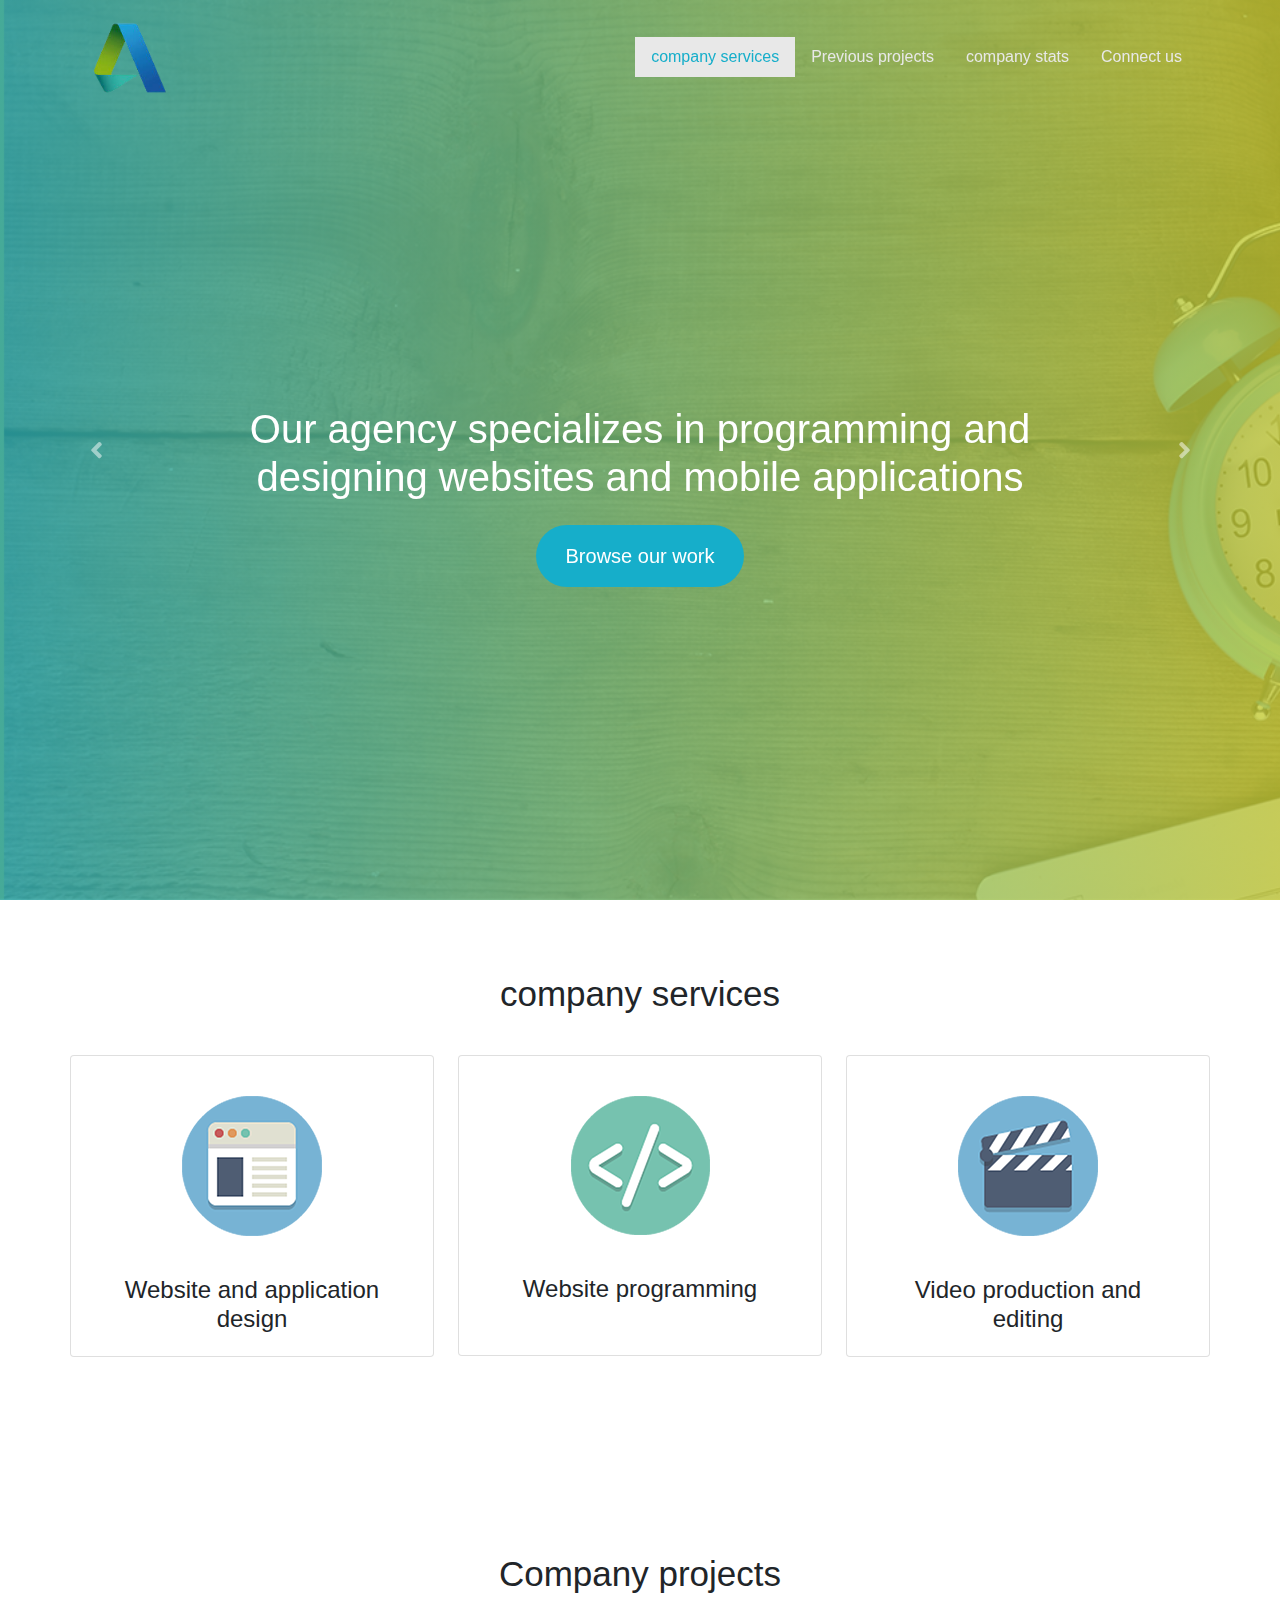
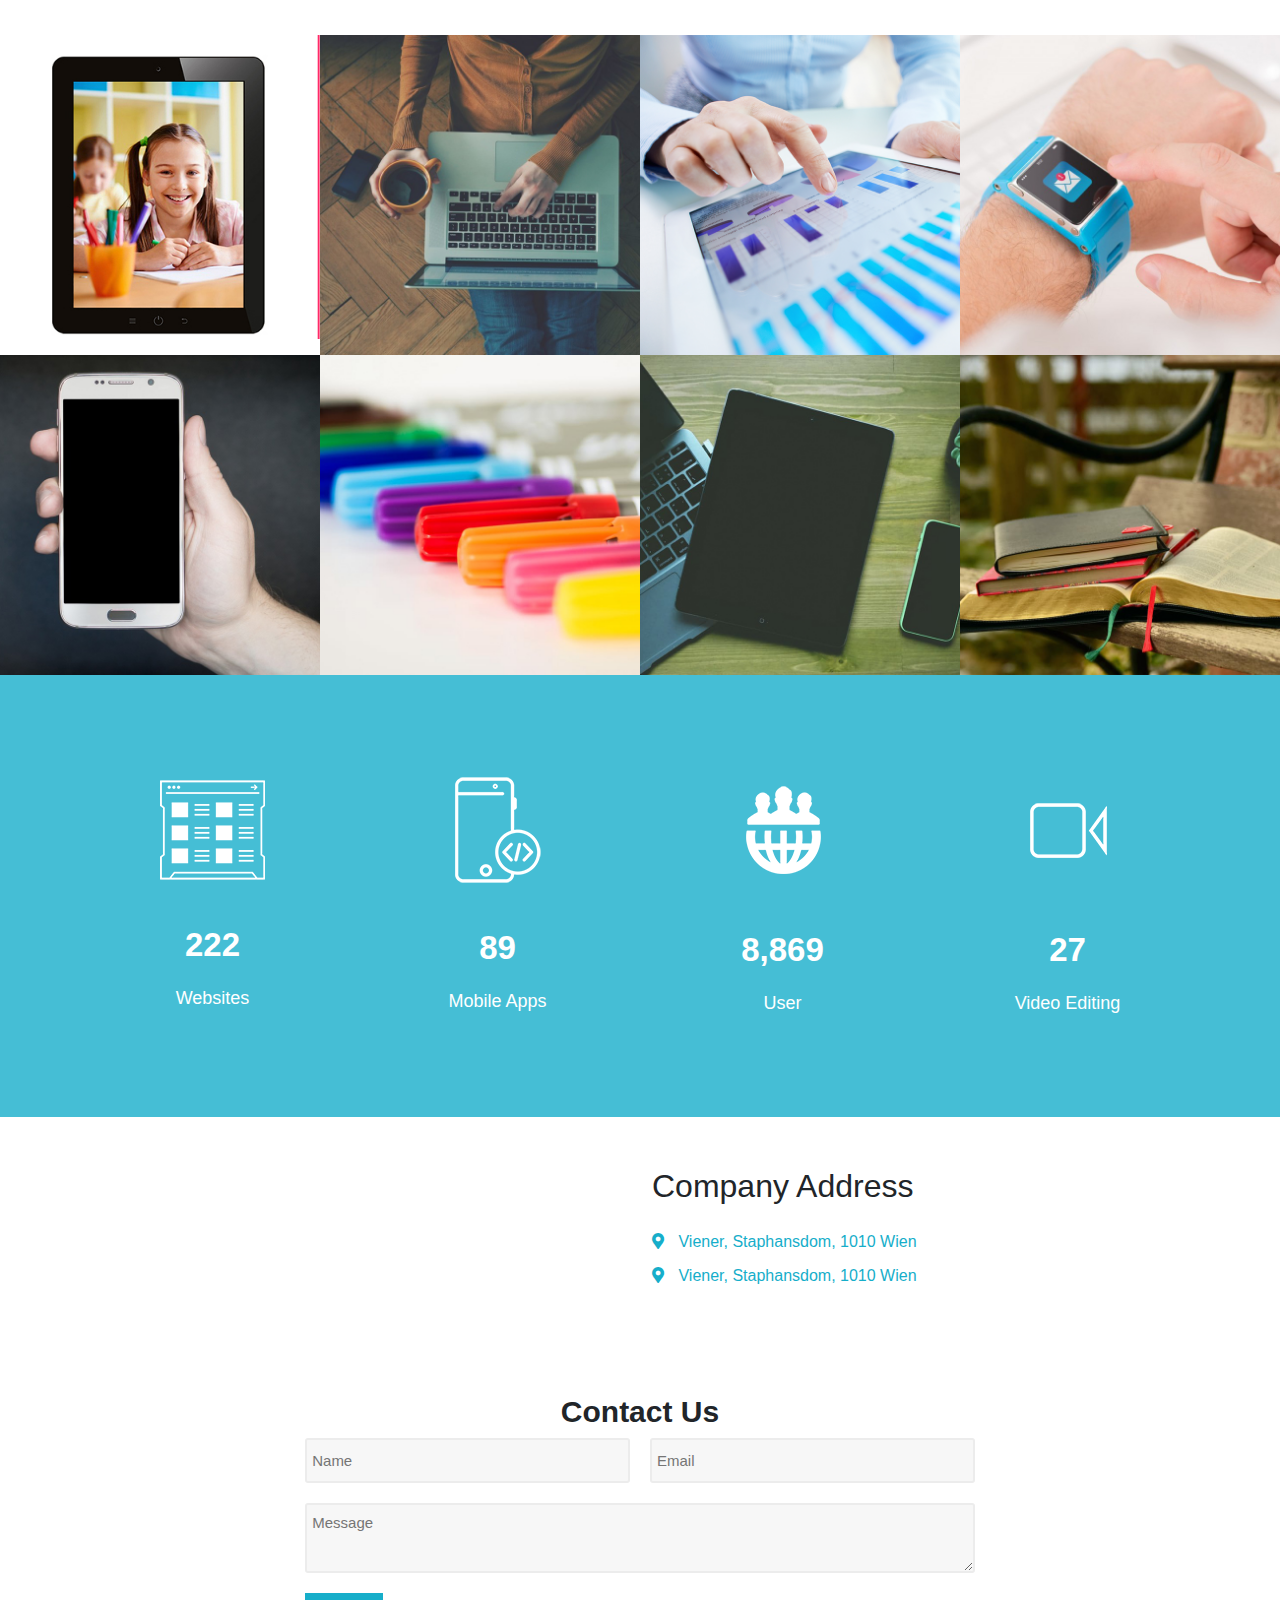
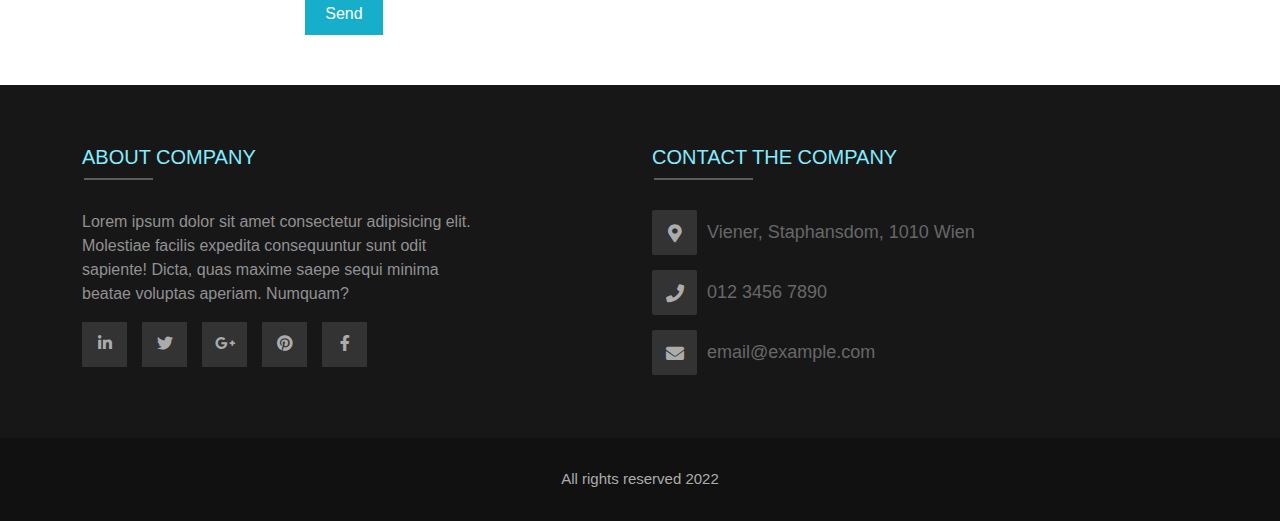
<file: firma/index.html>
<!DOCTYPE html>
<html lang="en">
<head>
    <meta charset="UTF-8">
    <meta http-equiv="X-UA-Compatible" content="IE=edge">
    <meta name="viewport" content="width=device-width, initial-scale=1.0">
    <link rel="stylesheet" href="css/all.min.css">
    <link rel="stylesheet" href="css/bootstrap.css">
    <link rel="stylesheet" href="css/normalize.css">
    <link rel="stylesheet" href="css/style.css">
    <link rel="stylesheet" href="https://cdnjs.cloudflare.com/ajax/libs/font-awesome/5.15.4/css/all.min.css" integrity="sha512-1ycn6IcaQQ40/MKBW2W4Rhis/DbILU74C1vSrLJxCq57o941Ym01SwNsOMqvEBFlcgUa6xLiPY/NS5R+E6ztJQ==" crossorigin="anonymous" referrerpolicy="no-referrer" />

    <title>agency</title>
</head>
<body data-bs-spy="scroll" data-bs-target="#navbar">
    <nav class="navbar navbar-expand-lg fixed-top" id="navbar">
        <div class="container">
          <a class="navbar-brand" href="#">
              <img src="imgs/logo.png" alt="logo">
          </a>
          <button class="navbar-toggler" type="button" data-bs-toggle="collapse" data-bs-target="#navbarSupportedContent" aria-controls="navbarSupportedContent" aria-expanded="false" aria-label="Toggle navigation">
            <i class="fas fa-bars"></i>
          </button>
          <div class="collapse navbar-collapse" id="navbarSupportedContent">
            <ul class="navbar-nav ms-auto mb-2 mb-lg-0">
              <li class="nav-item">
                <a class="nav-link active" aria-current="page" href="#services">company services</a>
              </li>
              <li class="nav-item">
                <a class="nav-link" href="#gallery">Previous projects</a>
              </li>
              <li class="nav-item">
                <a class="nav-link" href="#statistics">company stats</a>
              </li>
              <li class="nav-item">
                <a class="nav-link" href="#contacts">Connect us</a>
              </li>
            </ul>
          </div>
        </div>
      </nav>
    <header>        
        <!-- <div class="contener">
            <a href="#" class="logo">
                <img src="imgs/logo.png" alt="Logo">
            </a>

            <ul id="navbar">
                <a href="#services" class="active"> <li>company services</li></a>
                <a href="#projects"> <li>Previous projects</li></a>
                <a href="#stats"> <li>company stats</li></a>
                <a href="#connect"> <li>Connect us</li></a>
            </ul>
        </div> -->
        <div class="landing">
            <div id="carouselExampleControls" class="carousel slide" data-bs-ride="carousel">
                <div class="carousel-inner">
                  <div class="carousel-item active">
                      <div class="carousel-content">
                          <h2>Our agency specializes in programming and designing websites and mobile applications</h2>
                          <a href="#gallery">Browse our work</a>
                      </div>
                  </div>
                  <div class="carousel-item">
                    <div class="carousel-content">
                        <h2>Our agency specializes in programming and designing websites and mobile applications</h2>
                        <a href="#contacts">Contact Us</a>
                    </div>
                  </div>
                </div>
                <button class="carousel-control-prev" type="button" data-bs-target="#carouselExampleControls" data-bs-slide="prev">
                    <i class="fas fa-angle-left"></i>
                </button>
                <button class="carousel-control-next" type="button" data-bs-target="#carouselExampleControls" data-bs-slide="next">
                    <i class="fas fa-angle-right"></i>
                </button>
              </div>
        </div>
    </header>

    <main>
        <section class="services" id="services">
            <div class="contener">
                <h1 class="main-h1">company services</h1>
                <div class="row">
                    <div class="col-md-4">
                        <div class="card text-center">
                            <div class="card-img">
                                <img src="imgs/feature-1.png" alt="feature">
                            </div>
                            <div class="card-text">
                                <h4>Website and application design</h4>
                                <p>Lorem ipsum dolor sit amet consectetur adipisicing elit. Facere recusandae placeat repellendus est </p>
                            </div>
                        </div>
                    </div>
                    <div class="col-md-4">
                        <div class="card text-center">
                            <div class="card-img">
                                <img src="imgs/feature-2.png" alt="feature">
                            </div>
                            <div class="card-text">
                                <h4>Website programming</h4>
                                <p>Lorem ipsum dolor sit amet consectetur adipisicing elit. Facere recusandae placeat repellendus est </p>
                            </div>
                        </div>
                    </div>
                    <div class="col-md-4">
                        <div class="card text-center">
                            <div class="card-img">
                                <img src="imgs/feature-3.png" alt="feature">
                            </div>
                            <div class="card-text">
                                <h4>Video production and editing</h4>
                                <p>Lorem ipsum dolor sit amet consectetur adipisicing elit. Facere recusandae placeat repellendus est</p>
                            </div>
                        </div>
                    </div>
                </div>
            </div>
        </section>

        <section class="gallery" id="gallery">
            <h1 class="main-h1">Company projects</h1>
            <div class="gallery-work">
                <div class="box">
                    <a href="#img1">
                        <img src="imgs/gallery/1.jpg" alt="">
                        <div class="icon">
                            <i class="fas fa-search-plus"></i>
                        </div>
                    </a>
                    <div class="gallery-overlay" id="img1">
                        <div class="row">
                            <div class="col-md-6">
                                <div class="gallery-img">
                                    <img src="imgs/gallery/1.jpg" alt="">
                                </div>
                            </div>
                            <div class="col-md-6">
                                <div class="gallery-text">
                                    <h4>Video design for creativity foundation for web development and design</h4>
                                    <ul>
                                        <li><i class="fas fa-tags"></i></li>
                                        <li><a href=""> After Effect,</a></li>
                                        <li><a href="">Video Editing,</a></li>
                                        <li><a href="">Photoshop</a></li>
                                    </ul>
                                    <p>Lorem ipsum dolor sit amet consectetur adipisicing elit. Accusamus ipsam maiores illum totam, sed ipsum, molestias cumque aut tempore dignissimos dolor, labore animi ullam quod.</p>
                                    <a href="#" class="btn">Project visit</a>
                                    <a href="#page" class="close">x</a>
                                </div>
                            </div>
                        </div>
                    </div>
                </div>
                <div class="box">
                    <a href="#img2">
                        <img src="imgs/gallery/2.jpg" alt="">
                        <div class="icon">
                            <i class="fas fa-search-plus"></i>
                        </div>
                    </a>
                    <div class="gallery-overlay" id="img2">
                        <div class="row">
                            <div class="col-md-6">
                                <div class="gallery-img">
                                    <img src="imgs/gallery/2.jpg" alt="">
                                </div>
                            </div>
                            <div class="col-md-6">
                                <div class="gallery-text">
                                    <h4>Video design for creativity foundation for web development and design</h4>
                                    <ul>
                                        <li><i class="fas fa-tags"></i></li>
                                        <li><a href=""> After Effect,</a></li>
                                        <li><a href="">Video Editing,</a></li>
                                        <li><a href="">Photoshop</a></li>
                                    </ul>
                                    <p>Lorem ipsum dolor sit amet consectetur adipisicing elit. Accusamus ipsam maiores illum totam, sed ipsum, molestias cumque aut tempore dignissimos dolor, labore animi ullam quod.</p>
                                    <a href="#" class="btn">Project visit</a>
                                    <a href="#page" class="close">x</a>
                                </div>
                            </div>
                        </div>
                    </div>
                </div>
                <div class="box">
                    <a href="#img3">
                        <img src="imgs/gallery/3.jpg" alt="">
                        <div class="icon">
                            <i class="fas fa-search-plus"></i>
                        </div>
                    </a>
                    <div class="gallery-overlay" id="img3">
                        <div class="row">
                            <div class="col-md-6">
                                <div class="gallery-img">
                                    <img src="imgs/gallery/3.jpg" alt="">
                                </div>
                            </div>
                            <div class="col-md-6">
                                <div class="gallery-text">
                                    <h4>Video design for creativity foundation for web development and design</h4>
                                    <ul>
                                        <li><i class="fas fa-tags"></i></li>
                                        <li><a href=""> After Effect,</a></li>
                                        <li><a href="">Video Editing,</a></li>
                                        <li><a href="">Photoshop</a></li>
                                    </ul>
                                    <p>Lorem ipsum dolor sit amet consectetur adipisicing elit. Accusamus ipsam maiores illum totam, sed ipsum, molestias cumque aut tempore dignissimos dolor, labore animi ullam quod.</p>
                                    <a href="#" class="btn">Project visit</a>
                                    <a href="#page" class="close">x</a>
                                </div>
                            </div>
                        </div>
                    </div>
                </div>
                <div class="box">
                    <a href="#img4">
                        <img src="imgs/gallery/4.jpg" alt="">
                        <div class="icon">
                            <i class="fas fa-search-plus"></i>
                        </div>
                    </a>
                    <div class="gallery-overlay" id="img4">
                        <div class="row">
                            <div class="col-md-6">
                                <div class="gallery-img">
                                    <img src="imgs/gallery/4.jpg" alt="">
                                </div>
                            </div>
                            <div class="col-md-6">
                                <div class="gallery-text">
                                    <h4>Video design for creativity foundation for web development and design</h4>
                                    <ul>
                                        <li><i class="fas fa-tags"></i></li>
                                        <li><a href=""> After Effect,</a></li>
                                        <li><a href="">Video Editing,</a></li>
                                        <li><a href="">Photoshop</a></li>
                                    </ul>
                                    <p>Lorem ipsum dolor sit amet consectetur adipisicing elit. Accusamus ipsam maiores illum totam, sed ipsum, molestias cumque aut tempore dignissimos dolor, labore animi ullam quod.</p>
                                    <a href="#" class="btn">Project visit</a>
                                    <a href="#page" class="close">x</a>
                                </div>
                            </div>
                        </div>
                    </div>
                </div>
                <div class="box">
                    <a href="#img5">
                        <img src="imgs/gallery/5.jpg" alt="">
                        <div class="icon">
                            <i class="fas fa-search-plus"></i>
                        </div>
                    </a>
                    <div class="gallery-overlay" id="img5">
                        <div class="row">
                            <div class="col-md-6">
                                <div class="gallery-img">
                                    <img src="imgs/gallery/5.jpg" alt="">
                                </div>
                            </div>
                            <div class="col-md-6">
                                <div class="gallery-text">
                                    <h4>Video design for creativity foundation for web development and design</h4>
                                    <ul>
                                        <li><i class="fas fa-tags"></i></li>
                                        <li><a href=""> After Effect,</a></li>
                                        <li><a href="">Video Editing,</a></li>
                                        <li><a href="">Photoshop</a></li>
                                    </ul>
                                    <p>Lorem ipsum dolor sit amet consectetur adipisicing elit. Accusamus ipsam maiores illum totam, sed ipsum, molestias cumque aut tempore dignissimos dolor, labore animi ullam quod.</p>
                                    <a href="#" class="btn">Project visit</a>
                                    <a href="#page" class="close">x</a>
                                </div>
                            </div>
                        </div>
                    </div>
                </div>
                <div class="box">
                    <a href="#img6">
                        <img src="imgs/gallery/6.jpg" alt="">
                        <div class="icon">
                            <i class="fas fa-search-plus"></i>
                        </div>
                    </a>
                    <div class="gallery-overlay" id="img6">
                        <div class="row">
                            <div class="col-md-6">
                                <div class="gallery-img">
                                    <img src="imgs/gallery/6.jpg" alt="">
                                </div>
                            </div>
                            <div class="col-md-6">
                                <div class="gallery-text">
                                    <h4>Video design for creativity foundation for web development and design</h4>
                                    <ul>
                                        <li><i class="fas fa-tags"></i></li>
                                        <li><a href=""> After Effect,</a></li>
                                        <li><a href="">Video Editing,</a></li>
                                        <li><a href="">Photoshop</a></li>
                                    </ul>
                                    <p>Lorem ipsum dolor sit amet consectetur adipisicing elit. Accusamus ipsam maiores illum totam, sed ipsum, molestias cumque aut tempore dignissimos dolor, labore animi ullam quod.</p>
                                    <a href="#" class="btn">Project visit</a>
                                    <a href="#page" class="close">x</a>
                                </div>
                            </div>
                        </div>
                    </div>
                </div>
                <div class="box">
                    <a href="#img7">
                        <img src="imgs/gallery/7.jpg" alt="">
                        <div class="icon">
                            <i class="fas fa-search-plus"></i>
                        </div>
                    </a>
                    <div class="gallery-overlay" id="img7">
                        <div class="row">
                            <div class="col-md-6">
                                <div class="gallery-img">
                                    <img src="imgs/gallery/7.jpg" alt="">
                                </div>
                            </div>
                            <div class="col-md-6">
                                <div class="gallery-text">
                                    <h4>Video design for creativity foundation for web development and design</h4>
                                    <ul>
                                        <li><i class="fas fa-tags"></i></li>
                                        <li><a href=""> After Effect,</a></li>
                                        <li><a href="">Video Editing,</a></li>
                                        <li><a href="">Photoshop</a></li>
                                    </ul>
                                    <p>Lorem ipsum dolor sit amet consectetur adipisicing elit. Accusamus ipsam maiores illum totam, sed ipsum, molestias cumque aut tempore dignissimos dolor, labore animi ullam quod.</p>
                                    <a href="#" class="btn">Project visit</a>
                                    <a href="#page" class="close">x</a>
                                </div>
                            </div>
                        </div>
                    </div>
                </div>
                <div class="box">
                    <a href="#img8">
                        <img src="imgs/gallery/8.jpg" alt="">
                        <div class="icon">
                            <i class="fas fa-search-plus"></i>
                        </div>
                    </a>
                    <div class="gallery-overlay" id="img8">
                        <div class="row">
                            <div class="col-md-6">
                                <div class="gallery-img">
                                    <img src="imgs/gallery/8.jpg" alt="">
                                </div>
                            </div>
                            <div class="col-md-6">
                                <div class="gallery-text">
                                    <h4>Video design for creativity foundation for web development and design</h4>
                                    <ul>
                                        <li><i class="fas fa-tags"></i></li>
                                        <li><a href=""> After Effect,</a></li>
                                        <li><a href="">Video Editing,</a></li>
                                        <li><a href="">Photoshop</a></li>
                                    </ul>
                                    <p>Lorem ipsum dolor sit amet consectetur adipisicing elit. Accusamus ipsam maiores illum totam, sed ipsum, molestias cumque aut tempore dignissimos dolor, labore animi ullam quod.</p>
                                    <a href="#" class="btn">Project visit</a>
                                    <a href="#page" class="close">x</a>
                                </div>
                            </div>
                        </div>
                    </div>
                </div>
            </div>
        </section>

        <section class="statistics" id="statistics">
            <div class="overlay text-center">
                <div class="container">
                    <div class="row">
                        <div class="main-col col-md-3 col-sm-6">
                            <img src="imgs/icon1.png" alt="website">
                            <div class="count" id="website-count">

                            </div>
                            <span class="counter">Websites</span>
                        </div>
                        <div class="main-col col-md-3 col-sm-6">
                            <img src="imgs/icon2.png" alt="website">
                            <div class="count" id="app-count">

                            </div>
                            <span class="counter">Mobile Apps</span>
                        </div>
                        <div class="main-col col-md-3 col-sm-6">
                            <img src="imgs/icon3.png" alt="website">
                            <div class="count" id="user-count">

                            </div>
                            <span class="counter">User</span>
                        </div>
                        <div class="main-col col-md-3 col-sm-6">
                            <img src="imgs/icon4.png" alt="website">
                            <div class="count" id="video-count">

                            </div>
                            <span class="counter">Video Editing</span>
                        </div>
                    </div>
                </div>
            </div>
        </section>

        <section class="contacts" id="contacts">
            <div class="container">
                <div class="row">
                    <div class="col-md-6">
                        <div class="map">
                            <iframe src="https://www.google.com/maps/embed?pb=!1m18!1m12!1m3!1d1329.4385909829155!2d16.371637127030397!3d48.208981548383726!2m3!1f0!2f0!3f0!3m2!1i1024!2i768!4f13.1!3m3!1m2!1s0x476d079f47e99d0b%3A0xe3a01cc732157224!2sStephansdom%2C%201010%20Wien!5e0!3m2!1sde!2sat!4v1645805085406!5m2!1sde!2sat" style="border:0;" allowfullscreen="" loading="lazy"></iframe>
                        </div>                        
                    </div>
                    <div class="col-md-6">
                        <div class="info">
                            <h2>Company Address</h2>
                            <address><i class="fas fa-map-marker-alt"></i>
                            Viener, Staphansdom, 1010 Wien</address>
                            <address><i class="fas fa-map-marker-alt"></i>
                            Viener, Staphansdom, 1010 Wien</address>
                        </div>
                    </div>
                </div>
                <div class="row">
                    <div class="col-12">
                        <div class="contact">
                            <h2>Contact Us</h2>
                            <form>
                                <div class="del">
                                    <input type="text" placeholder="Name">
                                    <input type="email" placeholder="Email">
                                </div>
                                <textarea placeholder="Message"></textarea>
                                <input type="submit" value="Send">
                            </form>
                        </div>
                    </div>
                </div>
            </div>
        </section>
    </main>

    <footer>
        <div class="container">
            <div class="footer-up">  
                    <div class="row">
                        <div class="col-md-6 main-col-1">
                            <h5>ABOUT COMPANY</h5>
                            <p>Lorem ipsum dolor sit amet consectetur adipisicing elit. Molestiae facilis expedita consequuntur sunt odit sapiente! Dicta, quas maxime saepe sequi minima beatae voluptas aperiam. Numquam?</p>
                            <ul>
                                <li><a href="#"><i class="fab fa-linkedin-in"></i></a></li>
                                <li><a href="#"><i class="fab fa-twitter"></i></a></li>
                                <li><a href="#"><i class="fab fa-google-plus-g"></i></a></li>
                                <li><a href="#"><i class="fab fa-pinterest"></i></a></li>
                                <li><a href="#"><i class="fab fa-facebook-f"></i></a></li>
                            </ul>
                        </div>
                        <div class="col-md-6 main-col-2">
                            <h5>CONTACT THE COMPANY</h5>
                            <ul class="contact-list">
                                <li>
                                    <i class="fas fa-map-marker-alt"></i>
                                    Viener, Staphansdom, 1010 Wien
                                </li>
                                <li>
                                    <i class="fas fa-phone"></i>
                                    012 3456 7890
                                </li>
                                <li>
                                    <i class="fas fa-envelope"></i>
                                    email@example.com
                                </li>
                            </ul>
                        </div>
                    </div>
                
            </div>
        </div>
        <div class="footer-down">
            <p>All rights reserved 2022</p>
        </div>

    </footer>
    <script src="js/bootstrap.js"></script>
    <script src="js/countup.js/countUp.min.js"></script>
    <script src="js/main.js"></script>
    <script src="js/popper.min.js"></script>
</body>
</html>
</file>
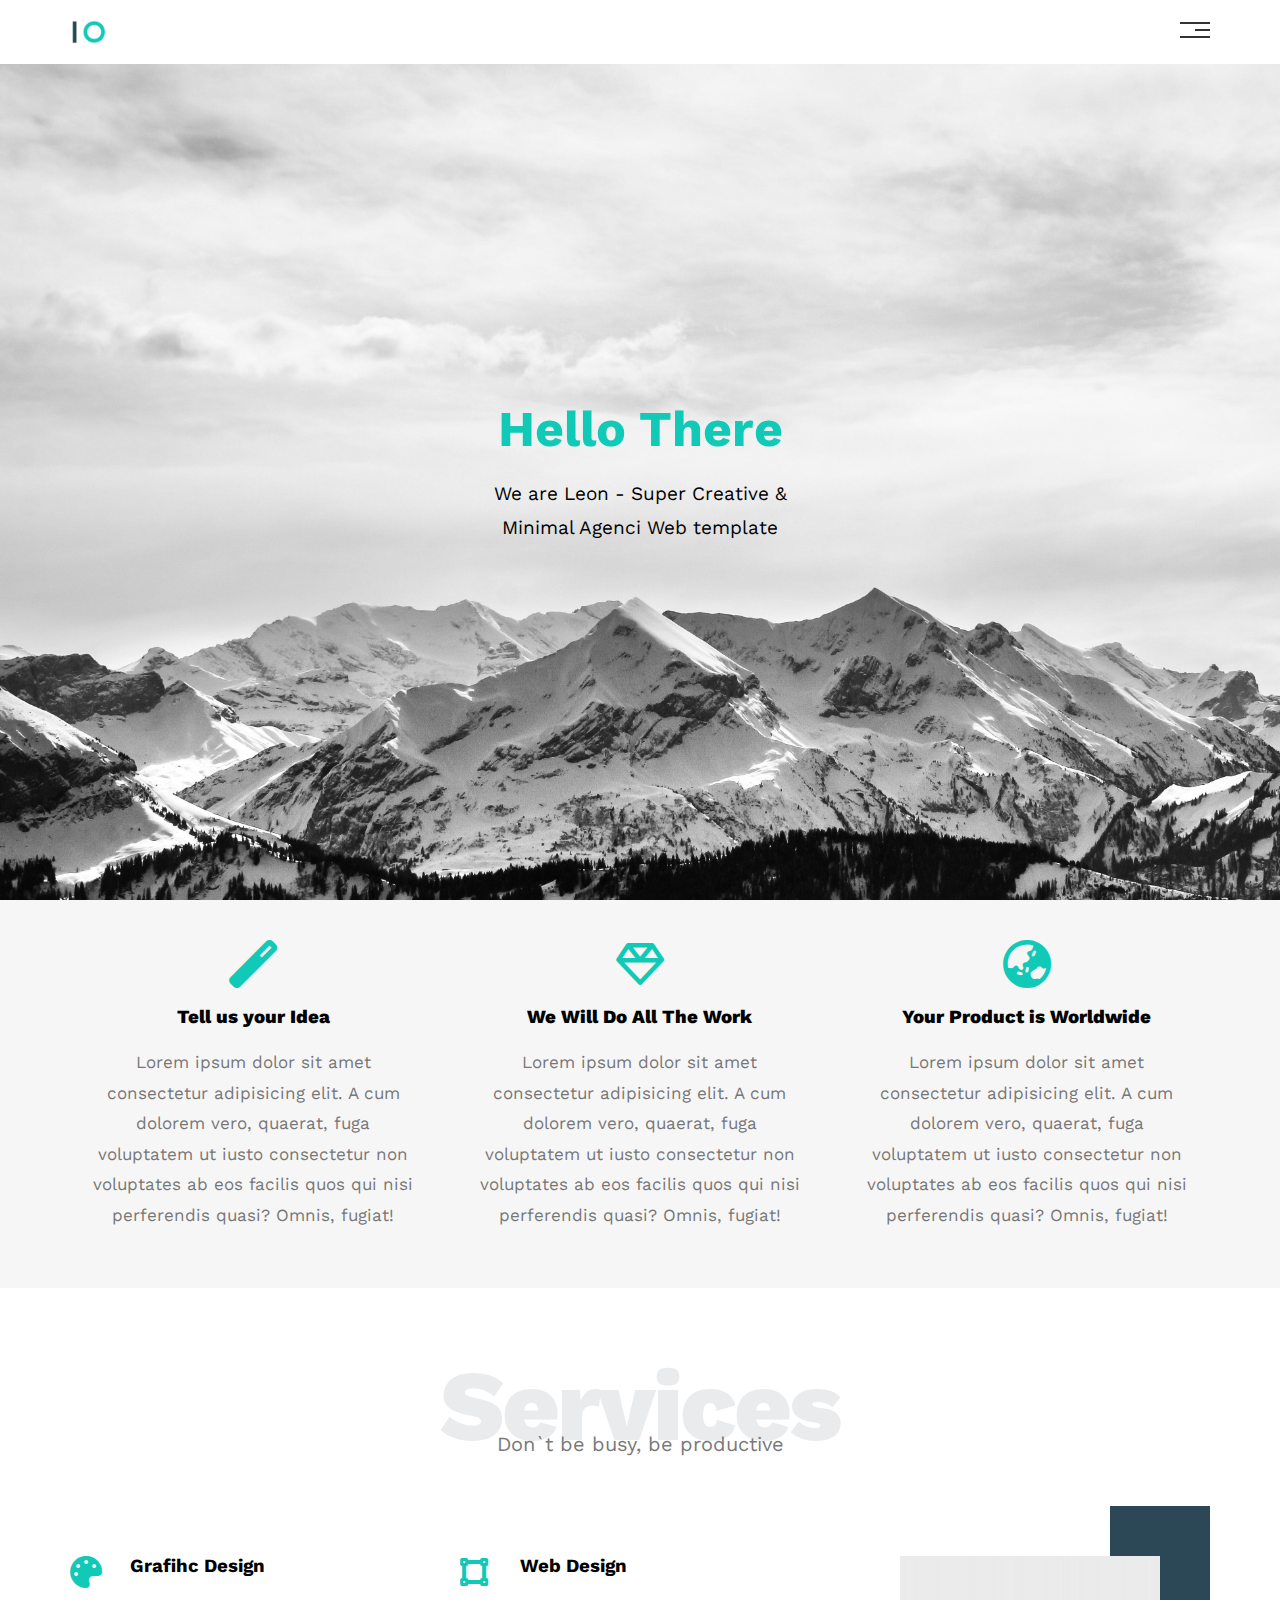
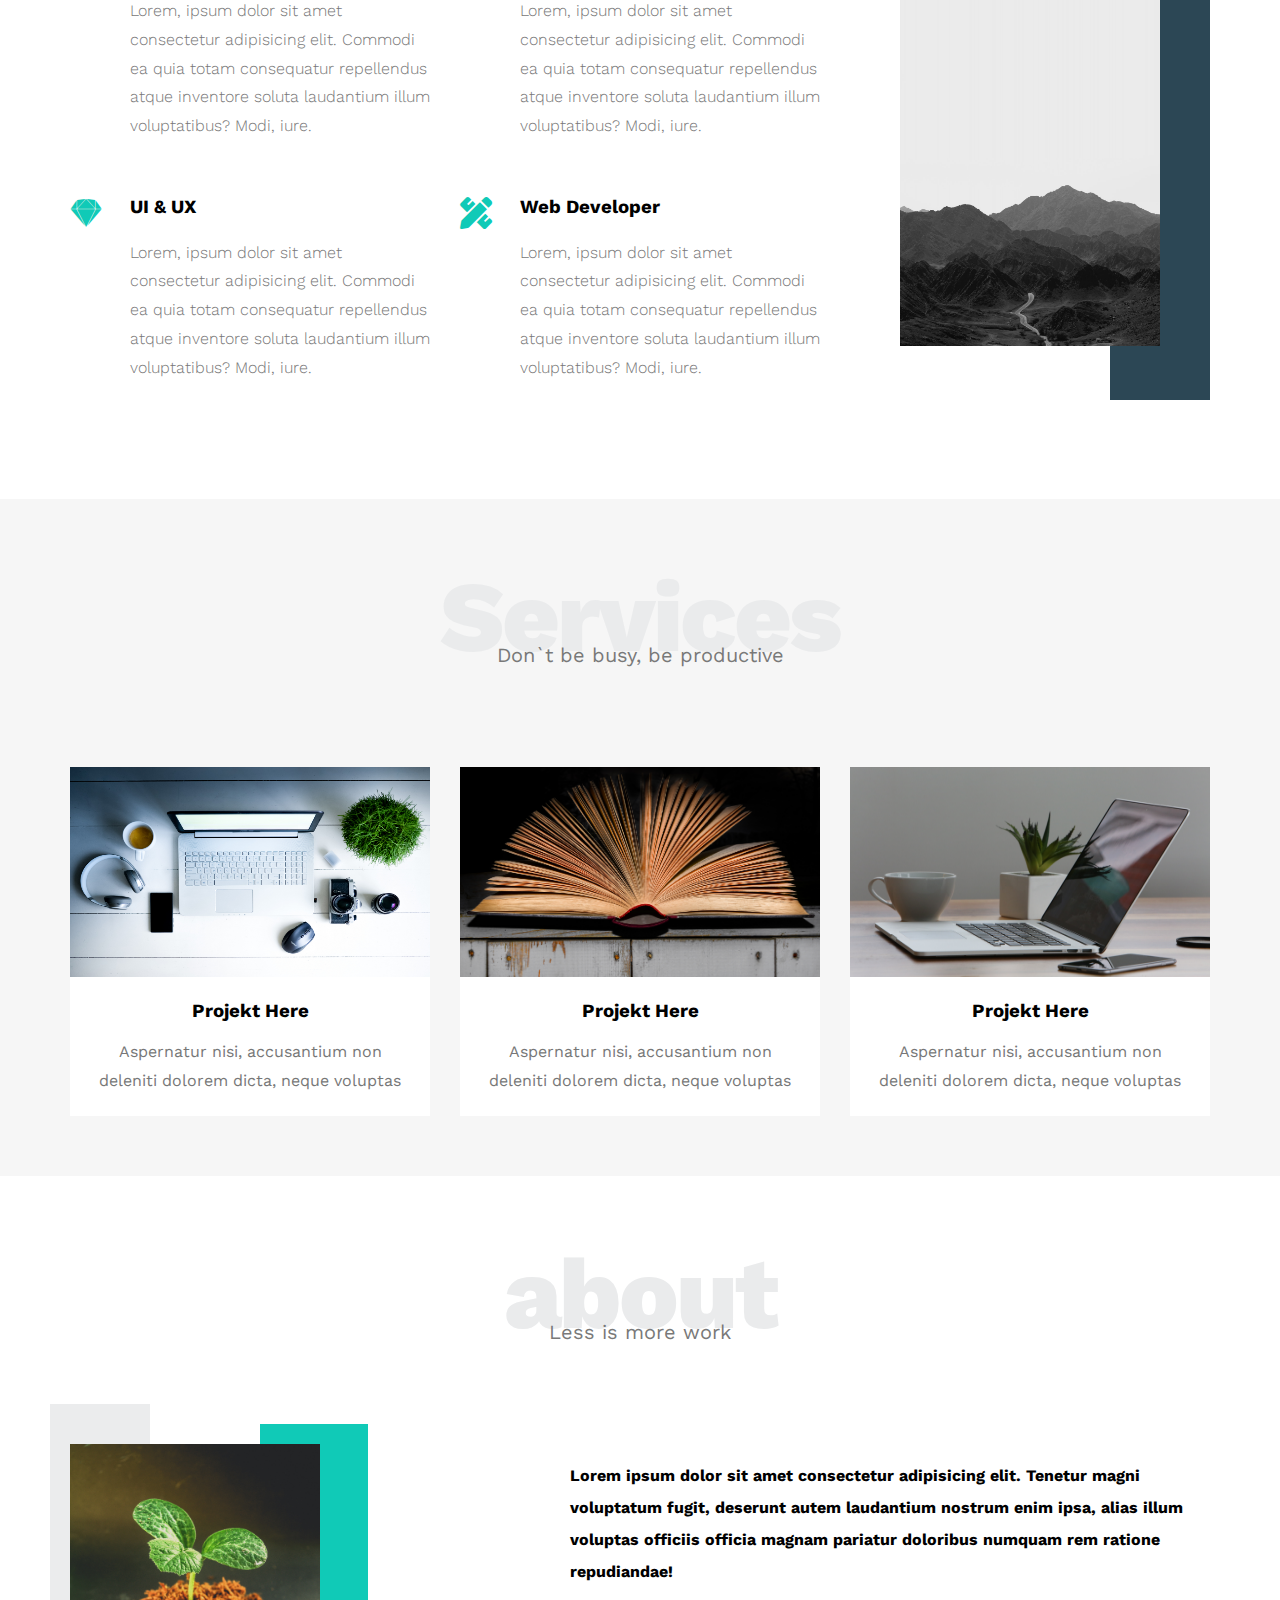
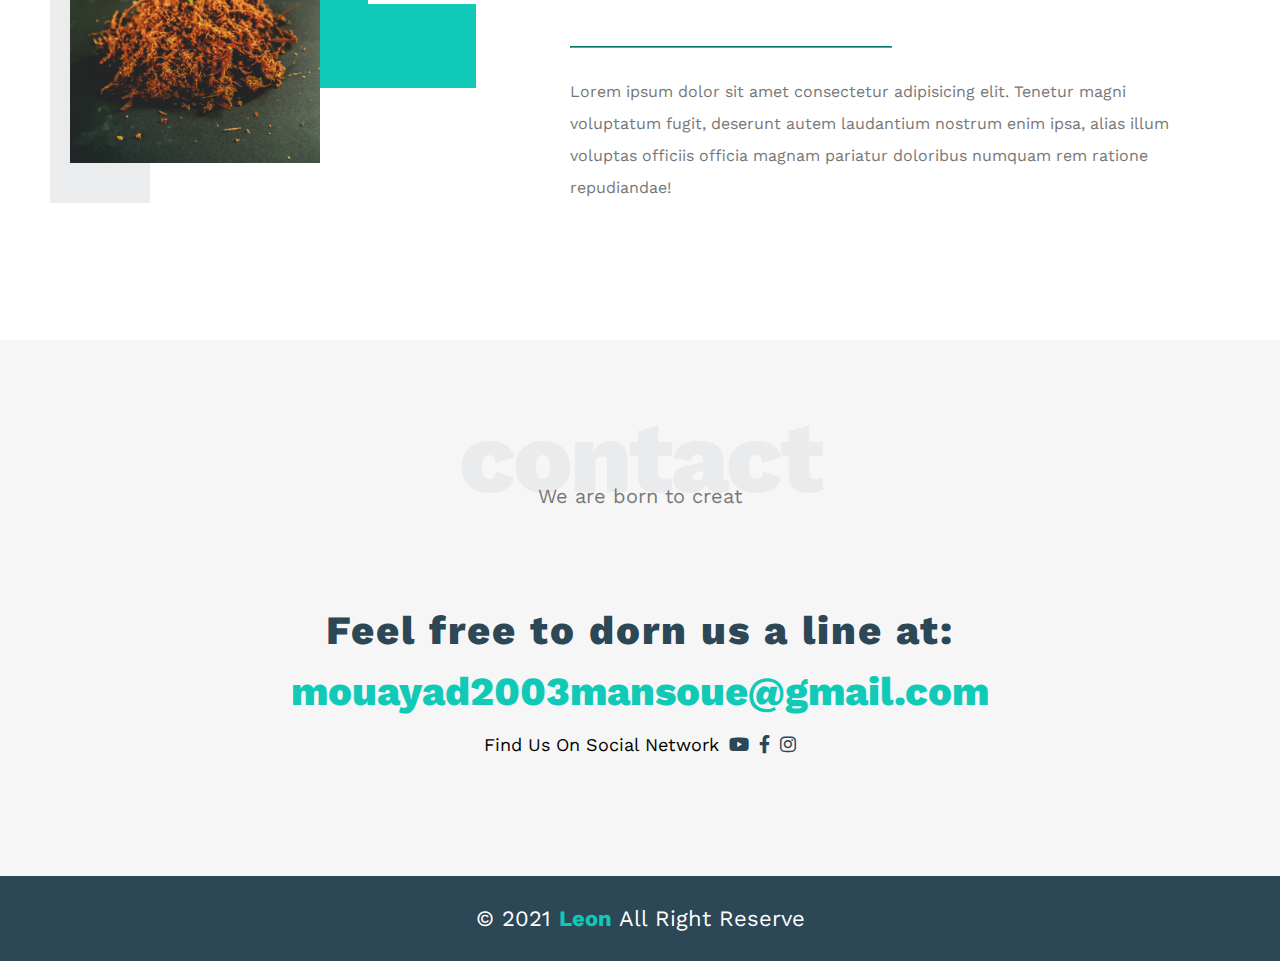
<file: Hello_there/index.html>
<!DOCTYPE html>
<html lang="en">
<head>
    <meta charset="UTF-8">
    <meta http-equiv="X-UA-Compatible" content="IE=edge">
    <meta name="viewport" content="width=device-width, initial-scale=1.0">
    <!-- css File order -->
    <link rel="stylesheet" href="css/leon.css">
    <!-- Normalize File -->
    <link rel="stylesheet" href="css/normalize.css">
    <!-- Google Fonts -->
    <link rel="preconnect" href="https://fonts.googleapis.com">
    <link rel="preconnect" href="https://fonts.gstatic.com" crossorigin>
    <link href="https://fonts.googleapis.com/css2?family=Work+Sans:wght@200;300;400;500;600;700;800&display=swap" rel="stylesheet">
    <!-- Font Awesome Library -->
    <link rel="stylesheet" href="css/all.min.css">
    <title>Design One</title>
</head>
<body>
    <!-- Start header -->
   <div class="header">
       <div class="contener">
           <img class="logo" src="imgs/logo.png" alt="">
           <div class="links">
               <span class="icon">
                   <span></span>
                   <span></span>
                   <span></span>
                </span>
                <ul>
                    <li><a href="#services">Services</a></li>
                    <li><a href="#portfolio">Prtfolio</a></li>
                    <li><a href="#about">About</a></li>
                    <li><a href="#contact">Contact</a></li>
                </ul>
           </div>
       </div>
   </div>
   <!-- End header -->
   <!-- Start landing -->
   <div class="landing">
    <div class="intro-text">
        <h1>Hello There</h1>
        <p> We are Leon - Super Creative & Minimal Agenci Web template</p>
    </div>
   </div>
   <!-- End landing -->
   <!-- Start features -->
   <div class="features">
       <div class="contener">
           <div class="feat">
            <i class="fas fa-magic fa-3x"></i>
            <h3>Tell us your Idea</h3>
            <p>Lorem ipsum dolor sit amet consectetur adipisicing elit. A cum dolorem vero, quaerat, fuga voluptatem ut iusto consectetur non voluptates ab eos facilis quos qui nisi perferendis quasi? Omnis, fugiat!</p>
           </div>
           <div class="feat">
            <i class="far fa-gem fa-3x"></i>
            <h3>We Will Do All The Work</h3>
            <p>Lorem ipsum dolor sit amet consectetur adipisicing elit. A cum dolorem vero, quaerat, fuga voluptatem ut iusto consectetur non voluptates ab eos facilis quos qui nisi perferendis quasi? Omnis, fugiat!</p>
           </div>
           <div class="feat">
            <i class="fas fa-globe-asia fa-3x"></i>
            <h3>Your Product is Worldwide</h3>
            <p>Lorem ipsum dolor sit amet consectetur adipisicing elit. A cum dolorem vero, quaerat, fuga voluptatem ut iusto consectetur non voluptates ab eos facilis quos qui nisi perferendis quasi? Omnis, fugiat!</p>
           </div>
       </div>
   </div>
   <!-- End features -->
   <!-- Start services -->
   <div class="services" id="services">
       <div class="contener">        
            <h2 class="special-heading">Services</h2>
            <p>Don`t be busy, be productive</p>   
            <div class="services-conent">
                <div class="col">
                    <!--Start Services  -->
                    <div class="srv">
                        <i class="fas fa-palette fa-2x"></i>
                        <div class="text">
                            <h3>Grafihc Design</h3>
                            <p>Lorem, ipsum dolor sit amet consectetur adipisicing elit. Commodi ea quia totam consequatur repellendus atque inventore soluta laudantium illum voluptatibus? Modi, iure.</p>
                        </div>
                    </div>
                    <div class="srv">
                        <i class="fab fa-sketch fa-2x"></i>
                        <div class="text">
                            <h3>UI & UX</h3>
                            <p>Lorem, ipsum dolor sit amet consectetur adipisicing elit. Commodi ea quia totam consequatur repellendus atque inventore soluta laudantium illum voluptatibus? Modi, iure.</p>
                        </div>
                    </div>
                    <!--End Services  -->
                </div>
                <div class="col">
                    <!--Start Services  -->
                    <div class="srv">
                        <i class="fas fa-vector-square fa-2x"></i>
                        <div class="text">
                            <h3>Web Design</h3>
                            <p>Lorem, ipsum dolor sit amet consectetur adipisicing elit. Commodi ea quia totam consequatur repellendus atque inventore soluta laudantium illum voluptatibus? Modi, iure.</p>
                        </div>
                    </div>
                    <div class="srv">
                        <i class="fas fa-pencil-ruler fa-2x"></i>
                        <div class="text">
                            <h3>Web Developer</h3>
                            <p>Lorem, ipsum dolor sit amet consectetur adipisicing elit. Commodi ea quia totam consequatur repellendus atque inventore soluta laudantium illum voluptatibus? Modi, iure.</p>
                        </div>
                    </div>
                    <!--End Services  -->
                </div>  
                <div class="col">
                    <div class="img img-column">
                        <img src="imgs/berg-klein.jpg" alt="img.berg">
                    </div>
                </div>              
            </div>    
       </div>
   </div>
   <!-- End services -->
   <!-- Start prtfolio -->  
   
   <!-- End portfolio -->
   <div class="portfolio" id="portfolio">
    <div class="contener">        
         <h2 class="special-heading">Services</h2>
         <p>Don`t be busy, be productive</p>   
         <div class="portfolio-conent">
            <div class="card">
                <img src="imgs/laptop.jpg" alt="">
                <div class="info">
                    <h3>Projekt Here</h3>
                    <p> Aspernatur nisi, accusantium non deleniti dolorem dicta, neque voluptas </p>
                </div>
            </div>
            <div class="card">
                <img src="imgs/buch.jpg" alt="">
                <div class="info">
                    <h3>Projekt Here</h3>
                    <p> Aspernatur nisi, accusantium non deleniti dolorem dicta, neque voluptas </p>
                </div>
            </div>
            <div class="card">
                <img src="imgs/laptop2.jpg" alt="">
                <div class="info">
                    <h3>Projekt Here</h3>
                    <p> Aspernatur nisi, accusantium non deleniti dolorem dicta, neque voluptas </p>
                </div>
            </div>
                 
             </div>              
         </div>    
    </div>
</div>
<!-- Start about -->
<div class="about" id="about">
    <div class="contener">        
         <h2 class="special-heading">about</h2>
         <p>Less is more work</p>   
         <div class="about-conent">
             <div class="imges">
                <img src="imgs/about.jpg" alt="">
             </div>
             <div class="text">
                <p>Lorem ipsum dolor sit amet consectetur adipisicing elit. Tenetur magni voluptatum fugit, deserunt autem laudantium nostrum enim ipsa, alias illum voluptas officiis officia magnam pariatur doloribus numquam rem ratione repudiandae!</p>
                <hr>
                <p>Lorem ipsum dolor sit amet consectetur adipisicing elit. Tenetur magni voluptatum fugit, deserunt autem laudantium nostrum enim ipsa, alias illum voluptas officiis officia magnam pariatur doloribus numquam rem ratione repudiandae!</p>
             </div>                 
             </div>              
         </div>    
    </div>
</div>

 <!-- End about -->
<!-- start contact -->
<div class="contact" id="contact">
    <div class="contener">
        <h2 class="special-heading">contact</h2>
        <p>We are born to creat</p>
        <div class="info">
            <p class="label">Feel free to dorn us a line at:</p>
            <a href="mailto:mouayad2003mansoue@gmail.com?subject=Contact" class="link">mouayad2003mansoue@gmail.com</a>
            <div class="social">
                Find Us On Social Network
                <i class="fab fa-youtube"></i>
                <i class="fab fa-facebook-f"></i>
                <i class="fab fa-instagram"></i>
            </div>
        </div>
    </div>
</div>
<!-- end contact -->
<!--start Footer  -->
<div class="footer">&copy; 2021 <span>Leon</span> All Right Reserve</div>
<!--end Footer  -->





   <script type="text/javascript" src="js/jquery-3.4.1.min.js"></script>
	<script>
	$(document).ready(function(){

                $(".links").click(function(){
                        $("ul").toggle()
                });

                
	});
	</script>

    
</body>
   
</html>
</file>
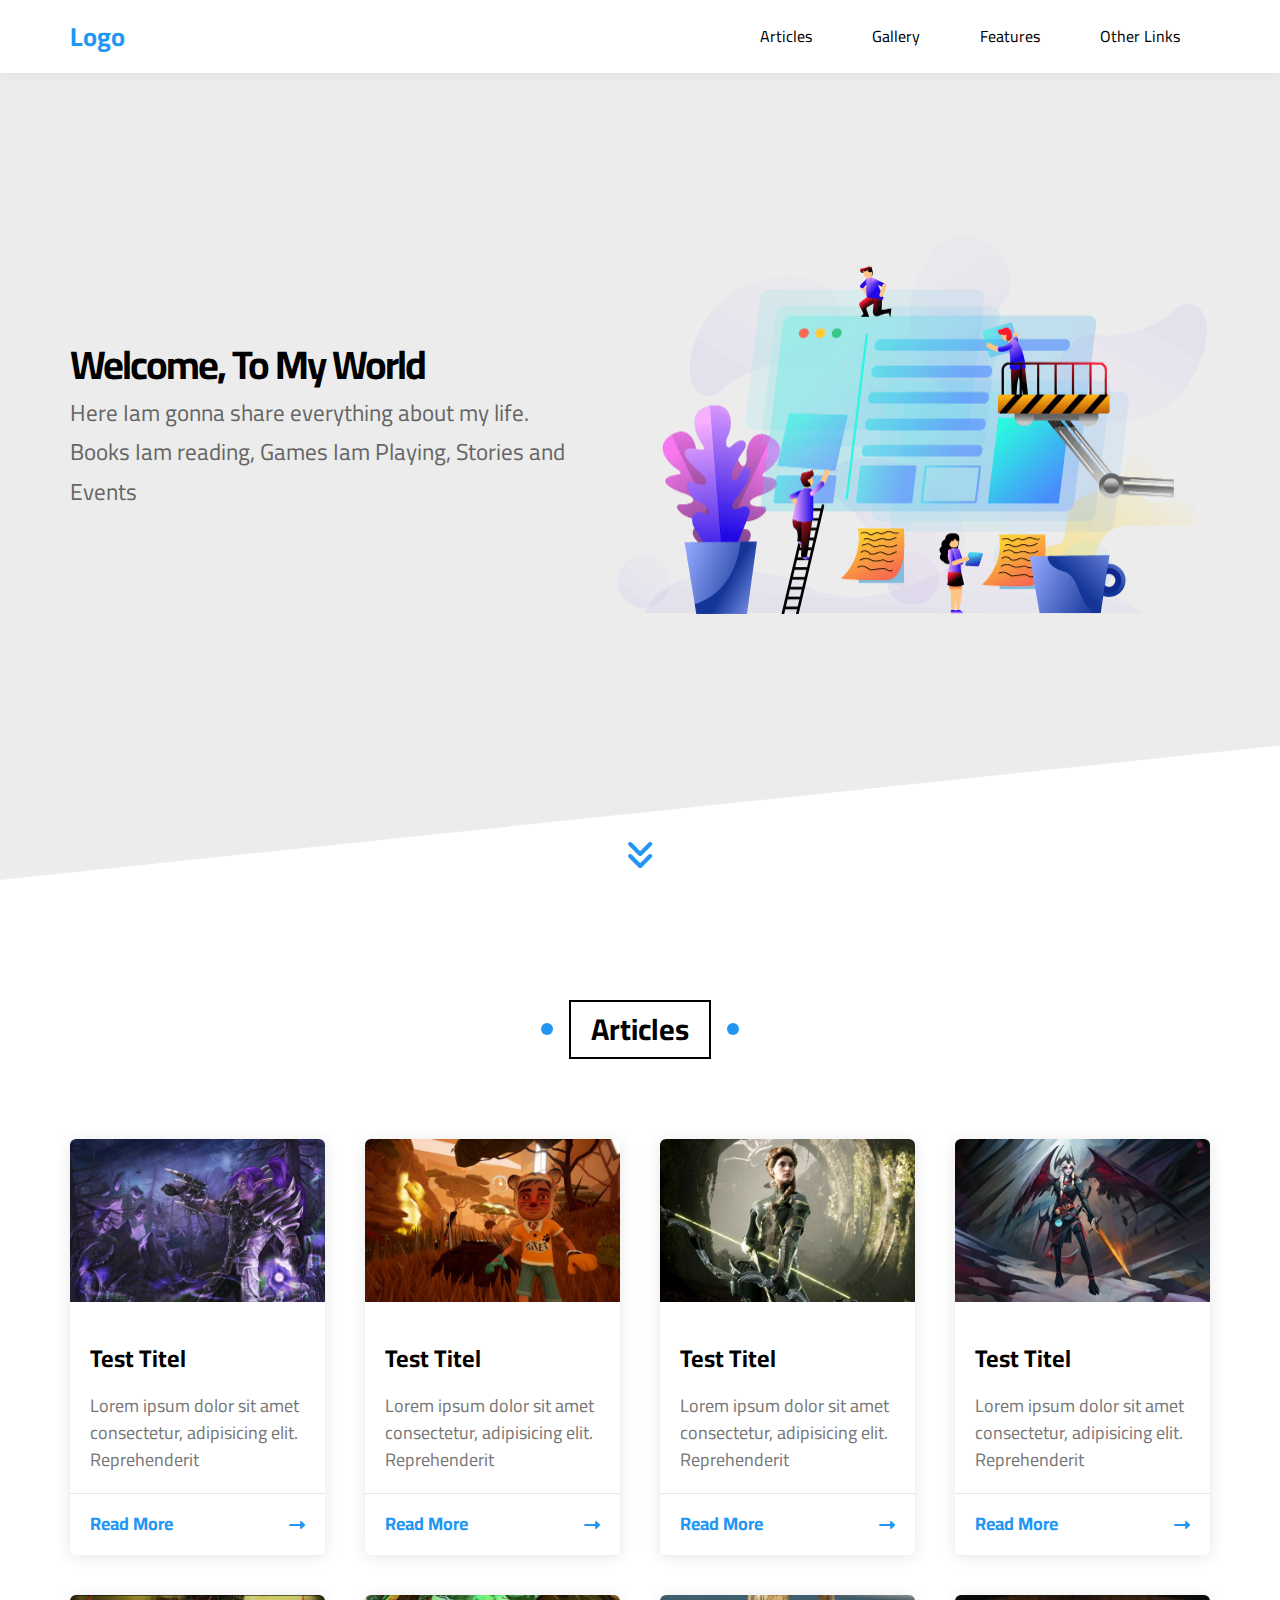
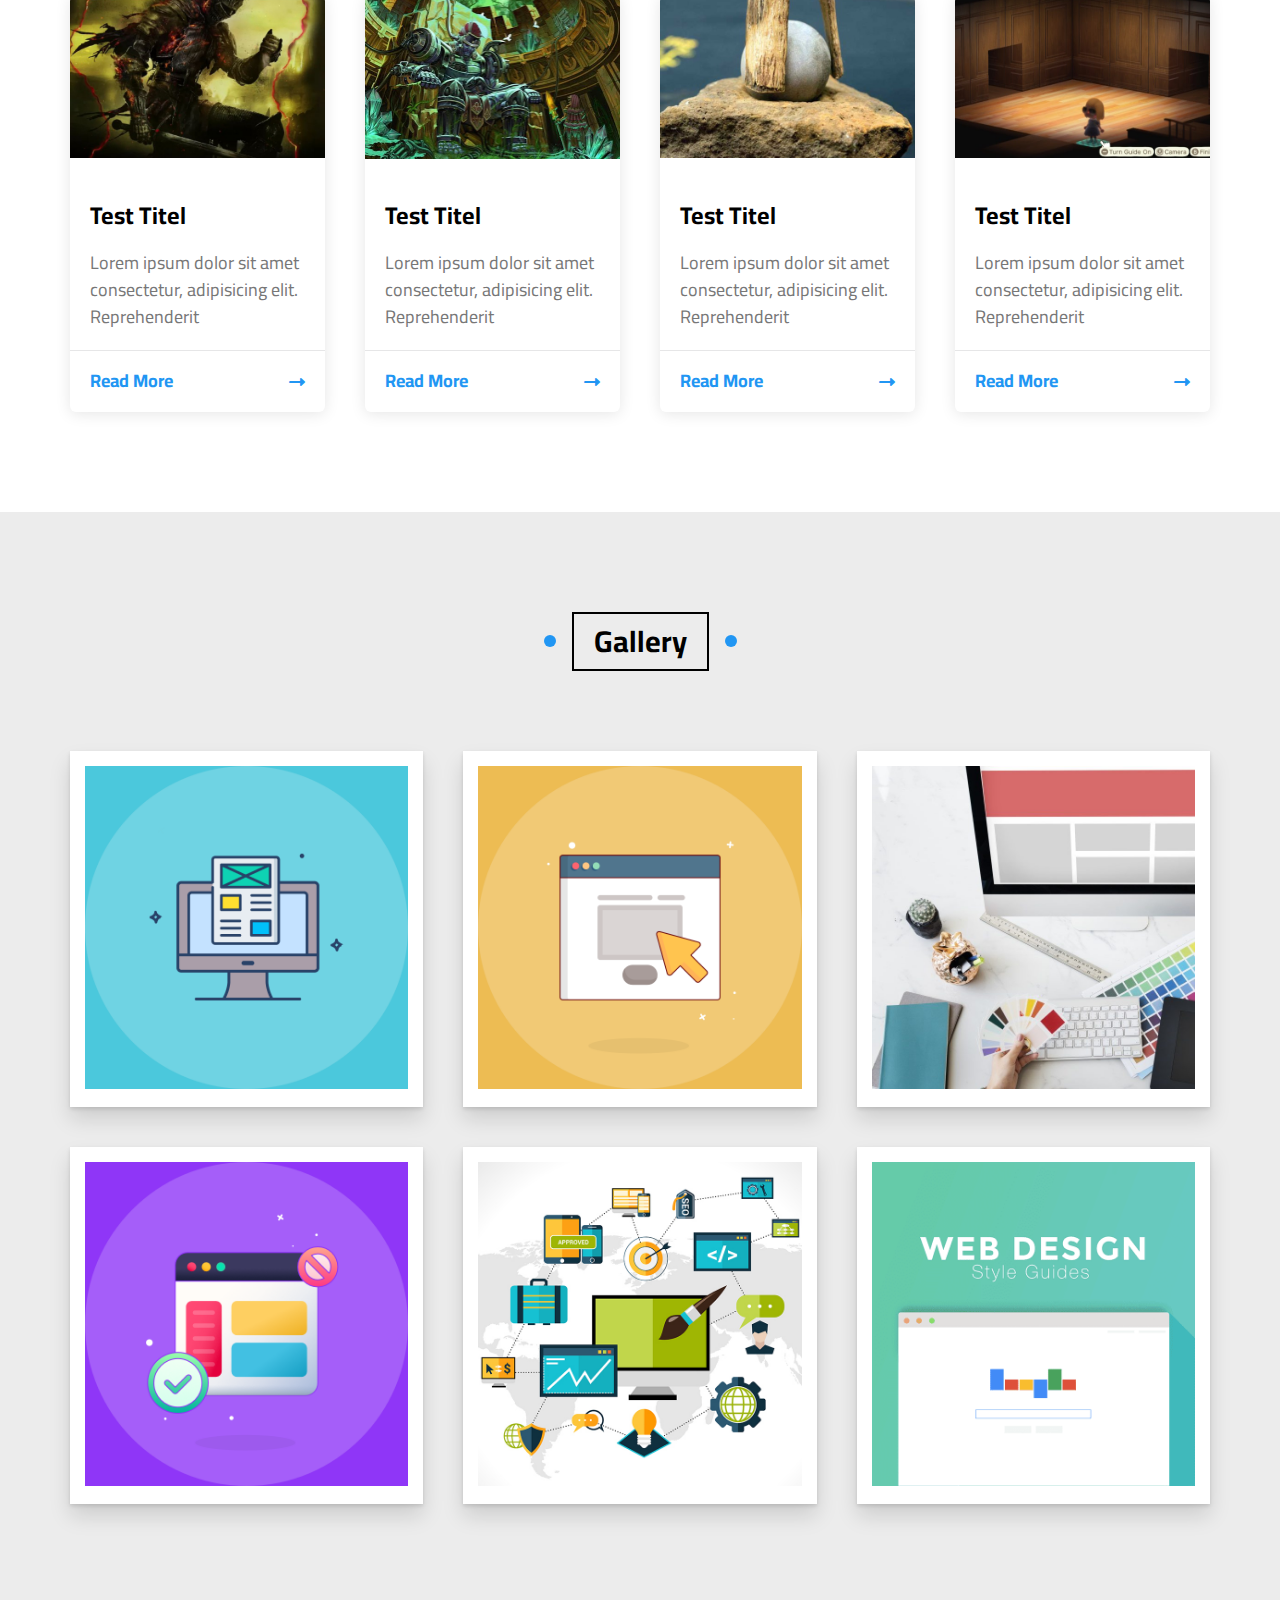
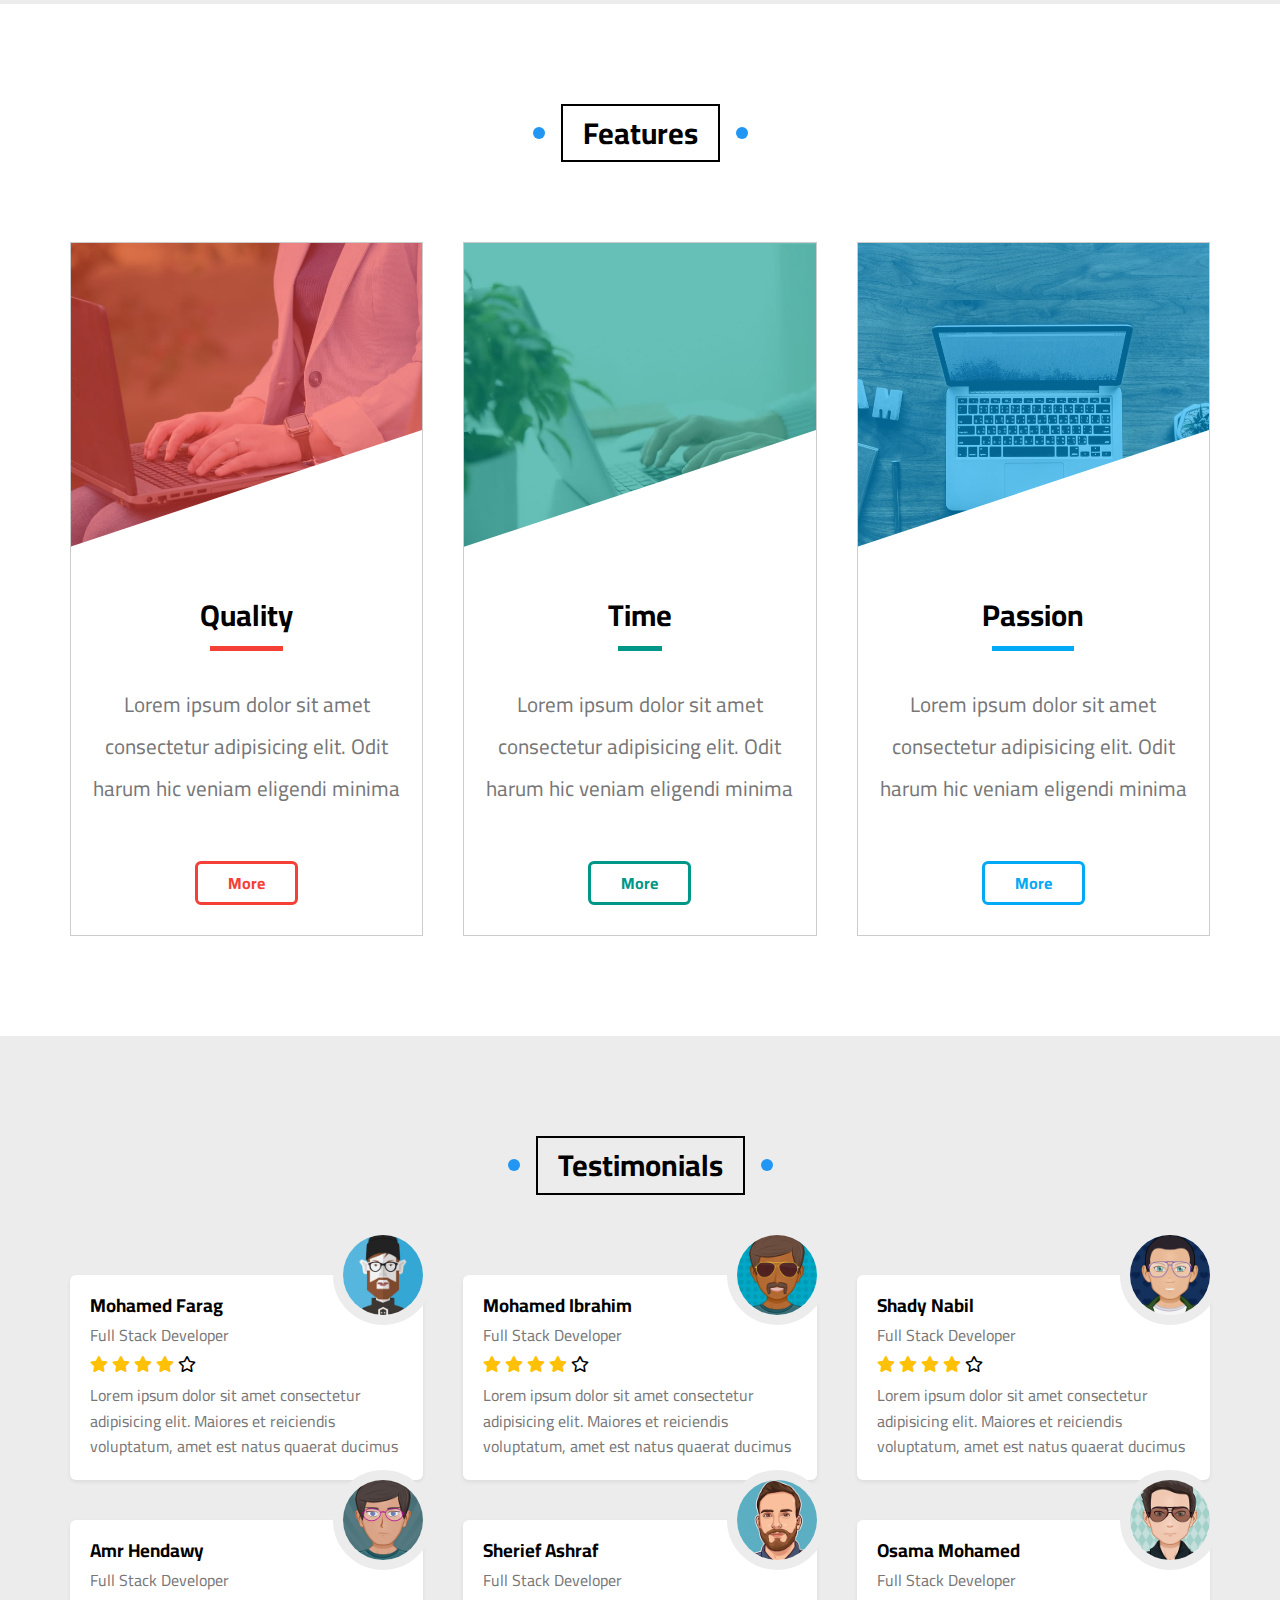
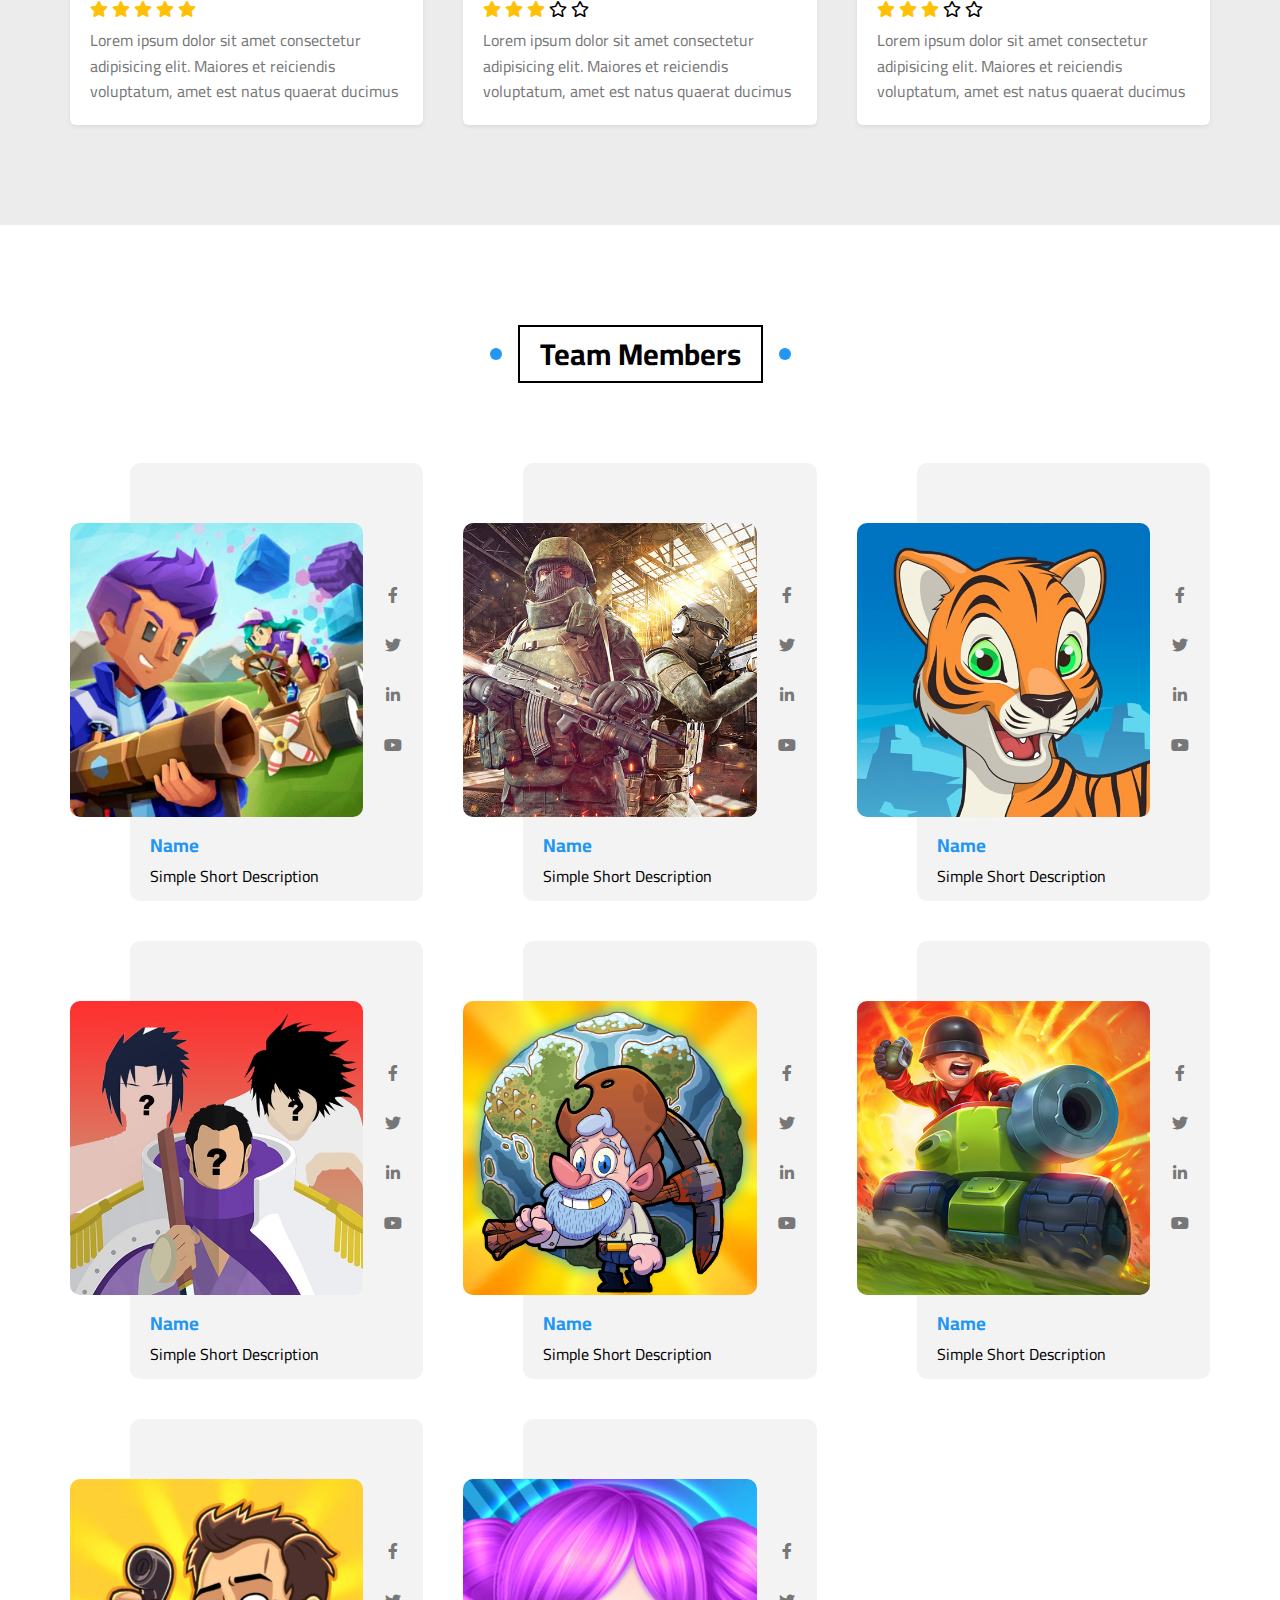
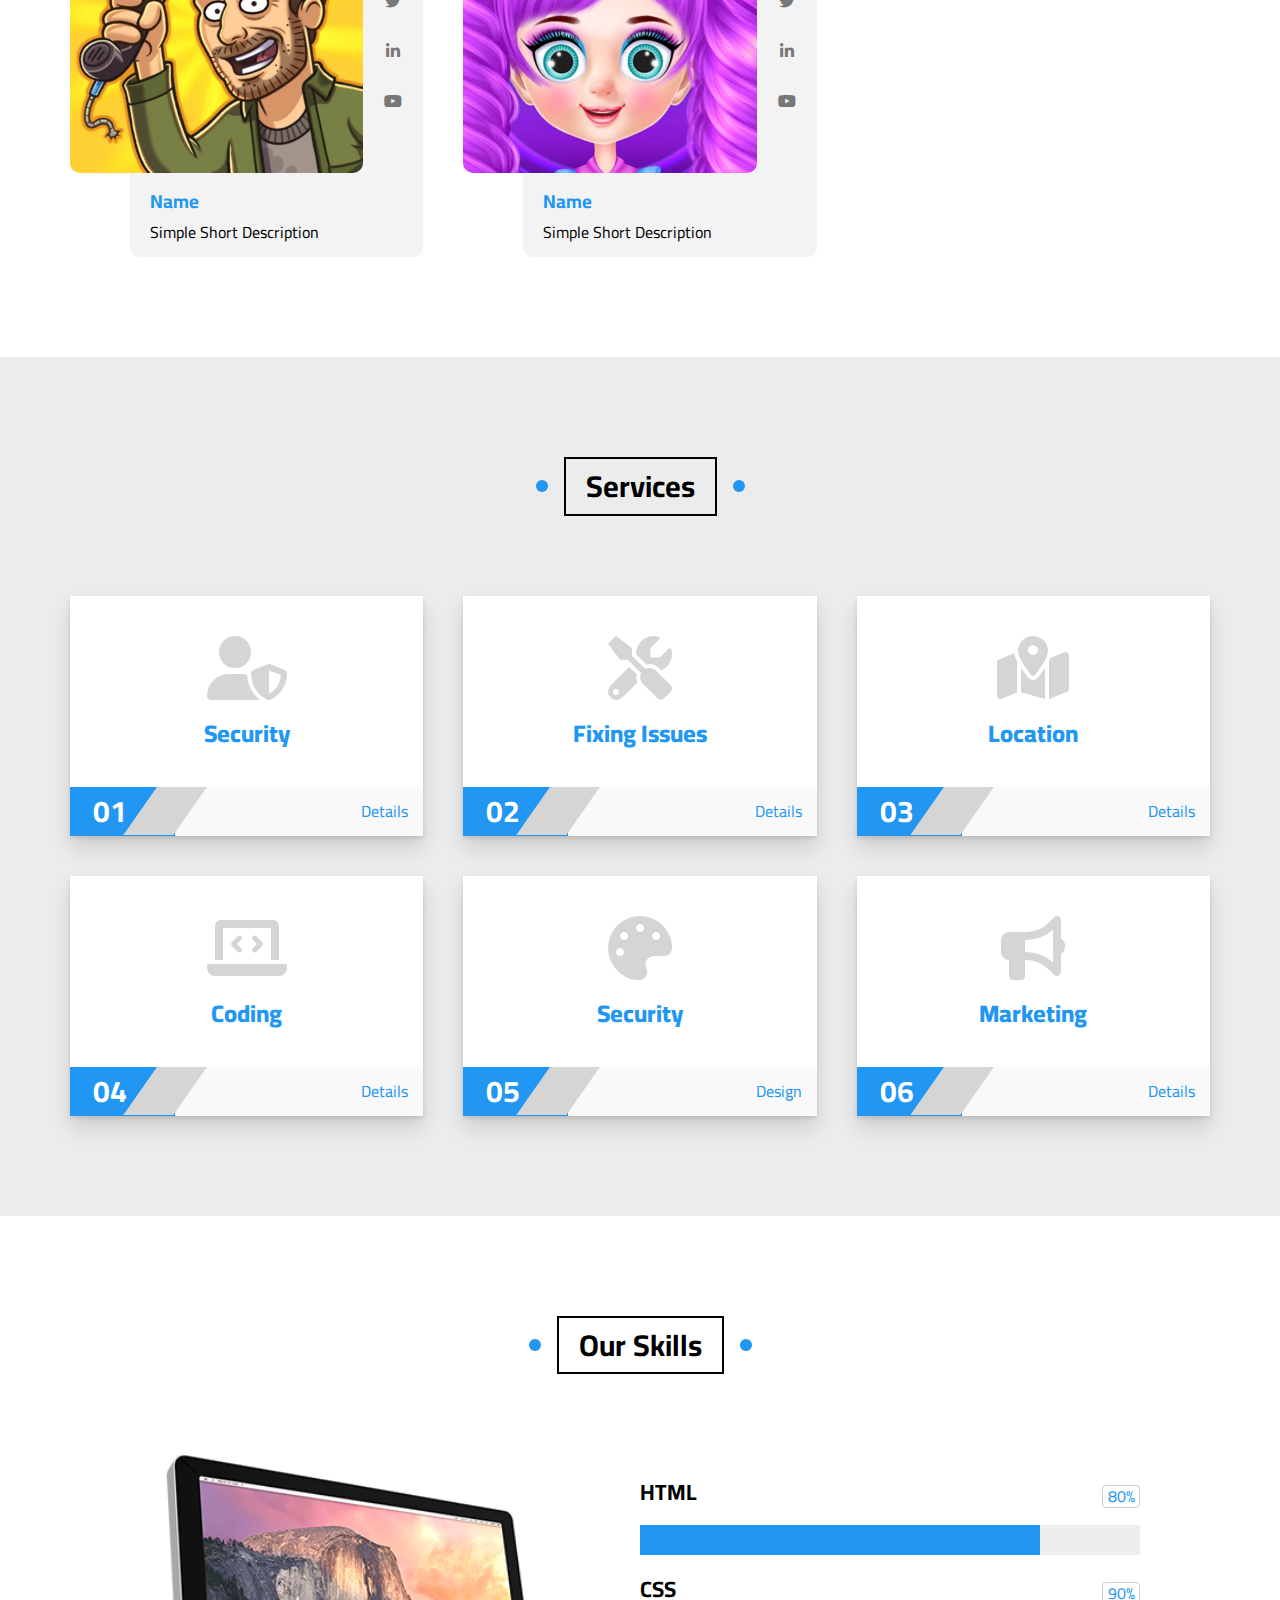
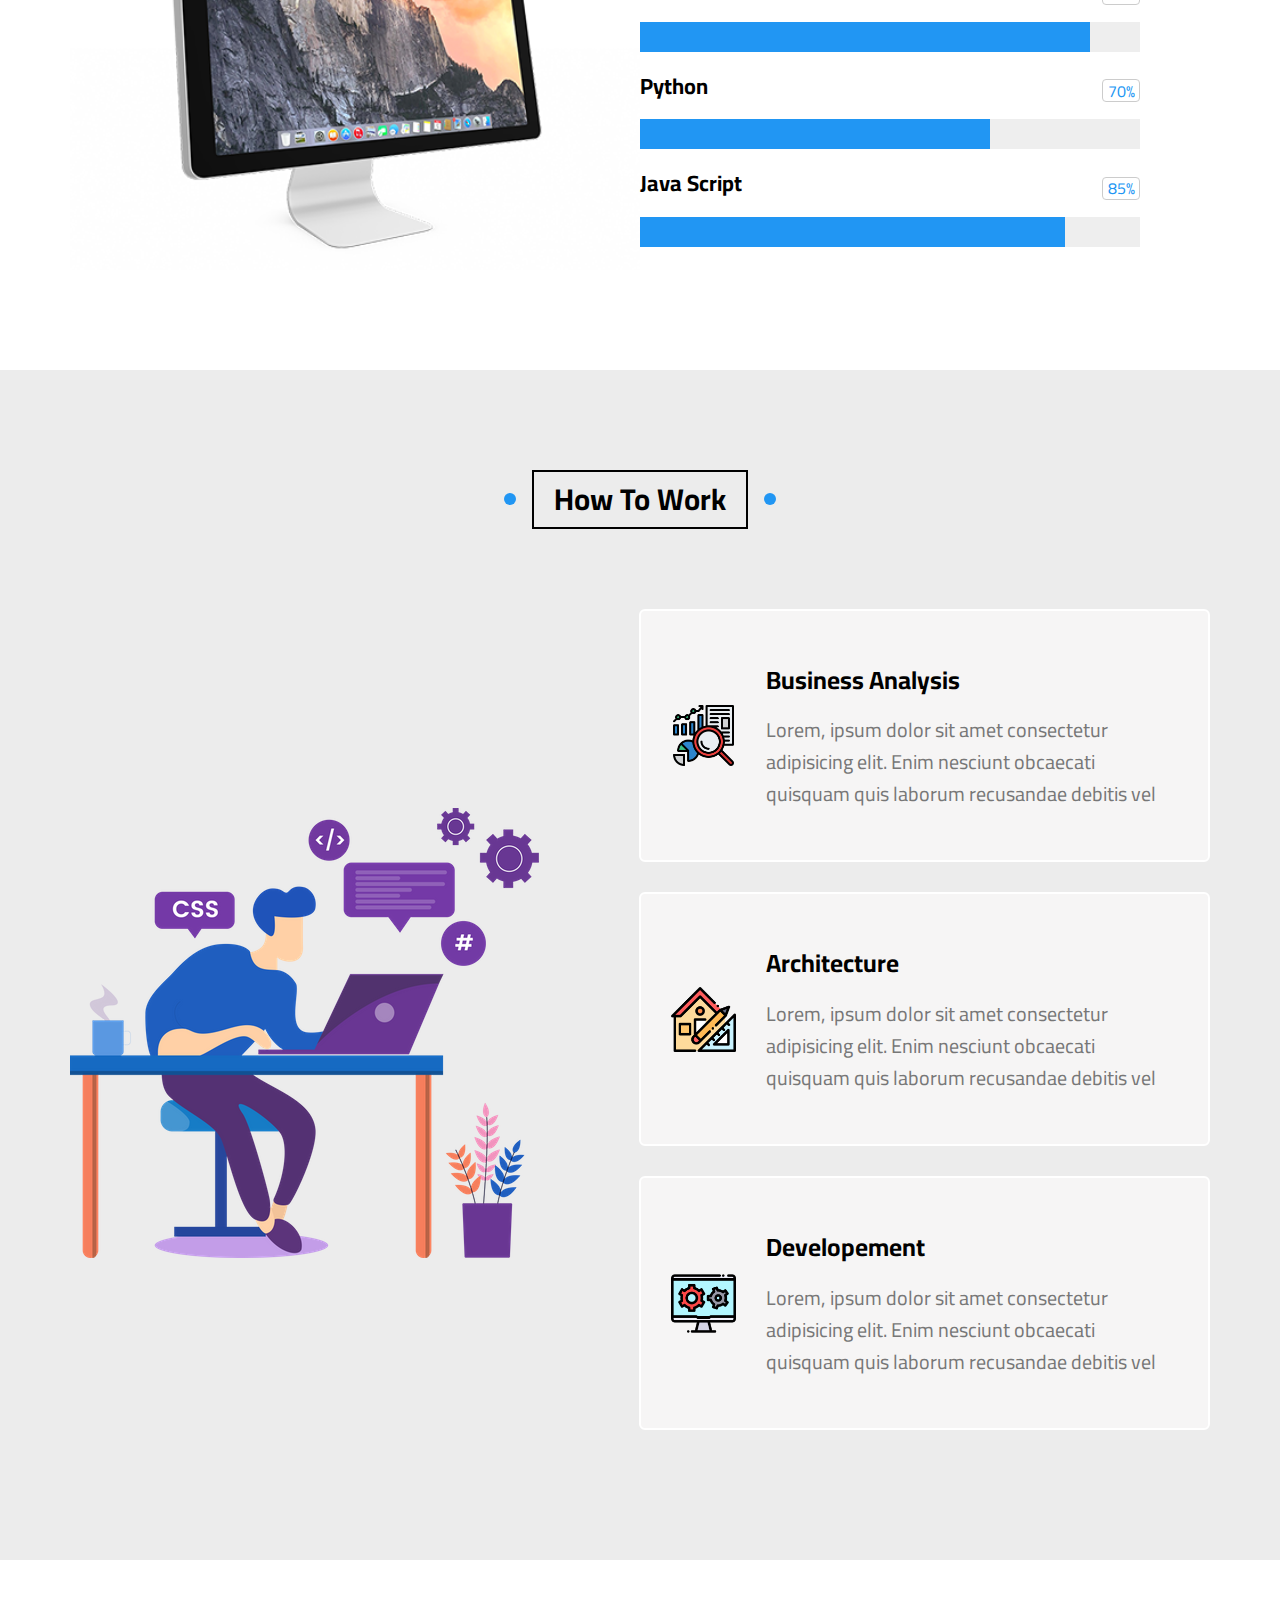
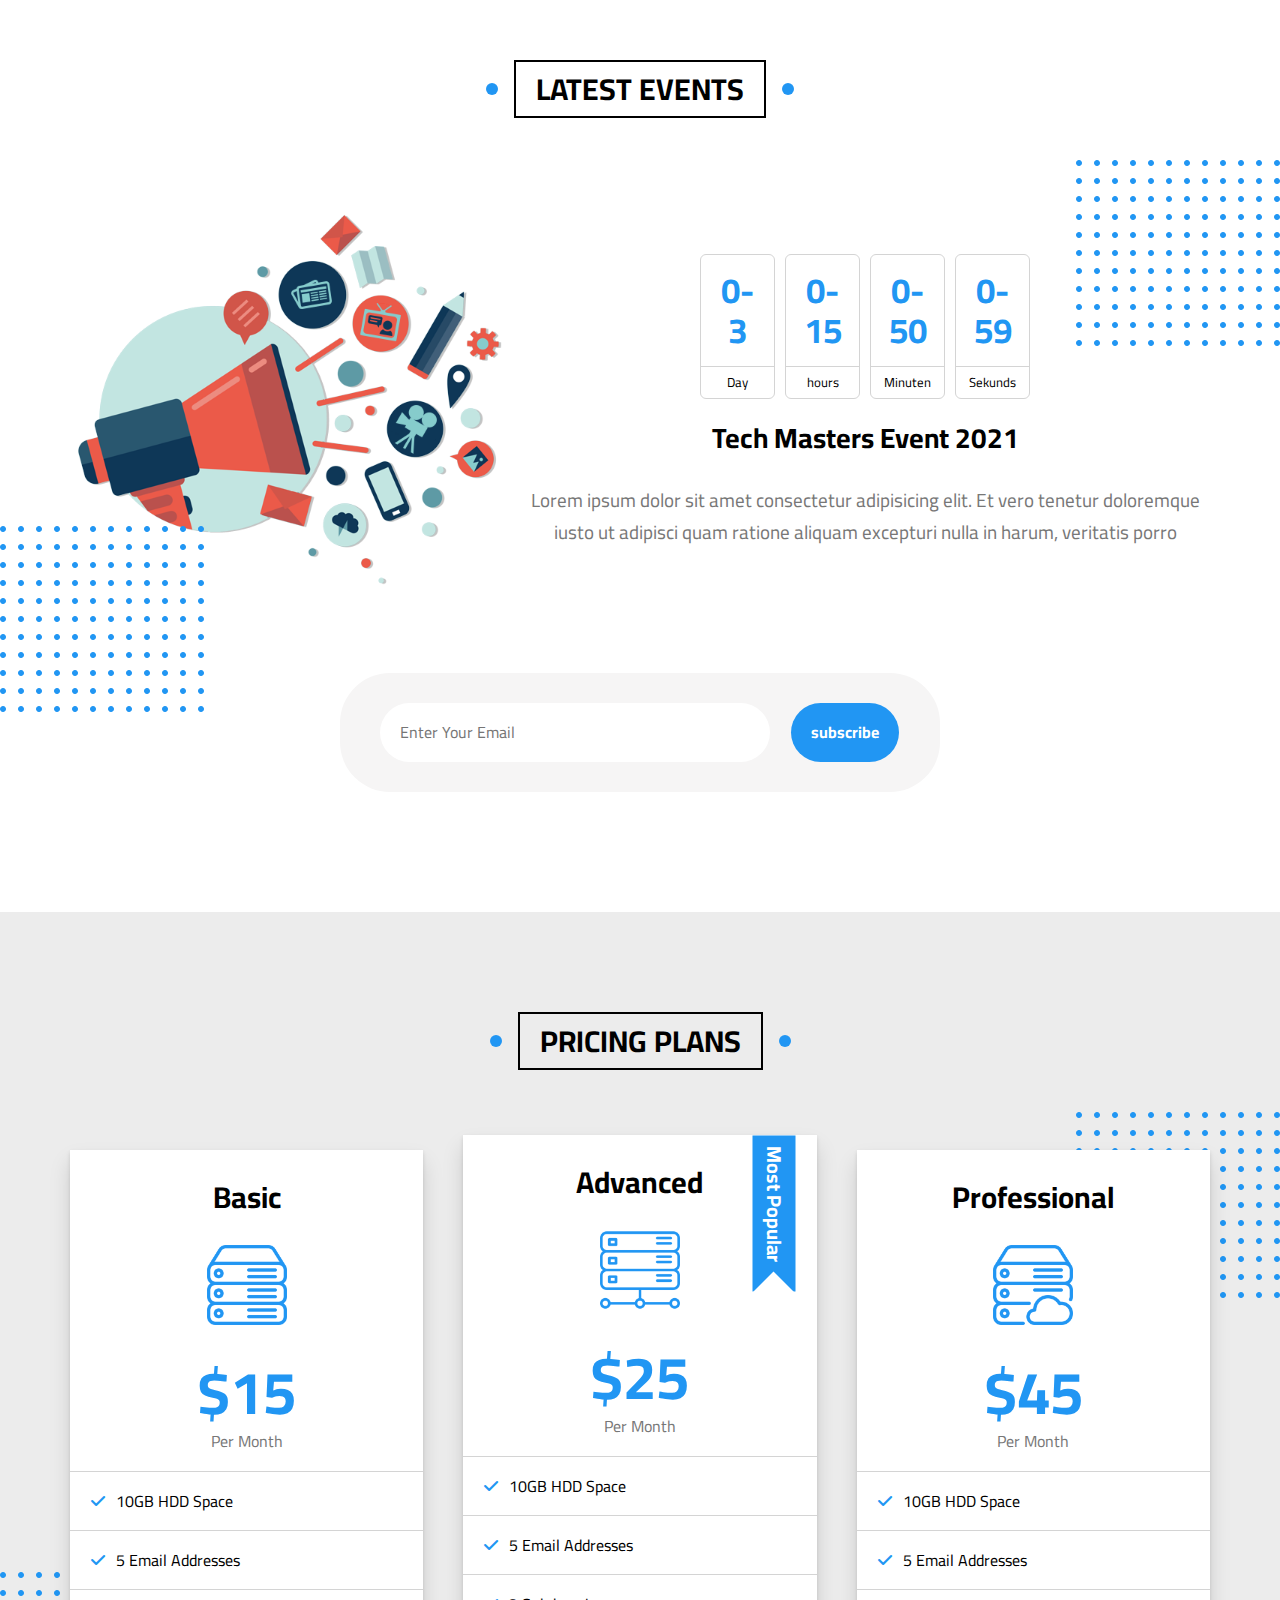
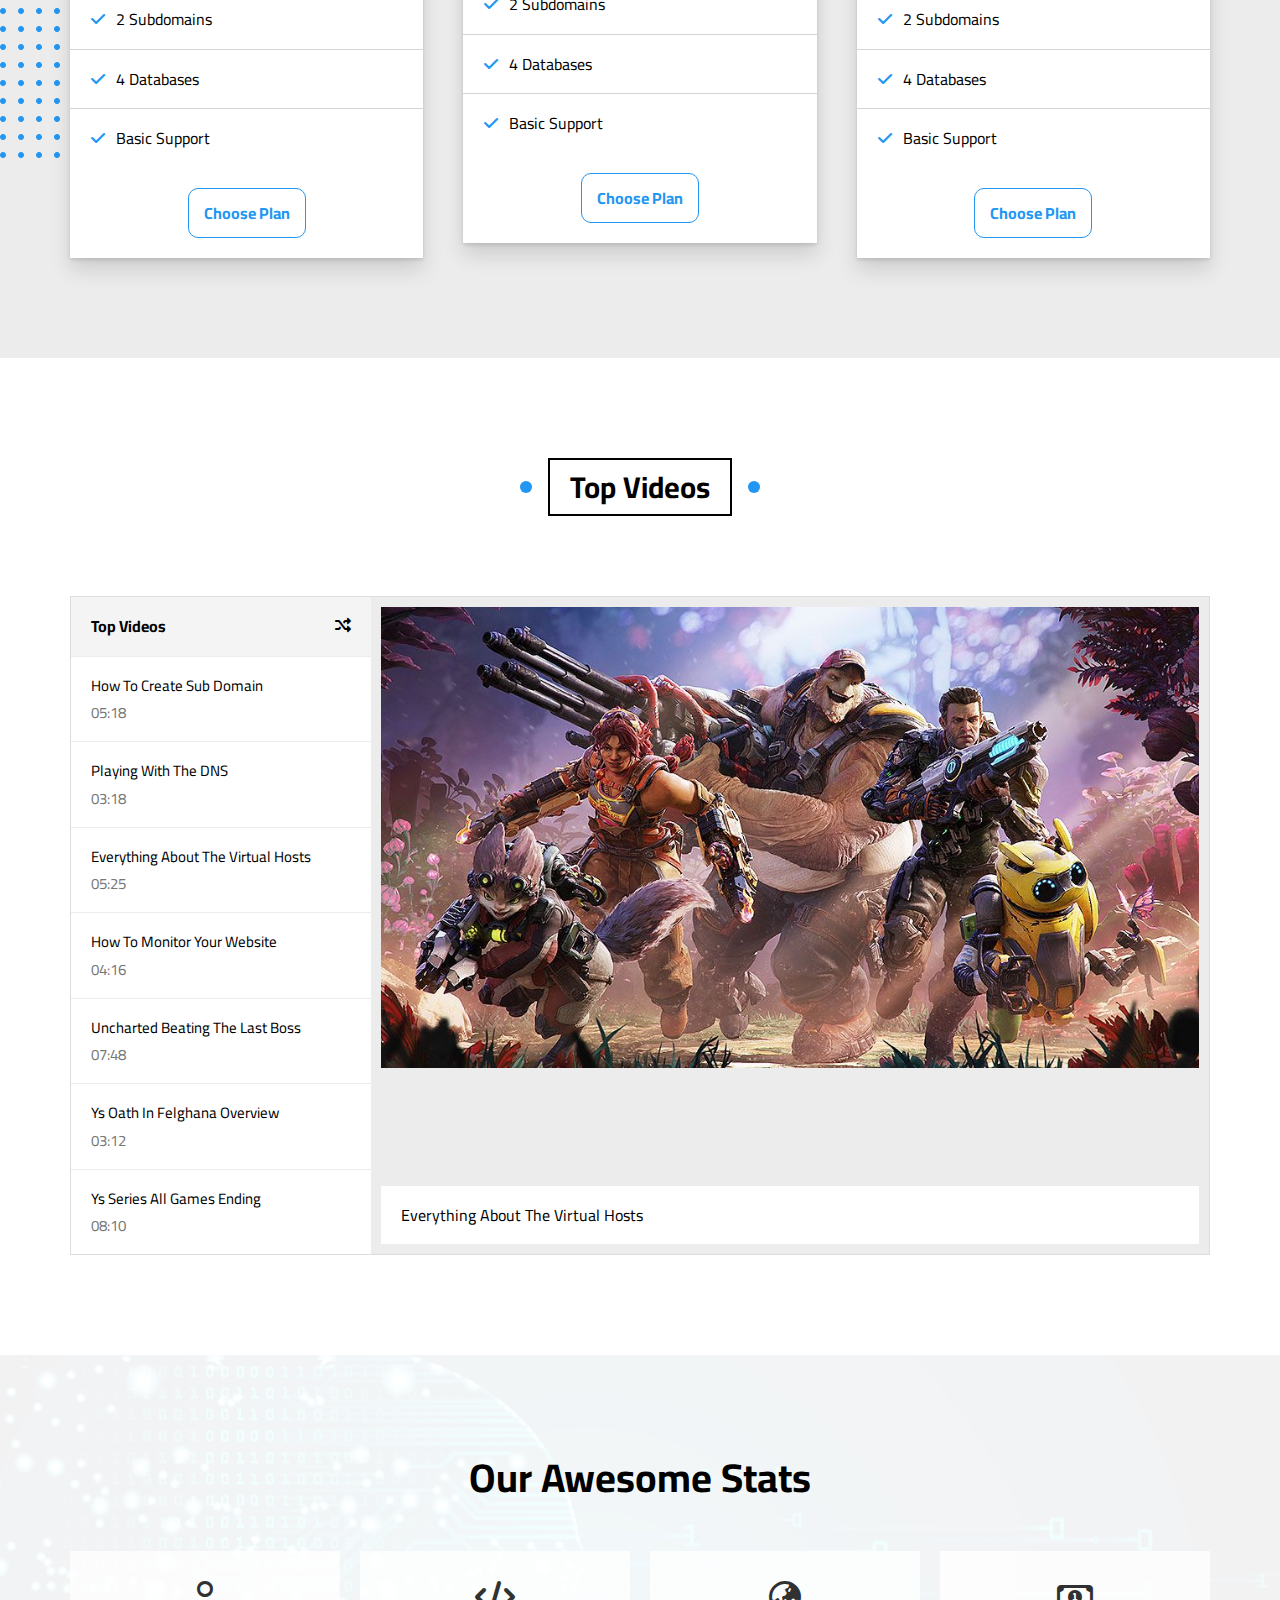
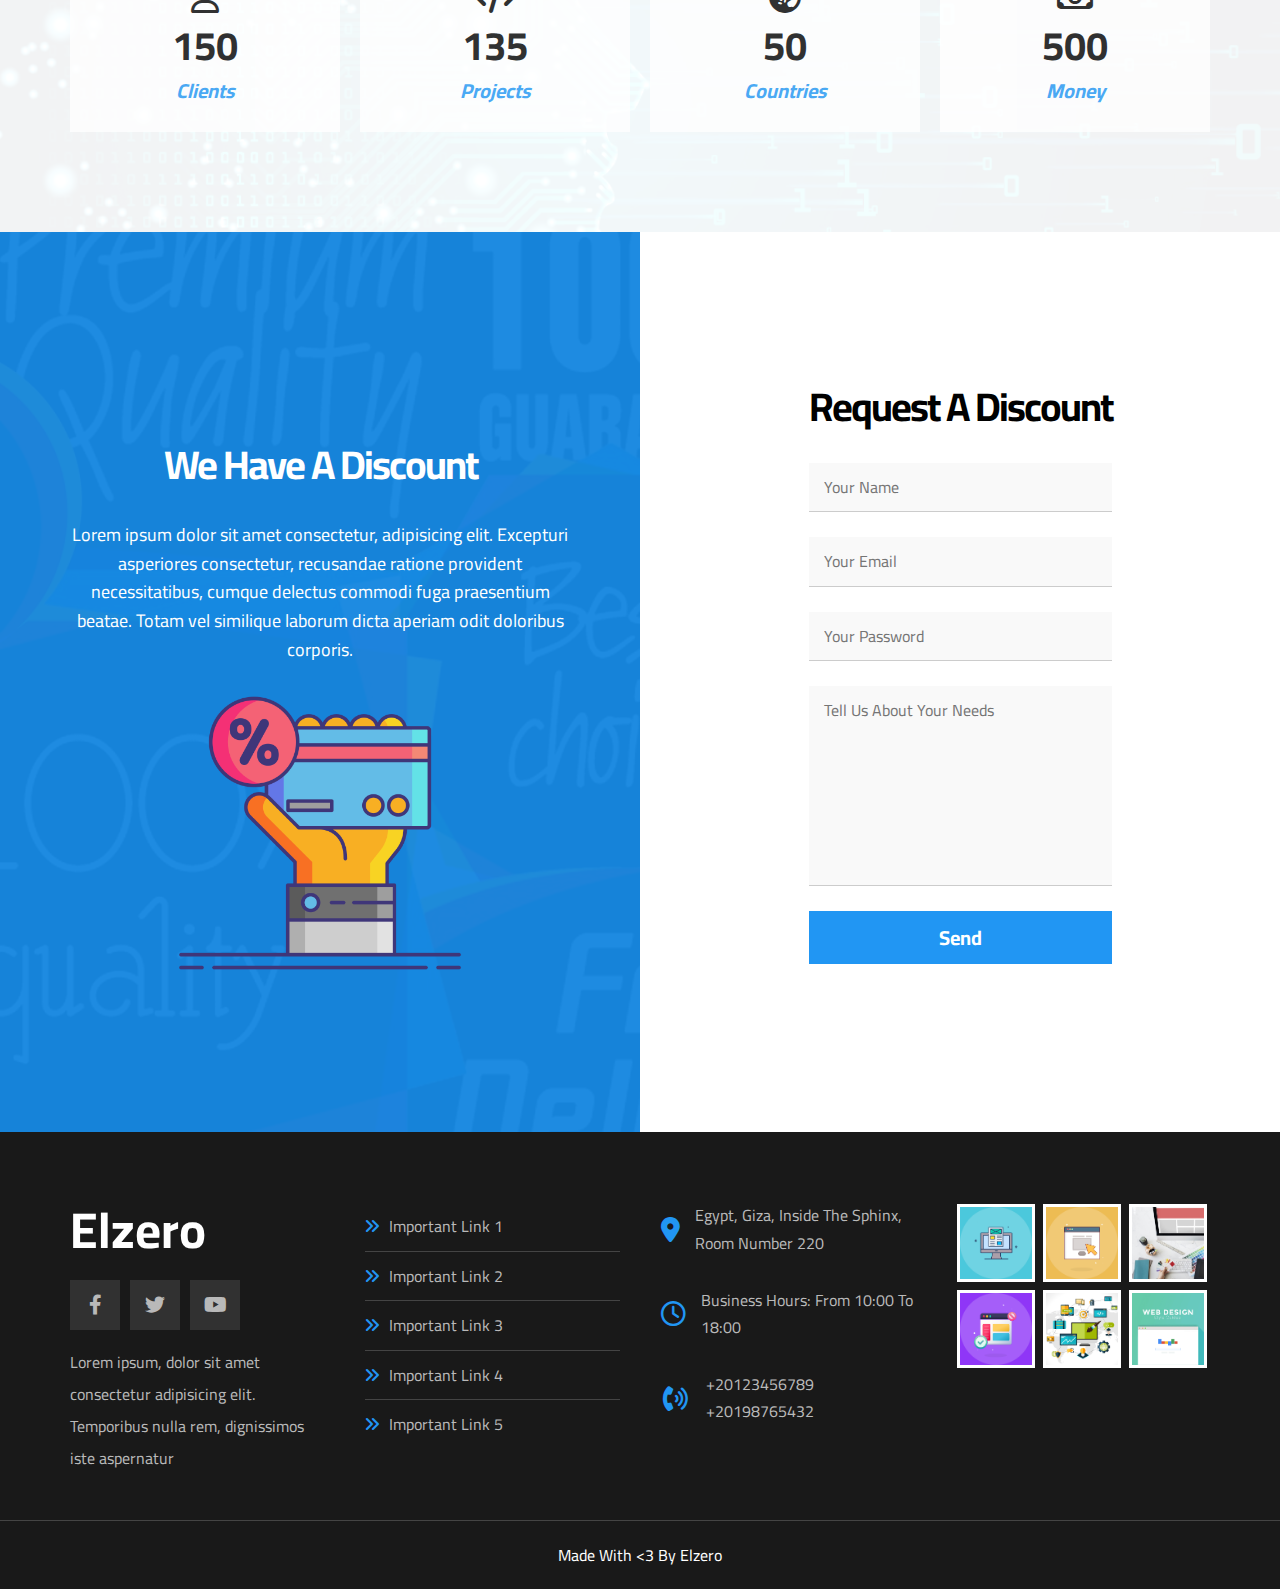
<file: My_World/index.html>
<!DOCTYPE html>
<html lang="en">
<head>
    <meta charset="UTF-8">
    <meta http-equiv="X-UA-Compatible" content="IE=edge">
    <meta name="viewport" content="width=device-width, initial-scale=1.0">
    <title>Elzero</title>
    <link rel="stylesheet" href="css/all.min.css">
    <link rel="stylesheet" href="css/normalize.css">
    <link rel="stylesheet" href="css/elzero.css">
    <link rel="preconnect" href="https://fonts.googleapis.com">
<link rel="preconnect" href="https://fonts.gstatic.com" crossorigin>
<link href="https://fonts.googleapis.com/css2?family=Cairo:wght@200;300;400;500;600;700;800;900&family=Open+Sans:ital,wght@0,400;0,700;1,300;1,600&family=Work+Sans:wght@300;400;500;600;700;800&display=swap" rel="stylesheet">
</head>
<body>
    <header id="header">
        <div class="contener">
            <a href="#" class="logo">Logo</a>
        <ul class="main-nav">
            <li><a href="#articles">Articles</a></li>
            <li><a href="#gallery">Gallery</a></li>
            <li><a href="#features">Features</a></li>
            <li><a href="#">Other Links</a>
            <!-- Start Megamenu -->
            <div class="mega-menu">
                <div class="image">
                  <img src="images/megamenu.png" alt="" />
                </div>
                <ul class="links">
                  <li>
                    <a href="#testimonials"><i class="far fa-comments fa-fw"></i> Testimonials</a>
                  </li>
                  <li>
                    <a href="#team"><i class="far fa-user fa-fw"></i> Team Members</a>
                  </li>
                  <li>
                    <a href="#services"><i class="far fa-building fa-fw"></i> Services</a>
                  </li>
                  <li>
                    <a href="#our-skills"><i class="far fa-check-circle fa-fw"></i> Our Skills</a>
                  </li>
                  <li>
                    <a href="#work-steps"><i class="far fa-clipboard fa-fw"></i> How It Works</a>
                  </li>
                </ul>
                <ul class="links">
                  <li>
                    <a href="#events"><i class="far fa-calendar-alt fa-fw"></i> Events</a>
                  </li>
                  <li>
                    <a href="#pricing"><i class="fas fa-server fa-fw"></i> Pricing Plans</a>
                  </li>
                  <li>
                    <a href="#video"><i class="far fa-play-circle fa-fw"></i> Top Videos</a>
                  </li>
                  <li>
                    <a href="#stats"><i class="far fa-chart-bar fa-fw"></i> Stats</a>
                  </li>
                  <li>
                    <a href="#discount"><i class="fas fa-percent fa-fw"></i> Request A Discount</a>
                  </li>
                </ul>
              </div>
              <!-- End Megamenu --></li>
        </ul>
        </div>
        
    </header>
    <!-- Start Landing -->
    <div class="landing">
        <div class="contener">
            <div class="text">
                <h1>Welcome, To My World</h1>
                <p>Here Iam gonna share everything about my life. Books Iam reading, Games Iam Playing, Stories and Events</p>
            </div>
            <div class="img">
                <img src="images/landing-image.png" alt="">
            </div>
        </div>
        <a href="#articles" class="go-down">
            <i class="fas fa-angle-double-down fa-2x"></i>
        </a>
    </div>
    <!-- End Landing -->
  <!-- Start articles -->
  <div class="articles" id="articles">
    <div class="main-tetel">Articles</div>
    <div class="contener">
      <div class="box">
        <img src="images/cat-01.jpg" alt="">
        <div class="content">
          <h2>Test Titel</h2>
          <p>Lorem ipsum dolor sit amet consectetur, adipisicing elit. Reprehenderit</p>
        </div>
        <div class="info">
          <a href="#" id="">Read More</a>
          <i class="fas fa-long-arrow-alt-right"></i>
        </div>
      </div>
      <div class="box">
        <img src="images/cat-02.jpg" alt="">
        <div class="content">
          <h2>Test Titel</h2>
          <p>Lorem ipsum dolor sit amet consectetur, adipisicing elit. Reprehenderit</p>
        </div>
        <div class="info">
          <a href="#" id="">Read More</a>
          <i class="fas fa-long-arrow-alt-right"></i>
        </div>
      </div>
      <div class="box">
        <img src="images/cat-03.jpg" alt="">
        <div class="content">
          <h2>Test Titel</h2>
          <p>Lorem ipsum dolor sit amet consectetur, adipisicing elit. Reprehenderit</p>
        </div>
        <div class="info">
          <a href="#" id="">Read More</a>
          <i class="fas fa-long-arrow-alt-right"></i>
        </div>
      </div>
      <div class="box">
        <img src="images/cat-04.jpg" alt="">
        <div class="content">
          <h2>Test Titel</h2>
          <p>Lorem ipsum dolor sit amet consectetur, adipisicing elit. Reprehenderit</p>
        </div>
        <div class="info">
          <a href="#" id="">Read More</a>
          <i class="fas fa-long-arrow-alt-right"></i>
        </div>
      </div>
      <div class="box">
        <img src="images/cat-05.jpg" alt="">
        <div class="content">
          <h2>Test Titel</h2>
          <p>Lorem ipsum dolor sit amet consectetur, adipisicing elit. Reprehenderit</p>
        </div>
        <div class="info">
          <a href="#" id="">Read More</a>
          <i class="fas fa-long-arrow-alt-right"></i>
        </div>
      </div>
      <div class="box">
        <img src="images/cat-06.jpg" alt="">
        <div class="content">
          <h2>Test Titel</h2>
          <p>Lorem ipsum dolor sit amet consectetur, adipisicing elit. Reprehenderit</p>
        </div>
        <div class="info">
          <a href="#" id="">Read More</a>
          <i class="fas fa-long-arrow-alt-right"></i>
        </div>
      </div>
      <div class="box">
        <img src="images/cat-07.jpg" alt="">
        <div class="content">
          <h2>Test Titel</h2>
          <p>Lorem ipsum dolor sit amet consectetur, adipisicing elit. Reprehenderit</p>
        </div>
        <div class="info">
          <a href="#" id="">Read More</a>
          <i class="fas fa-long-arrow-alt-right"></i>
        </div>
      </div>
      <div class="box">
        <img src="images/cat-08.jpg" alt="">
        <div class="content">
          <h2>Test Titel</h2>
          <p>Lorem ipsum dolor sit amet consectetur, adipisicing elit. Reprehenderit</p>
        </div>
        <div class="info">
          <a href="#" id="">Read More</a>
          <i class="fas fa-long-arrow-alt-right"></i>
        </div>
      </div>

    </div>
  </div>
  <!-- End  articles -->
    <!-- Start gallery -->
    <div class="gallery" id="gallery">
      <div class="main-tetel">Gallery</div>
      <div class="contener">
        <div class="box">
          <div class="img">
            <img src="images/gallery-01.png" alt="">
          </div>
        </div>
        <div class="box">
          <div class="img">
            <img src="images/gallery-02.png" alt="">
          </div>
        </div>
        <div class="box">
          <div class="img">
            <img src="images/gallery-03.jpg" alt="">
          </div>
        </div>
        <div class="box">
          <div class="img">
            <img src="images/gallery-04.png" alt="">
          </div>
        </div>
        <div class="box">
          <div class="img">
            <img src="images/gallery-05.jpg" alt="">
          </div>
        </div>
        <div class="box">
          <div class="img">
            <img src="images/gallery-06.png" alt="">
          </div>
        </div>
      </div>
    </div>
    <!-- End gallery -->
    <!-- Start features -->
    <div class="features" id="features">
      <div class="main-tetel">Features</div>
      <div class="contener">
        <div class="box quality">
          <div class="img-holder">
            <img src="images/features-01.jpg" alt="">
          </div>
          <h2>Quality</h2>
          <p>Lorem ipsum dolor sit amet consectetur adipisicing elit. Odit harum hic veniam eligendi minima</p>
          <a href="#">More</a>
        </div>
        <div class="box time">
          <div class="img-holder">
            <img src="images/features-02.jpg" alt="">
          </div>
          <h2>Time</h2>
          <p>Lorem ipsum dolor sit amet consectetur adipisicing elit. Odit harum hic veniam eligendi minima</p>
          <a href="#">More</a>
        </div>
        <div class="box passion">
          <div class="img-holder">
            <img src="images/features-03.jpg" alt="">
          </div>
          <h2>Passion</h2>
          <p>Lorem ipsum dolor sit amet consectetur adipisicing elit. Odit harum hic veniam eligendi minima</p>
          <a href="#">More</a>
        </div>
      </div>
    </div>
    <!-- End features -->
    <!-- Start Testimonials -->
    <div class="testimonials" id="testimonials">
      <h2 class="main-tetel">Testimonials</h2>
      <div class="contener">
        <div class="box">
          <img src="images/avatar-01.png" alt="" />
          <h3>Mohamed Farag</h3>
          <span class="title">Full Stack Developer</span>
          <div class="rate">
            <i class="filled fas fa-star"></i>
            <i class="filled fas fa-star"></i>
            <i class="filled fas fa-star"></i>
            <i class="filled fas fa-star"></i>
            <i class="far fa-star"></i>
          </div>
          <p>
            Lorem ipsum dolor sit amet consectetur adipisicing elit. Maiores et reiciendis voluptatum, amet est natus
            quaerat ducimus
          </p>
        </div>
        <div class="box">
          <img src="images/avatar-02.png" alt="" />
          <h3>Mohamed Ibrahim</h3>
          <span class="title">Full Stack Developer</span>
          <div class="rate">
            <i class="filled fas fa-star"></i>
            <i class="filled fas fa-star"></i>
            <i class="filled fas fa-star"></i>
            <i class="filled fas fa-star"></i>
            <i class="far fa-star"></i>
          </div>
          <p>
            Lorem ipsum dolor sit amet consectetur adipisicing elit. Maiores et reiciendis voluptatum, amet est natus
            quaerat ducimus
          </p>
        </div>
        <div class="box">
          <img src="images/avatar-03.png" alt="" />
          <h3>Shady Nabil</h3>
          <span class="title">Full Stack Developer</span>
          <div class="rate">
            <i class="filled fas fa-star"></i>
            <i class="filled fas fa-star"></i>
            <i class="filled fas fa-star"></i>
            <i class="filled fas fa-star"></i>
            <i class="far fa-star"></i>
          </div>
          <p>
            Lorem ipsum dolor sit amet consectetur adipisicing elit. Maiores et reiciendis voluptatum, amet est natus
            quaerat ducimus
          </p>
        </div>
        <div class="box">
          <img src="images/avatar-04.png" alt="" />
          <h3>Amr Hendawy</h3>
          <span class="title">Full Stack Developer</span>
          <div class="rate">
            <i class="filled fas fa-star"></i>
            <i class="filled fas fa-star"></i>
            <i class="filled fas fa-star"></i>
            <i class="filled fas fa-star"></i>
            <i class="filled fas fa-star"></i>
          </div>
          <p>
            Lorem ipsum dolor sit amet consectetur adipisicing elit. Maiores et reiciendis voluptatum, amet est natus
            quaerat ducimus
          </p>
        </div>
        <div class="box">
          <img src="images/avatar-05.png" alt="" />
          <h3>Sherief Ashraf</h3>
          <span class="title">Full Stack Developer</span>
          <div class="rate">
            <i class="filled fas fa-star"></i>
            <i class="filled fas fa-star"></i>
            <i class="filled fas fa-star"></i>
            <i class="far fa-star"></i>
            <i class="far fa-star"></i>
          </div>
          <p>
            Lorem ipsum dolor sit amet consectetur adipisicing elit. Maiores et reiciendis voluptatum, amet est natus
            quaerat ducimus
          </p>
        </div>
        <div class="box">
          <img src="images/avatar-06.png" alt="" />
          <h3>Osama Mohamed</h3>
          <span class="title">Full Stack Developer</span>
          <div class="rate">
            <i class="filled fas fa-star"></i>
            <i class="filled fas fa-star"></i>
            <i class="filled fas fa-star"></i>
            <i class="far fa-star"></i>
            <i class="far fa-star"></i>
          </div>
          <p>
            Lorem ipsum dolor sit amet consectetur adipisicing elit. Maiores et reiciendis voluptatum, amet est natus
            quaerat ducimus
          </p>
        </div>
      </div>
    </div>
    <!-- End Testimonials -->
    <!-- Start Team -->
    <div class="team" id="team">
      <h2 class="main-tetel">Team Members</h2>
      <div class="contener">
        <div class="box">
          <div class="data">
            <img src="images/team-01.jpg" alt="" />
            <div class="social">
              <a href="#">
                <i class="fab fa-facebook-f"></i>
              </a>
              <a href="#">
                <i class="fab fa-twitter"></i>
              </a>
              <a href="#">
                <i class="fab fa-linkedin-in"></i>
              </a>
              <a href="#">
                <i class="fab fa-youtube"></i>
              </a>
            </div>
          </div>
          <div class="info">
            <h3>Name</h3>
            <p>Simple Short Description</p>
          </div>
        </div>
        <div class="box">
          <div class="data">
            <img src="images/team-02.jpg" alt="" />
            <div class="social">
              <a href="#">
                <i class="fab fa-facebook-f"></i>
              </a>
              <a href="#">
                <i class="fab fa-twitter"></i>
              </a>
              <a href="#">
                <i class="fab fa-linkedin-in"></i>
              </a>
              <a href="#">
                <i class="fab fa-youtube"></i>
              </a>
            </div>
          </div>
          <div class="info">
            <h3>Name</h3>
            <p>Simple Short Description</p>
          </div>
        </div>
        <div class="box">
          <div class="data">
            <img src="images/team-03.jpg" alt="" />
            <div class="social">
              <a href="#">
                <i class="fab fa-facebook-f"></i>
              </a>
              <a href="#">
                <i class="fab fa-twitter"></i>
              </a>
              <a href="#">
                <i class="fab fa-linkedin-in"></i>
              </a>
              <a href="#">
                <i class="fab fa-youtube"></i>
              </a>
            </div>
          </div>
          <div class="info">
            <h3>Name</h3>
            <p>Simple Short Description</p>
          </div>
        </div>
        <div class="box">
          <div class="data">
            <img src="images/team-04.jpg" alt="" />
            <div class="social">
              <a href="#">
                <i class="fab fa-facebook-f"></i>
              </a>
              <a href="#">
                <i class="fab fa-twitter"></i>
              </a>
              <a href="#">
                <i class="fab fa-linkedin-in"></i>
              </a>
              <a href="#">
                <i class="fab fa-youtube"></i>
              </a>
            </div>
          </div>
          <div class="info">
            <h3>Name</h3>
            <p>Simple Short Description</p>
          </div>
        </div>
        <div class="box">
          <div class="data">
            <img src="images/team-05.png" alt="" />
            <div class="social">
              <a href="#">
                <i class="fab fa-facebook-f"></i>
              </a>
              <a href="#">
                <i class="fab fa-twitter"></i>
              </a>
              <a href="#">
                <i class="fab fa-linkedin-in"></i>
              </a>
              <a href="#">
                <i class="fab fa-youtube"></i>
              </a>
            </div>
          </div>
          <div class="info">
            <h3>Name</h3>
            <p>Simple Short Description</p>
          </div>
        </div>
        <div class="box">
          <div class="data">
            <img src="images/team-06.png" alt="" />
            <div class="social">
              <a href="#">
                <i class="fab fa-facebook-f"></i>
              </a>
              <a href="#">
                <i class="fab fa-twitter"></i>
              </a>
              <a href="#">
                <i class="fab fa-linkedin-in"></i>
              </a>
              <a href="#">
                <i class="fab fa-youtube"></i>
              </a>
            </div>
          </div>
          <div class="info">
            <h3>Name</h3>
            <p>Simple Short Description</p>
          </div>
        </div>
        <div class="box">
          <div class="data">
            <img src="images/team-07.jpg" alt="" />
            <div class="social">
              <a href="#">
                <i class="fab fa-facebook-f"></i>
              </a>
              <a href="#">
                <i class="fab fa-twitter"></i>
              </a>
              <a href="#">
                <i class="fab fa-linkedin-in"></i>
              </a>
              <a href="#">
                <i class="fab fa-youtube"></i>
              </a>
            </div>
          </div>
          <div class="info">
            <h3>Name</h3>
            <p>Simple Short Description</p>
          </div>
        </div>
        <div class="box">
          <div class="data">
            <img src="images/team-08.jpg" alt="" />
            <div class="social">
              <a href="#">
                <i class="fab fa-facebook-f"></i>
              </a>
              <a href="#">
                <i class="fab fa-twitter"></i>
              </a>
              <a href="#">
                <i class="fab fa-linkedin-in"></i>
              </a>
              <a href="#">
                <i class="fab fa-youtube"></i>
              </a>
            </div>
          </div>
          <div class="info">
            <h3>Name</h3>
            <p>Simple Short Description</p>
          </div>
        </div>
      </div>
    </div>
    <div class="spikes"></div>
    <!-- End Team -->
    <!--Start Services -->
    <div class="services" id="services">
      <h2 class="main-tetel">Services</h2>
      <div class="contener">
        <div class="box">
          <i class="fas fa-user-shield fa-4x"></i>
          <h3>Security</h3>
          <div class="info">
            <a href="#">Details</a>
          </div>
        </div>
        <div class="box">
          <i class="fas fa-tools fa-4x"></i>
          <h3>Fixing Issues</h3>
          <div class="info">
            <a href="#">Details</a>
          </div>
        </div>
        <div class="box">
          <i class="fas fa-map-marked-alt fa-4x"></i>
          <h3>Location</h3>
          <div class="info">
            <a href="#">Details</a>
          </div>
        </div>
        <div class="box">
          <i class="fas fa-laptop-code fa-4x"></i>
          <h3>Coding</h3>
          <div class="info">
            <a href="#">Details</a>
          </div>
        </div>
        <div class="box">
          <i class="fas fa-palette fa-4x"></i>
          <h3>Security</h3>
          <div class="info">
            <a href="#">Design</a>
          </div>
        </div>
        <div class="box">
          <i class="fas fa-bullhorn fa-4x"></i>
          <h3>Marketing</h3>
          <div class="info">
            <a href="#">Details</a>
          </div>
        </div>
      </div>
    </div>
    <!--End Services -->
    <!-- Start Skills -->
    <div class="our-skills" id="our-skills">
      <div class="main-tetel">Our Skills</div>
      <div class="contener">
        <img src="images/skills.png" alt="">
        <div class="skills">
          <div class="skill">
            <h3>HTML</h3>
            <div class="the-progress" data-width="80%">
              <span style="width: 80%;" ></span>
            </div>
          </div>
          <div class="skill">
            <h3>CSS</h3>
            <div class="the-progress" data-width="90%">
              <span style="width: 90%;" ></span>
            </div>
          </div>
          <div class="skill">
            <h3>Python</h3>
            <div class="the-progress" data-width="70%">
              <span style="width: 70%;" ></span>
            </div>
          </div>
          <div class="skill">
            <h3>Java Script</h3>
            <div class="the-progress" data-width="85%">
              <span style="width: 85%;" ></span>
            </div>
          </div>
        </div>
      </div>

    </div>
    <!-- End Skills -->
        <!-- Start How work -->
        <div class="work-step" id="work-steps">
          <div class="main-tetel">How To Work</div>
          <div class="contener">
              <div class="img"><img src="images/work-steps.png" alt=""></div>
              <div class="info">
                  <div class="box">
                      <img src="images/work-steps-1.png" alt="">
                      <div class="text">
                          <h3>Business Analysis</h3>
                          <p>Lorem, ipsum dolor sit amet consectetur adipisicing elit. Enim nesciunt obcaecati quisquam quis laborum recusandae debitis vel</p>
                      </div>
                  </div>
                  <div class="box">
                      <img src="images/work-steps-2.png" alt="">
                      <div class="text">
                          <h3>Architecture</h3>
                          <p>Lorem, ipsum dolor sit amet consectetur adipisicing elit. Enim nesciunt obcaecati quisquam quis laborum recusandae debitis vel</p>
                      </div>
                  </div>
                  <div class="box">
                      <img src="images/work-steps-3.png" alt="">
                      <div class="text">
                          <h3>Developement</h3>
                          <p>Lorem, ipsum dolor sit amet consectetur adipisicing elit. Enim nesciunt obcaecati quisquam quis laborum recusandae debitis vel</p>
                      </div>
                  </div>
              </div>
          </div>
          
      </div>
      <!-- End How work -->
      <!-- Start  Events-->
      <div class="event" id="events">
        <div class="foto foto-up"></div>
        <div class="foto foto-down"></div>
        <div class="main-tetel">LATEST EVENTS</div>
        <div class="contener">
          <img src="images/events.png" alt="">
          <div class="info">
            <div class="time">
              <div class="unit">
                <span class="day">0- 3 </span>
                  <span>Day</span>
              </div>           
              <div class="unit">
                <span class="hours">0-15 </span>
                  <span>hours</span>
              </div>
              <div class="unit">
                <span class="min">0-50 </span>
                  <span>Minuten</span>
              </div>          
              <div class="unit"> 
                <span class="sekund">0-59 </span>
                  <span>Sekunds</span>
              </div>          
            </div>
            <h2>Tech Masters Event 2021</h2>
            <p>Lorem ipsum dolor sit amet consectetur adipisicing elit. Et vero tenetur doloremque iusto ut adipisci quam ratione aliquam excepturi nulla in harum, veritatis porro</p>
          </div>
          <div class="subscribe">
            <form>
              <input type="email" name="" id="" placeholder="Enter Your Email">
              <input type="submit" value="subscribe">
            </form>
          </div>                   
        </div>
      </div>
      <!-- End Events-->
      <!-- Start Pricing -->
      <div class="pricing" id="pricing">
        <div class="foto foto-up"></div>
        <div class="foto foto-down"></div>
        <div class="main-tetel">PRICING PLANS</div>
        <div class="contener">
          <div class="box">
            <div class="title">Basic</div>
            <img src="images/hosting-basic.png" alt="">
            <div class="preis">
              <span>$15</span>
              <span>Per Month</span>
            </div>
            <ul>
              <li>10GB HDD Space</li>
              <li>5 Email Addresses</li>
              <li>2 Subdomains</li>
              <li>4 Databases</li>
              <li>Basic Support</li>
            </ul>
            <a href="#">Choose Plan</a>
          </div>
          <div class="box advanced">
            <div class="exstra">Most Popular</div>
            <div class="title">Advanced</div>
            <img src="images/hosting-advanced.png" alt="">
            <div class="preis">
              <span>$25</span>
              <span>Per Month</span>
            </div>
            <ul>
              <li>10GB HDD Space</li>
              <li>5 Email Addresses</li>
              <li>2 Subdomains</li>
              <li>4 Databases</li>
              <li>Basic Support</li>
            </ul>
            <a href="#">Choose Plan</a>
          </div>
          <div class="box">
            <div class="title">Professional</div>
            <img src="images/hosting-professional.png" alt="">
            <div class="preis">
              <span>$45</span>
              <span>Per Month</span>
            </div>
            <ul>
              <li>10GB HDD Space</li>
              <li>5 Email Addresses</li>
              <li>2 Subdomains</li>
              <li>4 Databases</li>
              <li>Basic Support</li>
            </ul>
            <a href="#">Choose Plan</a>
          </div>
        </div>
      </div>
      <!-- End Pricing -->
      <!-- Start Videos -->
      <div class="videos" id="video">
        <div class="main-tetel">Top Videos</div>
        <div class="contener">
          <div class="holder">
            <div class="list">
              <div class="name">
                Top Videos
                <i class="fas fa-random"></i>
              </div>
              <ul>
                <li>How To Create Sub Domain<span>05:18</span></li>
              <li>Playing With The DNS <span>03:18</span></li>
              <li>Everything About The Virtual Hosts <span>05:25</span></li>
              <li>How To Monitor Your Website <span>04:16</span></li>
              <li>Uncharted Beating The Last Boss <span>07:48</span></li>
              <li>Ys Oath In Felghana Overview <span>03:12</span></li>
              <li>Ys Series All Games Ending <span>08:10</span></li>
              </ul>
            </div>
            <div class="preview">
              <img src="images/video-preview.jpg" alt="">
              <div class="info">Everything About The Virtual Hosts</div>
            </div>
          </div>
        </div>
      </div>
      <!-- End Videos -->
       <!-- Start Stats -->
    <div class="stats" id="stats">
      <h2>Our Awesome Stats</h2>
      <div class="contener">
        <div class="box">
          <i class="far fa-user fa-2x fa-fw"></i>
          <span class="number" data-goal="150">150</span>
          <span class="text">Clients</span>
        </div>
        <div class="box">
          <i class="fas fa-code fa-2x fa-fw"></i>
          <span class="number" data-goal="135">135</span>
          <span class="text">Projects</span>
        </div>
        <div class="box">
          <i class="fas fa-globe-asia fa-2x fa-fw"></i>
          <span class="number" data-goal="50">50</span>
          <span class="text">Countries</span>
        </div>
        <div class="box">
          <i class="far fa-money-bill-alt fa-2x fa-fw"></i>
          <span class="number" data-goal="500">500</span>
          <span class="text">Money</span>
        </div>
      </div>
    </div>
    <!-- End Stats -->
    <!-- Start discount -->
    <div class="discount" id="discount">
      <div class="img">
        <div class="content">
          <h2>We Have A Discount</h2>
          <p>Lorem ipsum dolor sit amet consectetur, adipisicing elit. Excepturi asperiores consectetur, recusandae ratione provident necessitatibus, cumque delectus commodi fuga praesentium beatae. Totam vel similique laborum dicta aperiam odit doloribus corporis.</p>
          <img src="images/discount.png" alt="">
        </div>
      </div>
      <div class="form">
        <div class="content">
          <h2>Request A Discount</h2>
          <form>
            <input type="text" placeholder="Your Name">
            <input type="email" name="" id="" placeholder="Your Email">
            <input type="password" name="" id="" placeholder="Your Password">
            <textarea class="input" name="textarea"  placeholder="Tell Us About Your Needs"></textarea>
            <input type="submit" value="Send">
          </form>
        </div>
      </div>
    </div>
    <!-- End discount -->
    <!-- Start Footer -->
    <footer>
      <div class="contener">
        <div class="box">
          <h3>Elzero</h3>
          <ul class="social">
            <li>
              <a href="#" class="facebook">
                <i class="fab fa-facebook-f"></i>
              </a>
            </li>
            <li>
              <a href="#" class="twitter">
                <i class="fab fa-twitter"></i>
              </a>
            </li>
            <li>
              <a href="#" class="youtube">
                <i class="fab fa-youtube"></i>
              </a>
            </li>
          </ul>
          <p class="text">Lorem ipsum, dolor sit amet consectetur adipisicing elit. Temporibus nulla rem, dignissimos iste aspernatur</p>
        </div>
        <div class="box">
          <ul class="links">
            <li><a href="#">Important Link 1</a></li>
            <li><a href="#">Important Link 2</a></li>
            <li><a href="#">Important Link 3</a></li>
            <li><a href="#">Important Link 4</a></li>
            <li><a href="#">Important Link 5</a></li>
          </ul>
        </div>
        <div class="box">
          <div class="line">
            <i class="fas fa-map-marker-alt fa-fw"></i>
            <div class="info">Egypt, Giza, Inside The Sphinx, Room Number 220</div>
          </div>
          <div class="line">
            <i class="far fa-clock fa-fw"></i>
            <div class="info">Business Hours: From 10:00 To 18:00</div>
          </div>
          <div class="line">
            <i class="fas fa-phone-volume fa-fw"></i>
            <div class="info">
              <span>+20123456789</span>
              <span>+20198765432</span>
            </div>
          </div>
        </div>
        <div class="box footer-gallery">
          <img src="images/gallery-01.png" alt="" />
          <img src="images/gallery-02.png" alt="" />
          <img src="images/gallery-03.jpg" alt="" />
          <img src="images/gallery-04.png" alt="" />
          <img src="images/gallery-05.jpg" alt="" />
          <img src="images/gallery-06.png" alt="" />
        </div>
      </div>
      <p class="copyright">Made With &lt;3 By Elzero</p>
    </footer>
    <!-- End Footer -->
  
</body>
</html>
</file>
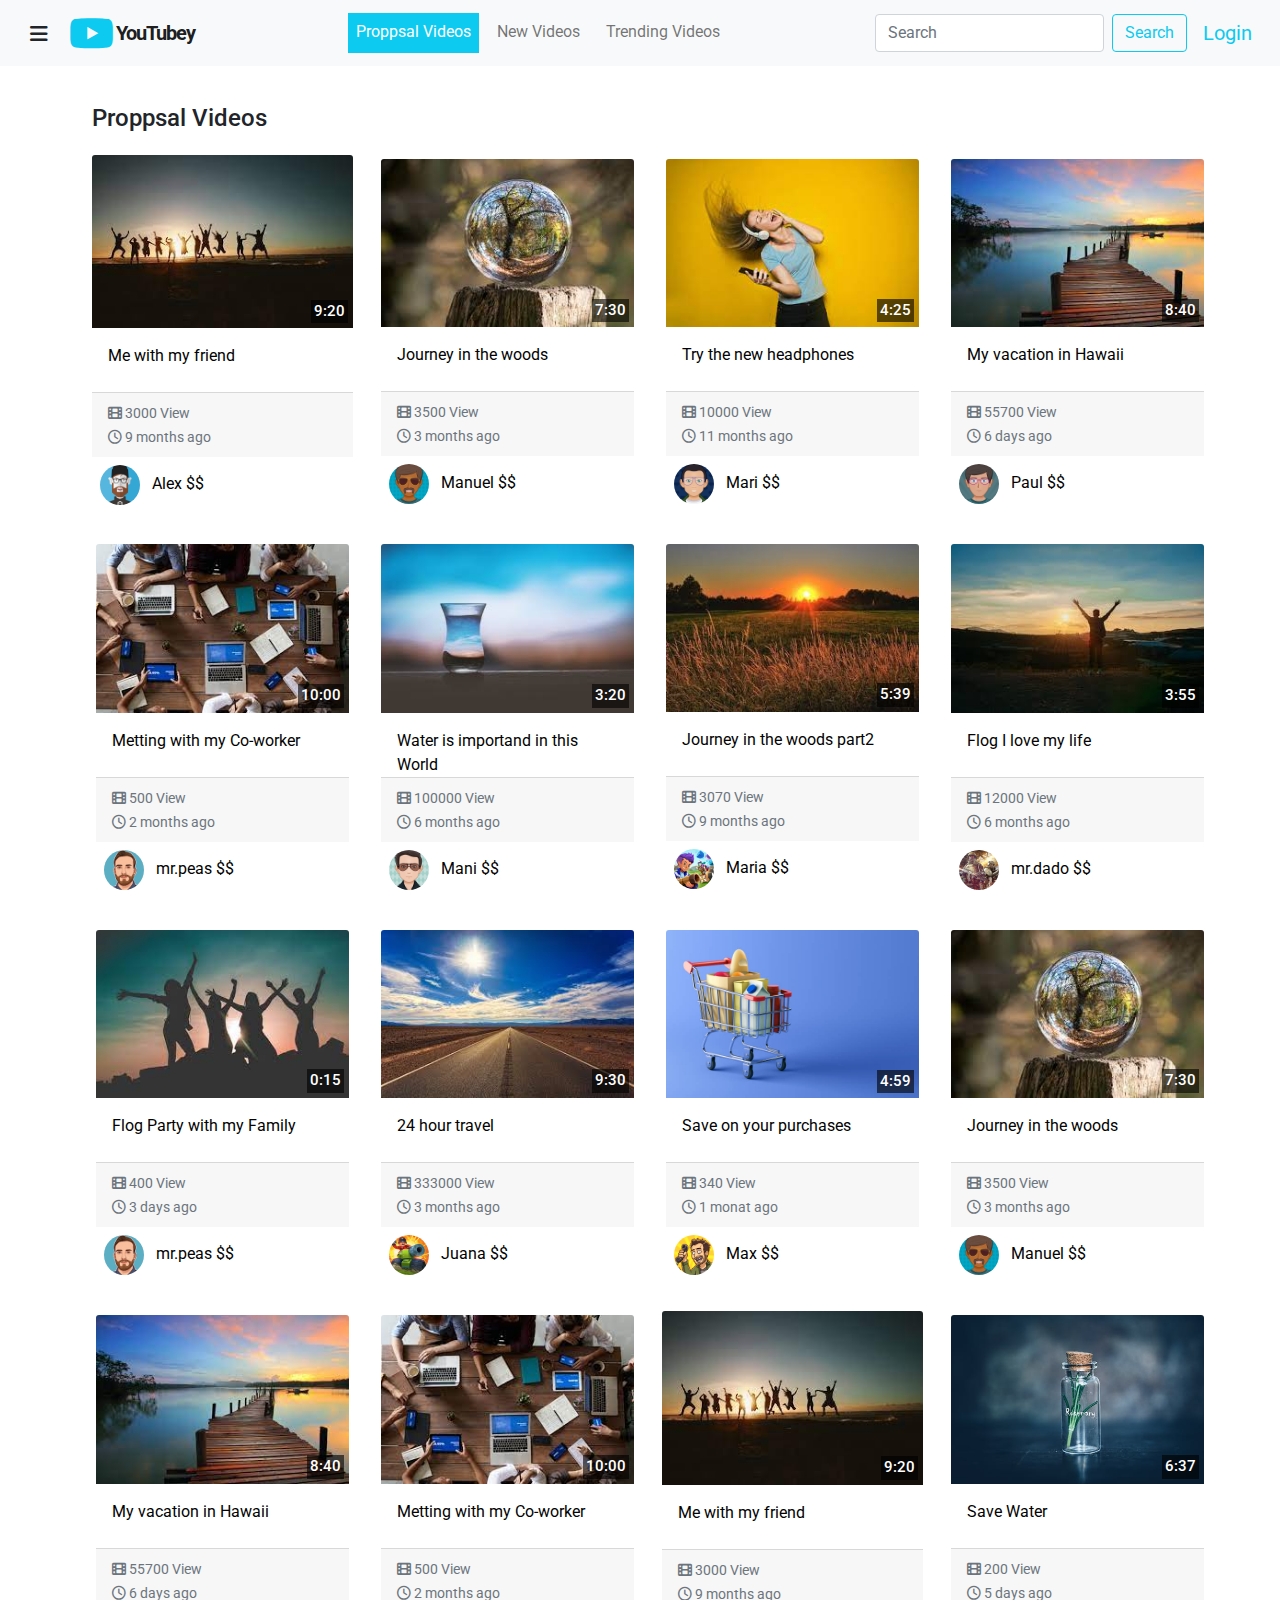
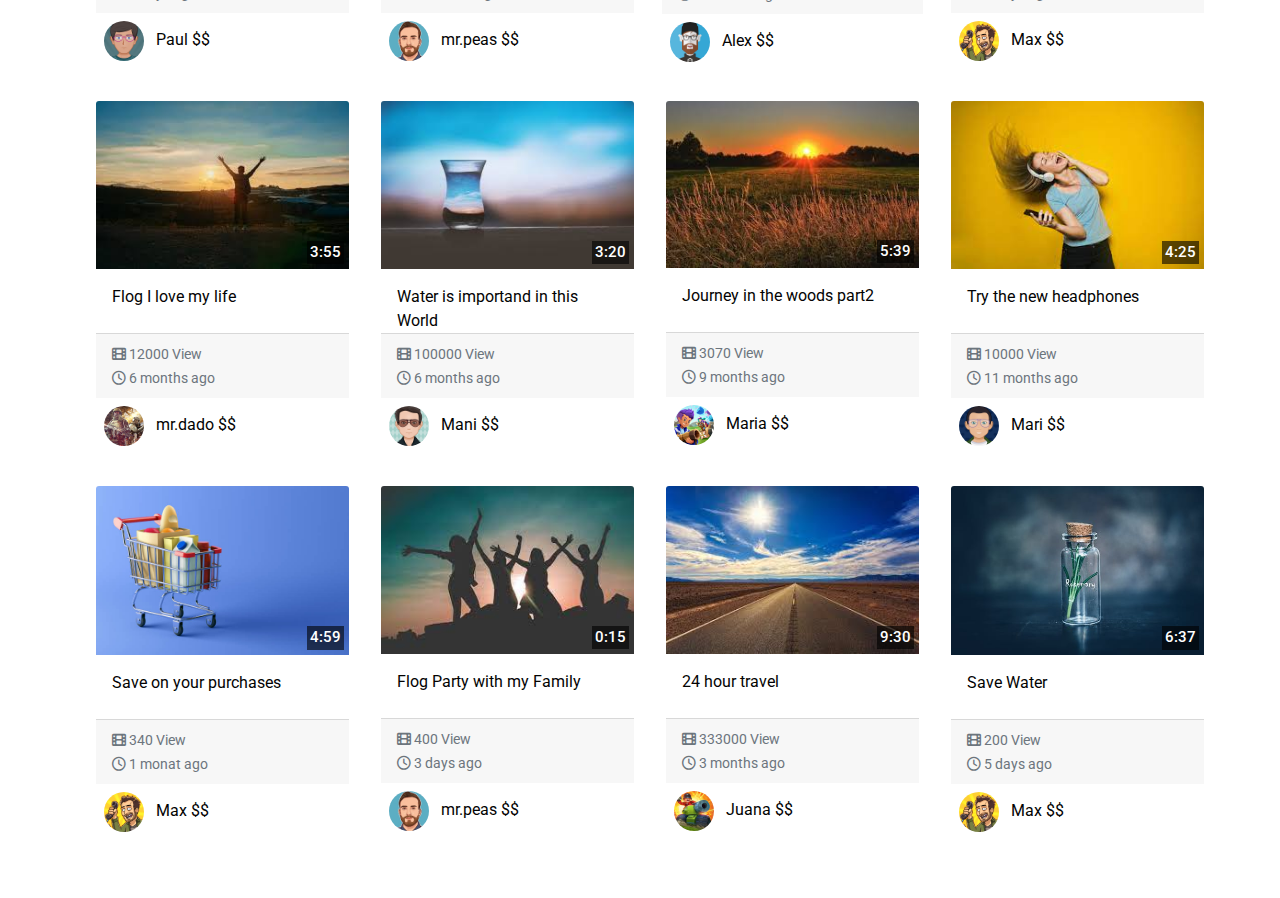
<file: Youtubey/index.html>
<!DOCTYPE html>
<html lang="en">
<head>
    <meta charset="UTF-8">
    <meta http-equiv="X-UA-Compatible" content="IE=edge">
    <meta name="viewport" content="width=device-width, initial-scale=1.0">
    <title>Youtubey</title>
  <link rel="stylesheet" href="css/bootstrap.css">
  <link rel="stylesheet" href="css/style.css">
  <link rel="stylesheet" href="css/all.min.css">
  <!-- Google font -->
  <link rel="preconnect" href="https://fonts.googleapis.com">
<link rel="preconnect" href="https://fonts.gstatic.com" crossorigin>
<link href="https://fonts.googleapis.com/css2?family=Roboto:ital,wght@0,300;0,400;0,500;0,700;1,300;1,400;1,500;1,700&display=swap" rel="stylesheet">
</head>
<body>
  <div id="top-menu">
    <div class="overflow"></div>
    <div class="container-fluid main-contener">
      <nav class="navbar navbar-expand-lg navbar-light bg-light fixed-top">
        <div class="container-fluid main-2-contener">
          <i class="fas fa-bars fa-lg" id="toggler"></i>
          <a class="navbar-brand d-flex align-items-center" href="index.html">
            <i class="fab fa-youtube "></i>
             <span>YouTubey</span> 
          </a>
          <button class="navbar-toggler border-0" type="button" data-bs-toggle="collapse" data-bs-target="#navbarSupportedContent" aria-controls="navbarSupportedContent" aria-expanded="false" aria-label="Toggle navigation">
            <span>
              <i class="fas fa-search"></i>
            </span>
          </button>
          <div class="collapse navbar-collapse" id="navbarSupportedContent">
            <ul class="navbar-nav mx-lg-auto main-nav ">
              <li class="nav-item active">
                <a class="nav-link" aria-current="page" href="index.html">Proppsal Videos</a>
              </li>
              <li class="nav-item">
                <a class="nav-link" href="#">New Videos</a>
              </li>
              <!-- <li class="nav-item dropdown">
                <a class="nav-link dropdown-toggle" href="#" id="navbarDropdown" role="button" data-bs-toggle="dropdown" aria-expanded="false">
                  Dropdown
                </a>
                <ul class="dropdown-menu" aria-labelledby="navbarDropdown">
                  <li><a class="dropdown-item" href="#">Action</a></li>
                  <li><a class="dropdown-item" href="#">Another action</a></li>
                  <li><hr class="dropdown-divider"></li>
                  <li><a class="dropdown-item" href="#">Something else here</a></li>
                </ul>
              </li> -->
              <li class="nav-item">
                <a class="nav-link" href="#">Trending Videos</a>
              </li>
            </ul>
            <div class="d-flex">
              <input class="form-control me-2" type="search" placeholder="Search" aria-label="Search">
              <button onclick="location.href='search.html';" class="btn btn-outline-info main-search-btn" type="submit">Search</button>
            </div>
            <a class="nav-link text-info  px-3  mb-2 login " href="#" data-bs-toggle="modal" data-bs-target="#loginModal" >Login</a>
          </div>
        </div>
      </nav>

<!-- Button trigger modal -->


<!-- Modal -->
      <div class="modal fade" id="loginModal" tabindex="-1" aria-labelledby="exampleModalLabel" aria-hidden="true">
        <div class="modal-dialog modal-dialog-centered">
          <div class="modal-content">
            <div class="modal-header">
              <h5 class="modal-title" id="exampleModalLabel">Login</h5>
              <button type="button" class="btn-close btn btn-info text-white my-sm-2 main-login-btn" data-bs-dismiss="modal"></button>
            </div>
            <div class="modal-body">
              <form>
                <div class="mb-3">
                  <label for="email" class="col-form-label">Email:</label>
                  <input type="email" class="form-control" id="email">
                </div>
                <div class="mb-3">
                  <label for="password" class="col-form-label">Password:</label>
                  <input type="password" class="form-control" id="password">
                </div>
              </form>
            </div>
            <div class="modal-footer">
              <a class="" href="">Forget my Password</a>
              <a href="" class="mx-auto">Register</a>
              <button type="button" class="btn btn-info text-white px-3 ">login</button>
            </div>
          </div>
        </div>
      </div>
    <!-- sidebar Start -->
      <div class="row main-sidebar pt-4">
        <div id="wrap" class="">
          <div class="sidebar">
              <ul class="list-group list-group-flush pl-0">
                  <a href="index.html" class="list-group-item list-group-item-action">
                      <i class="fas fa-home  purple"></i>Home
                  </a>
                  <a href="index.html" class="list-group-item list-group-item-action">
                      <i class="fab fa-algolia  purple"></i>Proppsal Videos
                  </a>
                  <a href="#" class="list-group-item list-group-item-action main-hr">
                      <i class="far fa-plus-square  purple"></i>New Videos
                    </a>
                  <a href="#" class="list-group-item list-group-item-action">
                      <i class="fas fa-fire-alt  purple"></i>Trending Videos
                  </a>
                  <a href="#" class="list-group-item list-group-item-action">
                      <i class="fas fa-fire-alt  purple"></i>My videos
                  </a>
                  <a href="log.html" class="list-group-item list-group-item-action">
                      <i class="fas fa-history  purple"></i>Watch history
                  </a>
                  <a href="#" class="list-group-item list-group-item-action main-hr">
                      <i class="far fa-share-square  purple"></i>Subscriptions
                  </a>
                  <p class="list-group-item list-group-item-action">ABOS</p>

                  <a href="channel.html" class=" list-group-item list-group-item-action channel-img">
                  <img src="img/logo/avatar-01.png" alt="channel img" class="rounded-circle my-2 mx-2" width="40">
                  <span class="card-text">Alex $$</span>
                  </a>

                  <a href="channel.html" class=" list-group-item list-group-item-action channel-img">
                    <img src="img/logo/avatar-02.png" alt="channel img" class="rounded-circle my-2 mx-2" width="40">
                    <span class="card-text">Manuel $$</span>
                  </a>

                  <a href="channel.html" class=" list-group-item list-group-item-action channel-img">
                    <img src="img/logo/avatar-03.png" alt="channel img" class="rounded-circle my-2 mx-2" width="40">
                    <span class="card-text">Mari $$</span>
                  </a>

                  <a href="channel.html" class=" list-group-item list-group-item-action channel-img main-hr">
                    <img src="img/logo/avatar-06.png" alt="channel img" class="rounded-circle my-2 mx-2" width="40">
                    <span class="card-text">Mani $$</span>
                  </a>
                  <a href="#" class="list-group-item list-group-item-action">
                      <i class="fas fa-film  purple"></i>Movies
                  </a>
                  <a href="#" class="list-group-item list-group-item-action">
                      <i class="fas fa-gamepad  purple"></i>Gameing
                  </a>
                  <a href="#" class="list-group-item list-group-item-action">
                    <i class="fas fa-headset  purple"></i>Live
                  </a>
                  <a href="#" class="list-group-item list-group-item-action main-hr">
                    <i class="fas fa-trophy  purple"></i>Sport
                  </a>
                  <a href="#" class="list-group-item list-group-item-action">
                      <i class="fas fa-cog  purple"></i>Setting
                  </a>
                  <a href="#" class="list-group-item list-group-item-action main-hr">
                      <i class="fas fa-question-circle purple"></i>Help
                  </a>
                  <p class="list-group-item list-group-item-action">
                    <span>
                      Lorem ipsum dolor sit amet consectetur adipisicing elit. Velit, doloribus. Non illo dolorem laboriosam <br> <br> sapiente vel temporibus quasi quis labore. Iusto quaerat, eius rem minus eaque nulla voluptatibus illo porro.
                    </span>
                  </p>
              </ul>
          </div>
        </div>
      </div>
    <!-- sidebar End -->
<!-- Modal end  -->

<!-- Videos -->
      <div class="row main-row">
        <div class="content main-content">
          <h4 class="main-first-title">Proppsal Videos</h4>
          <div class="row main2-row">
            <div class="col-sm-6 col-md-4 col-lg-3 main-col">
              <div class="card mb-4">
                <a href="watch.html" class="a">
                  <div class="img" data-dauer="9:20">
                    <img src="img/pexels/1.jpg" class="card-img-top" alt="card img">
                  </div>
                  <div class="card-body ">
                    <p class="card-title ">Me with my friend</p>
                  </div>
                </a>
                <div class="card-footer">
                  <small class="text-muted">
                    <i class="fas fa-film"></i>
                    <span>3000 View</span>
                    <br>                     
                    <i class="far fa-clock"></i>                
                    <span>9 months ago</span>
                  </small>
                </div>
                <a href="channel.html" class="channel-img">
                  <img src="img/logo/avatar-01.png" alt="channel img" class="rounded-circle my-2 mx-2" width="40">
                  <span class="card-text">Alex $$</span>
                </a>
              </div>
            </div>

            <div class="col-sm-6 col-md-4 col-lg-3 main-col">
              <div class="card p-1 mb-4">
                <a href="watch.html" class="a" >
                  <div class="img" data-dauer="7:30">
                    <img src="img/pexels/2.jpg" class="card-img-top w-160 h-150" alt="card img">
                  </div>
                  <div class="card-body ">
                    <p class="card-title">Journey in the woods</p>
                  </div>
                </a>
                <div class="card-footer">
                  <small class="text-muted">
                    <i class="fas fa-film"></i>
                    <span>3500 View</span>
                    <br>
                    <i class="far fa-clock"></i>                
                    <span>3 months ago</span>
                  </small>
                </div>
                <a href="channel.html" class="channel-img">
                  <img src="img/logo/avatar-02.png" alt="channel img" class="rounded-circle my-2 mx-2" width="40">
                  <span class="card-text">Manuel $$</span>
                </a>
              </div>
            </div>

            <div class="col-sm-6 col-md-4 col-lg-3 main-col">
              <div class="card p-1 mb-4">
                <a href="watch.html" class="a">
                  <div class="img" data-dauer="4:25">
                    <img src="img/pexels/3.jpg" class="card-img-top" alt="card img">                   
                  </div>
                  <div class="card-body ">
                    <p class="card-title">Try the new headphones</p>
                  </div>
                </a>
                <div class="card-footer">
                  <small class="text-muted">
                    <i class="fas fa-film"></i>
                    <span>10000 View</span>
                    <br>
                    <i class="far fa-clock"></i>                
                    <span>11 months ago</span>
                  </small>
                </div>
                <a href="channel.html" class="channel-img">
                  <img src="img/logo/avatar-03.png" alt="channel img" class="rounded-circle my-2 mx-2" width="40">
                  <span class="card-text">Mari $$</span>
                </a>
              </div>
            </div>

            <div class="col-sm-6 col-md-4 col-lg-3 main-col">
              <div class="card p-1 mb-4">
                <a href="watch.html" class="a">
                <div class="img" data-dauer="8:40">
                  <img src="img/pexels/4.jpg" class="card-img-top" alt="card img">
                </div>
                  <div class="card-body ">
                    <p class="card-title">My vacation in Hawaii</p>
                  </div>
                </a>
                <div class="card-footer">
                  <small class="text-muted">
                    <i class="fas fa-film"></i>
                    <span>55700 View</span>
                    <br>
                    <i class="far fa-clock"></i>                   
                    <span>6 days ago</span>
                  </small>
                </div>
                <a href="channel.html" class="channel-img">
                  <img src="img/logo/avatar-04.png" alt="channel img" class="rounded-circle my-2 mx-2" width="40">
                  <span class="card-text">Paul $$</span>
                </a>
              </div>
            </div>

            <div class="col-sm-6 col-md-4 col-lg-3 main-col">
              <div class="card p-1 mb-4">
                <a href="watch.html" class="a">
                  <div class="img" data-dauer="10:00">                    
                    <img src="img/pexels/5.jpg" class="card-img-top" alt="card img">
                  </div>
                  <div class="card-body ">
                    <p class="card-title">Metting with my Co-worker</p>
                  </div>
                </a>
                <div class="card-footer">
                  <small class="text-muted">
                    <i class="fas fa-film"></i>
                    <span>500 View</span>
                    <br>
                    <i class="far fa-clock"></i>                  
                    <span>2 months ago</span>
                  </small>
                </div>
                <a href="channel.html" class="channel-img">
                  <img src="img/logo/avatar-05.png" alt="channel img" class="rounded-circle my-2 mx-2" width="40">
                  <span class="card-text">mr.peas $$</span>
                </a>
              </div>
            </div>

            <div class="col-sm-6 col-md-4 col-lg-3 main-col">
              <div class="card p-1 mb-4">
                <a href="watch.html" class="a">
                  <div class="img" data-dauer="3:20">
                    <img src="img/pexels/6.jpg" class="card-img-top" alt="card img">
                  </div>
                  <div class="card-body ">
                    <p class="card-title">Water is importand in this World</p>
                  </div>
                </a>
                <div class="card-footer">
                  <small class="text-muted">
                    <i class="fas fa-film"></i>
                    <span>100000 View</span>
                    <br>
                    <i class="far fa-clock"></i>                    
                    <span>6 months ago</span>
                  </small>
                </div>
                <a href="channel.html" class="channel-img">
                  <img src="img/logo/avatar-06.png" alt="channel img" class="rounded-circle my-2 mx-2" width="40">
                  <span class="card-text">Mani $$</span>
                </a>
              </div>
            </div>

            <div class="col-sm-6 col-md-4 col-lg-3 main-col">
              <div class="card p-1 mb-4">
                <a href="watch.html" class="a">
                  <div class="img" data-dauer="5:39">
                    <img src="img/pexels/7.jpg" class="card-img-top" alt="card img">
                  </div>
                  <div class="card-body ">
                    <p class="card-title">Journey in the woods part2</p>
                  </div>
                </a>
                <div class="card-footer">
                  <small class="text-muted">
                    <i class="fas fa-film"></i>
                    <span>3070 View</span>
                    <br>
                    <i class="far fa-clock"></i>                   
                    <span>9 months ago</span>
                  </small>
                </div>
                <a href="channel.html" class="channel-img">
                  <img src="img/logo/team-01.jpg" alt="channel img" class="rounded-circle my-2 mx-2" width="40">
                  <span class="card-text">Maria $$</span>
                </a>
              </div>
            </div>

            <div class="col-sm-6 col-md-4 col-lg-3 main-col">
              <div class="card p-1 mb-4">
                <a href="watch.html" class="a">
                  <div class="img" data-dauer="3:55">
                    <img src="img/pexels/8.jpg" class="card-img-top" alt="card img">
                  </div>
                  <div class="card-body ">
                    <p class="card-title">Flog I love my life</p>
                  </div>
                </a>
                <div class="card-footer">
                  <small class="text-muted">
                    <i class="fas fa-film"></i>
                    <span>12000 View</span>
                    <br>
                    <i class="far fa-clock"></i>                    
                    <span>6 months ago</span>
                  </small>
                </div>
                <a href="channel.html" class="channel-img">
                  <img src="img/logo/team-02.jpg" alt="channel img" class="rounded-circle my-2 mx-2" width="40">
                  <span class="card-text">mr.dado $$</span>
                </a>
              </div>
            </div>

            <div class="col-sm-6 col-md-4 col-lg-3 main-col">
              <div class="card p-1 mb-4">
                <a href="watch.html" class="a">
                  <div class="img" data-dauer="0:15">
                    <img src="img/pexels/10.jpg" class="card-img-top" alt="card img">
                  </div>
                  <div class="card-body ">
                    <p class="card-title">Flog Party with my Family</p>
                  </div>
                </a>
                <div class="card-footer">
                  <small class="text-muted">
                    <i class="fas fa-film"></i>
                    <span>400 View</span>
                    <br>
                    <i class="far fa-clock"></i>                    
                    <span>3 days ago</span>
                  </small>
                </div>
                <a href="channel.html" class="channel-img">
                  <img src="img/logo/avatar-05.png" alt="channel img" class="rounded-circle my-2 mx-2" width="40">
                  <span class="card-text">mr.peas $$</span>
                </a>
              </div>
            </div>

            <div class="col-sm-6 col-md-4 col-lg-3 main-col">
              <div class="card p-1 mb-4">
                <a href="watch.html" class="a">
                  <div class="img" data-dauer="9:30">
                    <img src="img/pexels/9.jpg" class="card-img-top" alt="card img">
                  </div>
                  <div class="card-body ">
                    <p class="card-title">24 hour travel</p>
                  </div>
                </a>
                <div class="card-footer">
                  <small class="text-muted">
                    <i class="fas fa-film"></i>
                    <span>333000 View</span>
                    <br>
                    <i class="far fa-clock"></i>                    
                    <span>3 months ago</span>
                  </small>
                </div>
                <a href="channel.html" class="channel-img">
                  <img src="img/logo/team-06.png" alt="channel img" class="rounded-circle my-2 mx-2" width="40">
                  <span class="card-text">Juana $$</span>
                </a>
              </div>
            </div>

            <div class="col-sm-6 col-md-4 col-lg-3 main-col">
              <div class="card p-1 mb-4">
                <a href="watch.html" class="a">
                  <div class="img"data-dauer="4:59">
                    <img src="img/pexels/11.jpg" class="card-img-top" alt="card img">
                  </div>
                  <div class="card-body ">
                    <p class="card-title">Save on your purchases</p>
                  </div>
                </a>
                <div class="card-footer">
                  <small class="text-muted">
                    <i class="fas fa-film"></i>
                    <span>340 View</span>
<br>                     <i class="far fa-clock"></i>                
                    <span>1 monat ago</span>
                  </small>
                </div>
                <a href="channel.html" class="channel-img">
                  <img src="img/logo/team-07.jpg" alt="channel img" class="rounded-circle my-2 mx-2" width="40">
                  <span class="card-text">Max $$</span>
                </a>
              </div>
            </div>
            
            <div class="col-sm-6 col-md-4 col-lg-3 main-col">
              <div class="card p-1 mb-4">
                <a href="watch.html" class="a" >
                  <div class="img" data-dauer="7:30">
                    <img src="img/pexels/2.jpg" class="card-img-top w-160 h-150" alt="card img">
                  </div>
                  <div class="card-body ">
                    <p class="card-title">Journey in the woods</p>
                  </div>
                </a>
                <div class="card-footer">
                  <small class="text-muted">
                    <i class="fas fa-film"></i>
                    <span>3500 View</span>
<br>                     <i class="far fa-clock"></i>                
                    <span>3 months ago</span>
                  </small>
                </div>
                <a href="channel.html" class="channel-img">
                  <img src="img/logo/avatar-02.png" alt="channel img" class="rounded-circle my-2 mx-2" width="40">
                  <span class="card-text">Manuel $$</span>
                </a>
              </div>
            </div>

            <div class="col-sm-6 col-md-4 col-lg-3 main-col">
              <div class="card p-1 mb-4">
                <a href="watch.html" class="a">
                <div class="img" data-dauer="8:40">
                  <img src="img/pexels/4.jpg" class="card-img-top" alt="card img">
                </div>
                  <div class="card-body ">
                    <p class="card-title">My vacation in Hawaii</p>
                  </div>
                </a>
                <div class="card-footer">
                  <small class="text-muted">
                    <i class="fas fa-film"></i>
                    <span>55700 View</span>
<br>                     <i class="far fa-clock"></i>                
                    <span>6 days ago</span>
                  </small>
                </div>
                <a href="channel.html" class="channel-img">
                  <img src="img/logo/avatar-04.png" alt="channel img" class="rounded-circle my-2 mx-2" width="40">
                  <span class="card-text">Paul $$</span>
                </a>
              </div>
            </div>

            <div class="col-sm-6 col-md-4 col-lg-3 main-col">
              <div class="card p-1 mb-4">
                <a href="watch.html" class="a">
                  <div class="img" data-dauer="10:00">                    
                    <img src="img/pexels/5.jpg" class="card-img-top" alt="card img">
                  </div>
                  <div class="card-body ">
                    <p class="card-title">Metting with my Co-worker</p>
                  </div>
                </a>
                <div class="card-footer">
                  <small class="text-muted">
                    <i class="fas fa-film"></i>
                    <span>500 View</span>
<br>                     <i class="far fa-clock"></i>                
                    <span>2 months ago</span>
                  </small>
                </div>
                <a href="channel.html" class="channel-img">
                  <img src="img/logo/avatar-05.png" alt="channel img" class="rounded-circle my-2 mx-2" width="40">
                  <span class="card-text">mr.peas $$</span>
                </a>
              </div>
            </div>

            <div class="col-sm-6 col-md-4 col-lg-3 main-col">
              <div class="card mb-4">
                <a href="watch.html" class="a">
                  <div class="img" data-dauer="9:20">
                    <img src="img/pexels/1.jpg" class="card-img-top" alt="card img">
                  </div>
                  <div class="card-body ">
                    <p class="card-title ">Me with my friend</p>
                  </div>
                </a>
                <div class="card-footer">
                  <small class="text-muted">
                    <i class="fas fa-film"></i>
                    <span>3000 View</span>
<br>                     <i class="far fa-clock"></i>                
                    <span>9 months ago</span>
                  </small>
                </div>
                <a href="channel.html" class="channel-img">
                  <img src="img/logo/avatar-01.png" alt="channel img" class="rounded-circle my-2 mx-2" width="40">
                  <span class="card-text">Alex $$</span>
                </a>
              </div>
            </div>

            <div class="col-sm-6 col-md-4 col-lg-3 main-col">
              <div class="card p-1 mb-4">
                <a href="watch.html" class="a">
                  <div class="img" data-dauer="6:37">
                    <img src="img/pexels/12.jpeg" class="card-img-top" alt="card img">
                  </div>
                  <div class="card-body ">
                    <p class="card-title">Save Water</p>
                  </div>
                </a>
                <div class="card-footer">
                  <small class="text-muted">
                    <i class="fas fa-film"></i>
                    <span>200 View</span>
<br>                     <i class="far fa-clock"></i>                
                    <span>5 days ago</span>
                  </small>
                </div>
                <a href="channel.html" class="channel-img">
                  <img src="img/logo/team-07.jpg" alt="channel img" class="rounded-circle my-2 mx-2" width="40">
                  <span class="card-text">Max $$</span>
                </a>
              </div>
            </div>

            <div class="col-sm-6 col-md-4 col-lg-3 main-col">
              <div class="card p-1 mb-4">
                <a href="watch.html" class="a">
                  <div class="img" data-dauer="3:55">
                    <img src="img/pexels/8.jpg" class="card-img-top" alt="card img">
                  </div>
                  <div class="card-body ">
                    <p class="card-title">Flog I love my life</p>
                  </div>
                </a>
                <div class="card-footer">
                  <small class="text-muted">
                    <i class="fas fa-film"></i>
                    <span>12000 View</span>
<br>                     <i class="far fa-clock"></i>                
                    <span>6 months ago</span>
                  </small>
                </div>
                <a href="channel.html" class="channel-img">
                  <img src="img/logo/team-02.jpg" alt="channel img" class="rounded-circle my-2 mx-2" width="40">
                  <span class="card-text">mr.dado $$</span>
                </a>
              </div>
            </div>

            <div class="col-sm-6 col-md-4 col-lg-3 main-col">
              <div class="card p-1 mb-4">
                <a href="watch.html" class="a">
                  <div class="img" data-dauer="3:20">
                    <img src="img/pexels/6.jpg" class="card-img-top" alt="card img">
                  </div>
                  <div class="card-body ">
                    <p class="card-title">Water is importand in this World</p>
                  </div>
                </a>
                <div class="card-footer">
                  <small class="text-muted">
                    <i class="fas fa-film"></i>
                    <span>100000 View</span>
<br>                     <i class="far fa-clock"></i>                
                    <span>6 months ago</span>
                  </small>
                </div>
                <a href="channel.html" class="channel-img">
                  <img src="img/logo/avatar-06.png" alt="channel img" class="rounded-circle my-2 mx-2" width="40">
                  <span class="card-text">Mani $$</span>
                </a>
              </div>
            </div>

            <div class="col-sm-6 col-md-4 col-lg-3 main-col">
              <div class="card p-1 mb-4">
                <a href="watch.html" class="a">
                  <div class="img" data-dauer="5:39">
                    <img src="img/pexels/7.jpg" class="card-img-top" alt="card img">
                  </div>
                  <div class="card-body ">
                    <p class="card-title">Journey in the woods part2</p>
                  </div>
                </a>
                <div class="card-footer">
                  <small class="text-muted">
                    <i class="fas fa-film"></i>
                    <span>3070 View</span>
<br>                     <i class="far fa-clock"></i>                
                    <span>9 months ago</span>
                  </small>
                </div>
                <a href="channel.html" class="channel-img">
                  <img src="img/logo/team-01.jpg" alt="channel img" class="rounded-circle my-2 mx-2" width="40">
                  <span class="card-text">Maria $$</span>
                </a>
              </div>
            </div>

            <div class="col-sm-6 col-md-4 col-lg-3 main-col">
              <div class="card p-1 mb-4">
                <a href="watch.html" class="a">
                  <div class="img" data-dauer="4:25">
                    <img src="img/pexels/3.jpg" class="card-img-top" alt="card img">                   
                  </div>
                  <div class="card-body ">
                    <p class="card-title">Try the new headphones</p>
                  </div>
                </a>
                <div class="card-footer">
                  <small class="text-muted">
                    <i class="fas fa-film"></i>
                    <span>10000 View</span>
<br>                     <i class="far fa-clock"></i>                
                    <span>11 months ago</span>
                  </small>
                </div>
                <a href="channel.html" class="channel-img">
                  <img src="img/logo/avatar-03.png" alt="channel img" class="rounded-circle my-2 mx-2" width="40">
                  <span class="card-text">Mari $$</span>
                </a>
              </div>
            </div>

            <div class="col-sm-6 col-md-4 col-lg-3 main-col">
              <div class="card p-1 mb-4">
                <a href="watch.html" class="a">
                  <div class="img"data-dauer="4:59">
                    <img src="img/pexels/11.jpg" class="card-img-top" alt="card img">
                  </div>
                  <div class="card-body ">
                    <p class="card-title">Save on your purchases</p>
                  </div>
                </a>
                <div class="card-footer">
                  <small class="text-muted">
                    <i class="fas fa-film"></i>
                    <span>340 View</span>
<br>                     <i class="far fa-clock"></i>                
                    <span>1 monat ago</span>
                  </small>
                </div>
                <a href="channel.html" class="channel-img">
                  <img src="img/logo/team-07.jpg" alt="channel img" class="rounded-circle my-2 mx-2" width="40">
                  <span class="card-text">Max $$</span>
                </a>
              </div>
            </div>

            <div class="col-sm-6 col-md-4 col-lg-3 main-col">
              <div class="card p-1 mb-4">
                <a href="watch.html" class="a">
                  <div class="img" data-dauer="0:15">
                    <img src="img/pexels/10.jpg" class="card-img-top" alt="card img">
                  </div>
                  <div class="card-body ">
                    <p class="card-title">Flog Party with my Family</p>
                  </div>
                </a>
                <div class="card-footer">
                  <small class="text-muted">
                    <i class="fas fa-film"></i>
                    <span>400 View</span>
<br>                     <i class="far fa-clock"></i>                
                    <span>3 days ago</span>
                  </small>
                </div>
                <a href="channel.html" class="channel-img">
                  <img src="img/logo/avatar-05.png" alt="channel img" class="rounded-circle my-2 mx-2" width="40">
                  <span class="card-text">mr.peas $$</span>
                </a>
              </div>
            </div>

            <div class="col-sm-6 col-md-4 col-lg-3 main-col">
              <div class="card p-1 mb-4">
                <a href="watch.html" class="a">
                  <div class="img" data-dauer="9:30">
                    <img src="img/pexels/9.jpg" class="card-img-top" alt="card img">
                  </div>
                  <div class="card-body ">
                    <p class="card-title">24 hour travel</p>
                  </div>
                </a>
                <div class="card-footer">
                  <small class="text-muted">
                    <i class="fas fa-film"></i>
                    <span>333000 View</span>
<br>                     <i class="far fa-clock"></i>                
                    <span>3 months ago</span>
                  </small>
                </div>
                <a href="channel.html" class="channel-img">
                  <img src="img/logo/team-06.png" alt="channel img" class="rounded-circle my-2 mx-2" width="40">
                  <span class="card-text">Juana $$</span>
                </a>
              </div>
            </div>

            <div class="col-sm-6 col-md-4 col-lg-3 main-col">
              <div class="card p-1 mb-4">
                <a href="watch.html" class="a">
                  <div class="img" data-dauer="6:37">
                    <img src="img/pexels/12.jpeg" class="card-img-top" alt="card img">
                  </div>
                  <div class="card-body ">
                    <p class="card-title">Save Water</p>
                  </div>
                </a>
                <div class="card-footer">
                  <small class="text-muted">
                    <i class="fas fa-film"></i>
                    <span>200 View</span>
<br>                     <i class="far fa-clock"></i>                
                    <span>5 days ago</span>
                  </small>
                </div>
                <a href="channel.html" class="channel-img">
                  <img src="img/logo/team-07.jpg" alt="channel img" class="rounded-circle my-2 mx-2" width="40">
                  <span class="card-text">Max $$</span>
                </a>
              </div>
            </div>
          </div>
        </div>
      </div>
      <!-- Videos End -->
    </div>
</div>

 

  <script src="js/jquery-3.5.1..min.js" ></script>
  <script src="js/popper.min.js" ></script>
  <script src="js/bootstrap.js" ></script>
  <script src="js/index.js"></script>
</body>
</html>
</file>
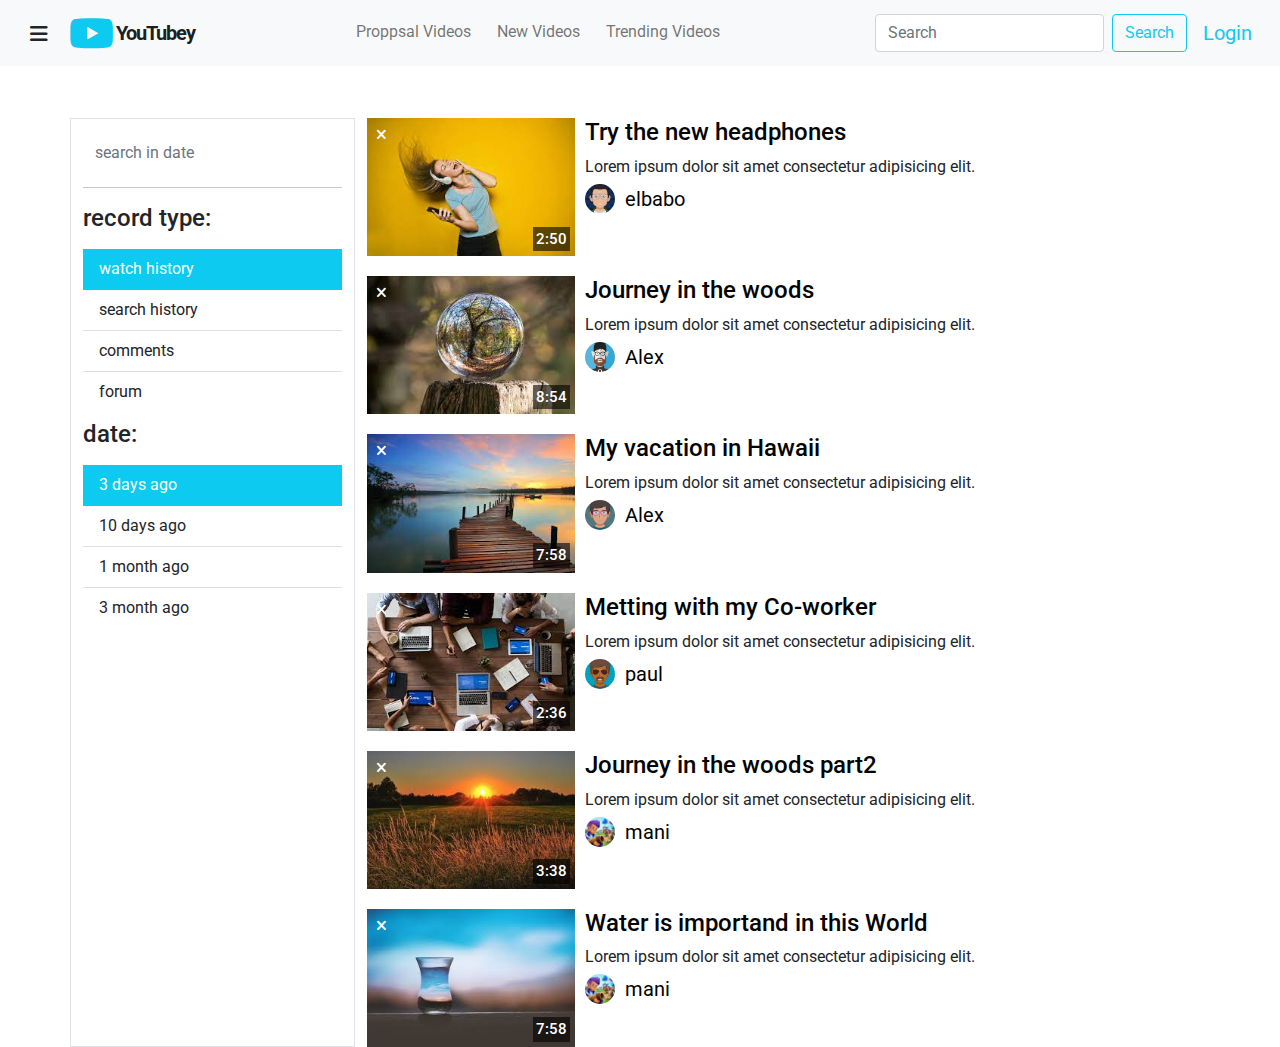
<file: Youtubey/log.html>
<!DOCTYPE html>
<html lang="en">
<head>
    <meta charset="UTF-8">
    <meta http-equiv="X-UA-Compatible" content="IE=edge">
    <meta name="viewport" content="width=device-width, initial-scale=1.0">
    <title>Youtubey|watch history</title>
  <link rel="stylesheet" href="css/bootstrap.css">
  <link rel="stylesheet" href="css/log.css">
  <link rel="stylesheet" href="css/all.min.css">
  <!-- Google font -->
  <link rel="preconnect" href="https://fonts.googleapis.com">
<link rel="preconnect" href="https://fonts.gstatic.com" crossorigin>
<link href="https://fonts.googleapis.com/css2?family=Roboto:ital,wght@0,300;0,400;0,500;0,700;1,300;1,400;1,500;1,700&display=swap" rel="stylesheet">
</head>
<body>
  <div id="top-menu">
    <div class="overflow"></div>
    <div class="container-fluid main-contener">
      <nav class="navbar navbar-expand-lg navbar-light bg-light fixed-top">
        <div class="container-fluid main-2-contener">
          <i class="fas fa-bars fa-lg" id="toggler"></i>
          <a class="navbar-brand d-flex align-items-center" href="index.html">
            <i class="fab fa-youtube "></i>
             <span>YouTubey</span> 
          </a>
          <button class="navbar-toggler border-0" type="button" data-bs-toggle="collapse" data-bs-target="#navbarSupportedContent" aria-controls="navbarSupportedContent" aria-expanded="false" aria-label="Toggle navigation">
            <span>
              <i class="fas fa-search"></i>
            </span>
          </button>
          <div class="collapse navbar-collapse" id="navbarSupportedContent">
            <ul class="navbar-nav mx-lg-auto main-nav ">
              <li class="nav-item">
                <a class="nav-link" aria-current="page" href="index.html">Proppsal Videos</a>
              </li>
              <li class="nav-item">
                <a class="nav-link" href="#">New Videos</a>
              </li>
              <!-- <li class="nav-item dropdown">
                <a class="nav-link dropdown-toggle" href="#" id="navbarDropdown" role="button" data-bs-toggle="dropdown" aria-expanded="false">
                  Dropdown
                </a>
                <ul class="dropdown-menu" aria-labelledby="navbarDropdown">
                  <li><a class="dropdown-item" href="#">Action</a></li>
                  <li><a class="dropdown-item" href="#">Another action</a></li>
                  <li><hr class="dropdown-divider"></li>
                  <li><a class="dropdown-item" href="#">Something else here</a></li>
                </ul>
              </li> -->
              <li class="nav-item">
                <a class="nav-link" href="#">Trending Videos</a>
              </li>
            </ul>
            <div class="d-flex">
              <input class="form-control me-2" type="search" placeholder="Search" aria-label="Search">
              <button onclick="location.href='search.html';" class="btn btn-outline-info main-search-btn" type="submit">Search</button>
            </div>
            <a class="nav-link text-info  px-3  mb-2 login " href="#" data-bs-toggle="modal" data-bs-target="#loginModal" >Login</a>
          </div>
        </div>
      </nav>
<!-- Button trigger modal -->


<!-- Modal -->
      <div class="modal fade" id="loginModal" tabindex="-1" aria-labelledby="exampleModalLabel" aria-hidden="true">
        <div class="modal-dialog modal-dialog-centered">
          <div class="modal-content">
            <div class="modal-header">
              <h5 class="modal-title" id="exampleModalLabel">Login</h5>
              <button type="button" class="btn-close btn btn-info text-white my-sm-2 main-login-btn" data-bs-dismiss="modal"></button>
            </div>
            <div class="modal-body">
              <form>
                <div class="mb-3">
                  <label for="email" class="col-form-label">Email:</label>
                  <input type="email" class="form-control" id="email">
                </div>
                <div class="mb-3">
                  <label for="password" class="col-form-label">Password:</label>
                  <input type="password" class="form-control" id="password">
                </div>
              </form>
            </div>
            <div class="modal-footer">
              <a class="" href="">Forget my Password</a>
              <a href="" class="mx-auto">Register</a>
              <button type="button" class="btn btn-info text-white px-3 ">login</button>
            </div>
          </div>
        </div>
      </div>
<!-- Modal end  -->

   <!-- sidebar Start -->
   <div class="row main-sidebar pt-4">
    <div id="wrap">
      <div class="sidebar">
          <ul class="list-group list-group-flush pl-0">
              <a href="index.html" class="list-group-item list-group-item-action">
                  <i class="fas fa-home  purple"></i>Home
              </a>
              <a href="index.html" class="list-group-item list-group-item-action">
                  <i class="fab fa-algolia  purple"></i>Proppsal Videos
              </a>
              <a href="#" class="list-group-item list-group-item-action main-hr">
                  <i class="far fa-plus-square  purple"></i>New Videos
                </a>
              <a href="#" class="list-group-item list-group-item-action">
                  <i class="fas fa-fire-alt  purple"></i>Trending Videos
              </a>
              <a href="#" class="list-group-item list-group-item-action">
                  <i class="fas fa-fire-alt  purple"></i>My videos
              </a>
              <a href="log.html" class="list-group-item list-group-item-action">
                  <i class="fas fa-history  purple"></i>Watch history
              </a>
              <a href="#" class="list-group-item list-group-item-action main-hr">
                  <i class="far fa-share-square  purple"></i>Subscriptions
              </a>
              <p class="list-group-item list-group-item-action">ABOS</p>

              <a href="channel.html" class=" list-group-item list-group-item-action channel-img">
              <img src="img/logo/avatar-01.png" alt="channel img" class="rounded-circle my-2 mx-2" width="40">
              <span class="card-text">Alex $$</span>
              </a>

              <a href="channel.html" class=" list-group-item list-group-item-action channel-img">
                <img src="img/logo/avatar-02.png" alt="channel img" class="rounded-circle my-2 mx-2" width="40">
                <span class="card-text">Manuel $$</span>
              </a>

              <a href="channel.html" class=" list-group-item list-group-item-action channel-img">
                <img src="img/logo/avatar-03.png" alt="channel img" class="rounded-circle my-2 mx-2" width="40">
                <span class="card-text">Mari $$</span>
              </a>

              <a href="channel.html" class=" list-group-item list-group-item-action channel-img main-hr">
                <img src="img/logo/avatar-06.png" alt="channel img" class="rounded-circle my-2 mx-2" width="40">
                <span class="card-text">Mani $$</span>
              </a>
              <a href="#" class="list-group-item list-group-item-action">
                  <i class="fas fa-film  purple"></i>Movies
              </a>
              <a href="#" class="list-group-item list-group-item-action">
                  <i class="fas fa-gamepad  purple"></i>Gameing
              </a>
              <a href="#" class="list-group-item list-group-item-action">
                <i class="fas fa-headset  purple"></i>Live
              </a>
              <a href="#" class="list-group-item list-group-item-action main-hr">
                <i class="fas fa-trophy  purple"></i>Sport
              </a>
              <a href="#" class="list-group-item list-group-item-action">
                  <i class="fas fa-cog  purple"></i>Setting
              </a>
              <a href="#" class="list-group-item list-group-item-action main-hr">
                  <i class="fas fa-question-circle purple"></i>Help
              </a>
              <p class="list-group-item list-group-item-action">
                <span>
                  Lorem ipsum dolor sit amet consectetur adipisicing elit. Velit, doloribus. Non illo dolorem laboriosam <br> <br> sapiente vel temporibus quasi quis labore. Iusto quaerat, eius rem minus eaque nulla voluptatibus illo porro.
                </span>
              </p>
          </ul>
      </div>
    </div>
  </div>
<!-- sidebar End -->

  <div class="main-log">
    <div class="container">
      <div class="row">
        <div class="col-lg-3 mt-5 border main-list"> 
          <input type="search" placeholder="search in date" class="form-control border-0 mt-3">
          <hr>
          <h4 class="mt-2">record type:</h4>        
          <div class="list-group list-group-flush mt-3" id="list-tab" role="tablist">
            <a class="list-group-item list-group-item-action active" id="list-home-list" data-bs-toggle="list" href="#list-home" role="tab" aria-controls="list-home">watch history</a>
            <a class="list-group-item list-group-item-action" id="list-profile-list" data-bs-toggle="list" href="#list-profile" role="tab" aria-controls="list-profile">search history</a>
            <a class="list-group-item list-group-item-action" id="list-messages-list" data-bs-toggle="list" href="#list-messages" role="tab" aria-controls="list-messages">comments</a>
            <a class="list-group-item list-group-item-action" id="list-settings-list" data-bs-toggle="list" href="#list-settings" role="tab" aria-controls="list-settings">forum</a>
          </div>
          <h4 class="mt-2">date:</h4>        
          <div class="list-group list-group-flush mt-3" id="list-tab" role="tablist">
            <a class="list-group-item list-group-item-action active" id="list-home-list" data-bs-toggle="list" href="#list-home" role="tab" aria-controls="list-home">3 days ago</a>
            <a class="list-group-item list-group-item-action" id="list-profile-list" data-bs-toggle="list" href="#list-profile" role="tab" aria-controls="list-profile">10 days ago</a>
            <a class="list-group-item list-group-item-action" id="list-messages-list" data-bs-toggle="list" href="#list-messages" role="tab" aria-controls="list-messages">1 month ago</a>
            <a class="list-group-item list-group-item-action" id="list-settings-list" data-bs-toggle="list" href="#list-settings" role="tab" aria-controls="list-settings">3 month ago</a>
          </div>
        </div>
        <div class="col-lg-9 mt-4">
          <div class="col-12 main-col">
            <a href="watch.html">
              <div class="img" data-dauer="2:50">
                <img src="img/pexels/3.jpg" alt="">
              </div>    
            </a>
            <div class="text-content">
              <a href="watch.html">
                <h4>Try the new headphones</h4>
              </a>
              <p>Lorem ipsum dolor sit amet consectetur adipisicing elit.</p>
              <div class="logo-info">
                <img src="img/logo/avatar-03.png" alt="">
                <a href="channel.html" class="name">elbabo</a>
              </div>
              <div class="zeit-text">
                <i class="fas fa-film"></i>
                <span>140 View</span>
                <i class="far fa-clock"></i>
                <span>1 day ago</span>
              </div>
            </div>
            <i class="fas fa-times remove"></i>
          </div>
          <div class="col-12 main-col">
            <a href="watch.html">
              <div class="img" data-dauer="8:54">
                <img src="img/pexels/2.jpg" alt="">
              </div>
    
            </a>
            <div class="text-content">
              <a href="watch.html">
                <h4>Journey in the woods</h4>
              </a>
              <p>Lorem ipsum dolor sit amet consectetur adipisicing elit.</p>
              <div class="logo-info">
                <img src="img/logo/avatar-01.png" alt="">
                <a href="channel.html" class="name">Alex</a>
              </div>
              <div class="zeit-text">
                <i class="fas fa-film"></i>
                <span>11040 View</span>
                <i class="far fa-clock"></i>
                <span>3 months ago</span>
              </div>
            </div>
            <i class="fas fa-times remove"></i>
          </div>
          <div class="col-12 main-col">
            <a href="watch.html">
              <div class="img" data-dauer="7:58">
                <img src="img/pexels/4.jpg" alt="">
              </div>
    
            </a>
            <div class="text-content">
              <a href="watch.html">
                <h4>My vacation in Hawaii</h4>
              </a>
              <p>Lorem ipsum dolor sit amet consectetur adipisicing elit.</p>
              <div class="logo-info">
                <img src="img/logo/avatar-04.png" alt="">
                <a href="channel.html" class="name">Alex</a>
              </div>
              <div class="zeit-text">
                <i class="fas fa-film"></i>
                <span>1020 View</span>
                <i class="far fa-clock"></i>
                <span>3 months ago</span>
              </div>
            </div>
            <i class="fas fa-times remove"></i>
          </div>
          <div class="col-12 main-col">
            <a href="watch.html">
              <div class="img" data-dauer="2:36">
                <img src="img/pexels/5.jpg" alt="">
              </div>
    
            </a>
            <div class="text-content">
              <a href="watch.html">
                <h4>Metting with my Co-worker</h4>
              </a>
              <p>Lorem ipsum dolor sit amet consectetur adipisicing elit.</p>
              <div class="logo-info">
                <img src="img/logo/avatar-02.png" alt="">
                <a href="channel.html" class="name">paul</a>
              </div>
              <div class="zeit-text">
                <i class="fas fa-film"></i>
                <span>500 View</span>
                <i class="far fa-clock"></i>
                <span>2 months ago</span>
              </div>
            </div>
            <i class="fas fa-times remove"></i>
          </div>         
          <div class="col-12 main-col">
            <a href="watch.html">
              <div class="img" data-dauer="3:38">
                <img src="img/pexels/7.jpg" alt="">
              </div>
            </a>
            <div class="text-content">
              <a href="watch.html">
                <h4>Journey in the woods part2</h4>
              </a>
              <p>Lorem ipsum dolor sit amet consectetur adipisicing elit.</p>
              <div class="logo-info">
                <img src="img/logo/team-01.jpg" alt="">
                <a href="channel.html" class="name">mani</a>
              </div>
              <div class="zeit-text">
                <i class="fas fa-film"></i>
                <span>1100 View</span>
                <i class="far fa-clock"></i>
                <span>1 month ago</span>
              </div>
            </div>
            <i class="fas fa-times remove"></i>
          </div>
          <div class="col-12 main-col">
            <a href="watch.html">
              <div class="img" data-dauer="7:58">
                <img src="img/pexels/6.jpg" alt="">
              </div>
    
            </a>
            <div class="text-content">
              <a href="watch.html">
                <h4>Water is importand in this World</h4>
              </a>
              <p>Lorem ipsum dolor sit amet consectetur adipisicing elit.</p>
              <div class="logo-info">
                <img src="img/logo/team-01.jpg" alt="">
                <a href="channel.html" class="name">mani</a>
              </div>
              <div class="zeit-text">
                <i class="fas fa-film"></i>
                <span>10000 View</span>
                <i class="far fa-clock"></i>
                <span>6 months ago</span>
              </div>
            </div>
            <i class="fas fa-times remove"></i>
          </div>
        </div>
      </div>
    </div>
  </div>
</div>
</div>

 

  <script src="js/jquery-3.5.1..min.js" ></script>
  <script src="js/popper.min.js" ></script>
  <script src="js/bootstrap.js" ></script>
  <script src="js/log.js" ></script>
</body>
</html>
</file>
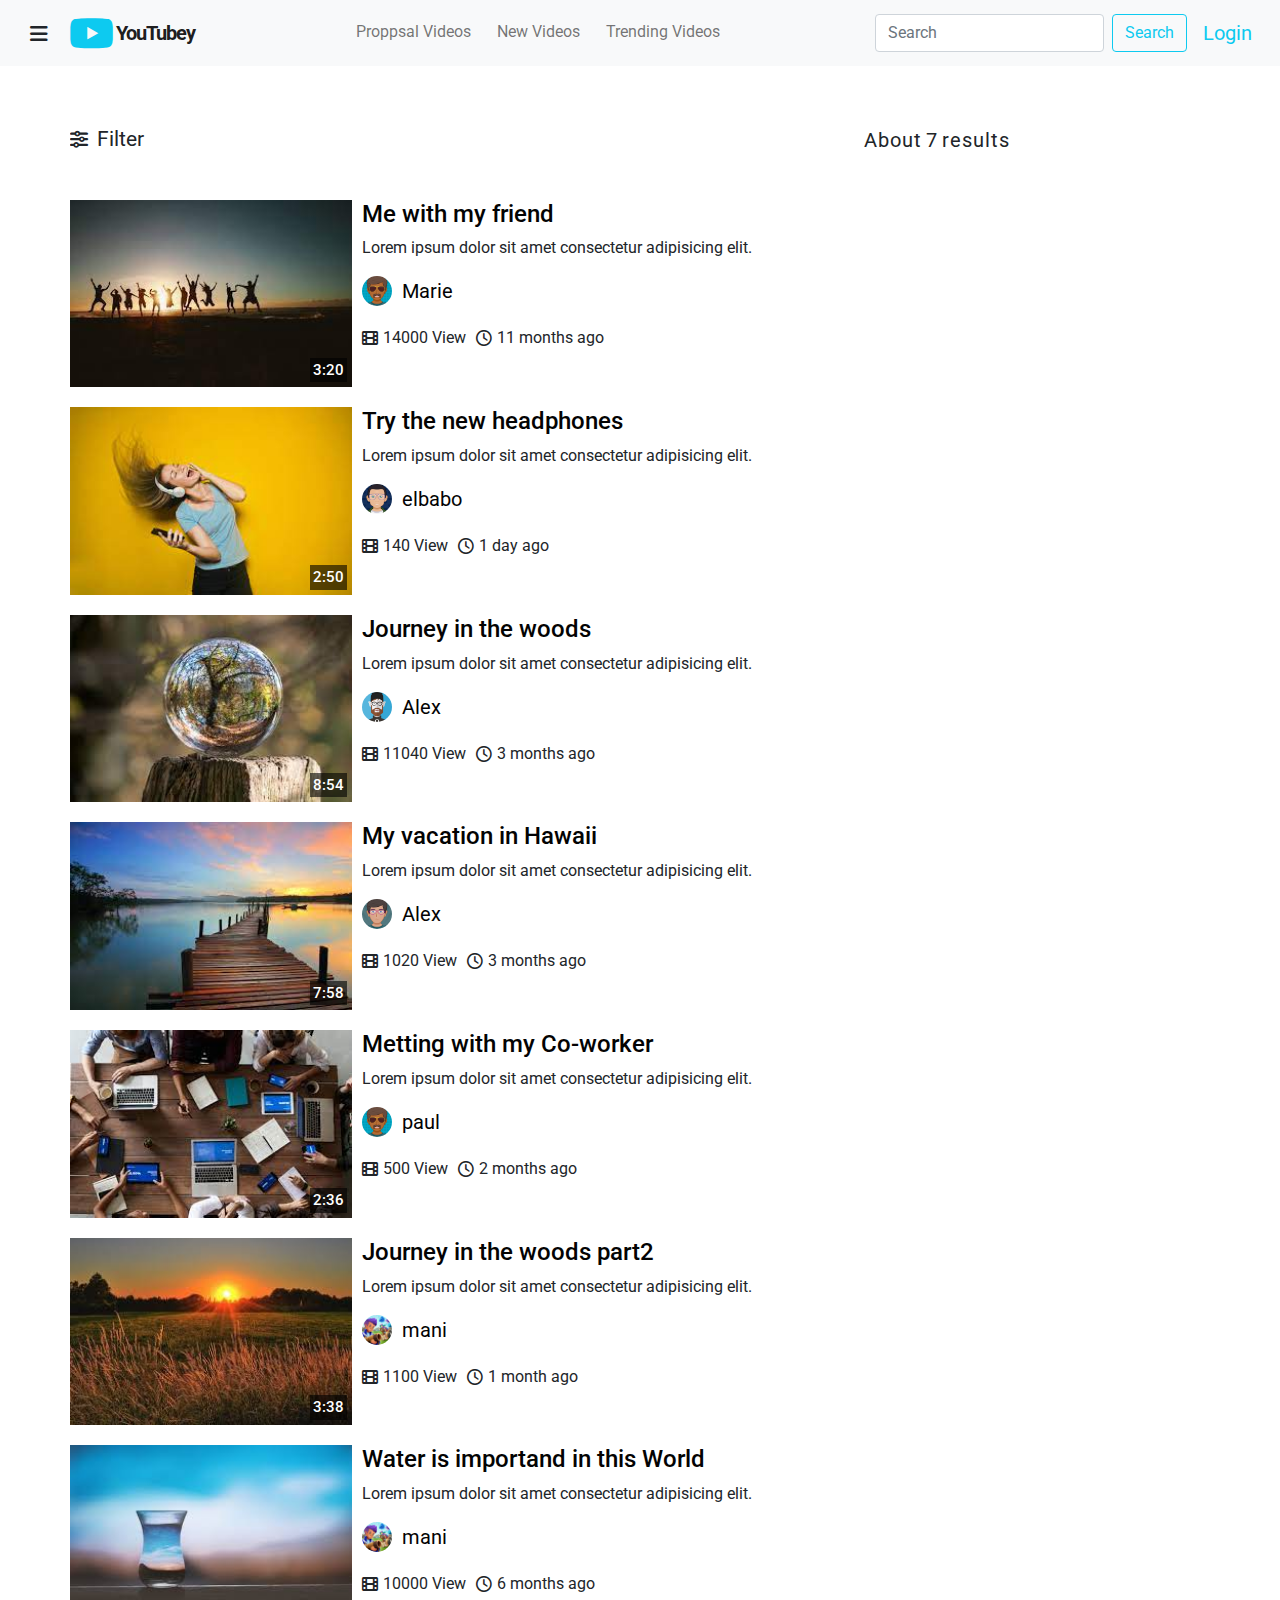
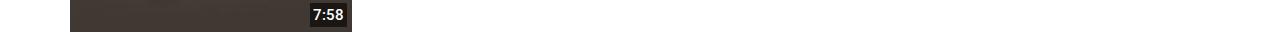
<file: Youtubey/search.html>
<!DOCTYPE html>
<html lang="en">
<head>
    <meta charset="UTF-8">
    <meta http-equiv="X-UA-Compatible" content="IE=edge">
    <meta name="viewport" content="width=device-width, initial-scale=1.0">
    <title>research results</title>
  <link rel="stylesheet" href="css/bootstrap.css">
  <link rel="stylesheet" href="css/search.css">
  <link rel="stylesheet" href="css/all.min.css">
  <!-- Google font -->
  <link rel="preconnect" href="https://fonts.googleapis.com">
<link rel="preconnect" href="https://fonts.gstatic.com" crossorigin>
<link href="https://fonts.googleapis.com/css2?family=Roboto:ital,wght@0,300;0,400;0,500;0,700;1,300;1,400;1,500;1,700&display=swap" rel="stylesheet">
</head>
<body>
  <div id="top-menu">
    <div class="overflow"></div>
    <div class="container-fluid main-contener">
      <nav class="navbar navbar-expand-lg navbar-light bg-light fixed-top">
        <div class="container-fluid main-2-contener">
          <i class="fas fa-bars fa-lg" id="toggler"></i>
          <a class="navbar-brand d-flex align-items-center" href="index.html">
            <i class="fab fa-youtube "></i>
             <span>YouTubey</span> 
          </a>
          <button class="navbar-toggler border-0" type="button" data-bs-toggle="collapse" data-bs-target="#navbarSupportedContent" aria-controls="navbarSupportedContent" aria-expanded="false" aria-label="Toggle navigation">
            <span>
              <i class="fas fa-search"></i>
            </span>
          </button>
          <div class="collapse navbar-collapse" id="navbarSupportedContent">
            <ul class="navbar-nav mx-lg-auto main-nav ">
              <li class="nav-item">
                <a class="nav-link" aria-current="page" href="index.html">Proppsal Videos</a>
              </li>
              <li class="nav-item">
                <a class="nav-link" href="#">New Videos</a>
              </li>
              <!-- <li class="nav-item dropdown">
                <a class="nav-link dropdown-toggle" href="#" id="navbarDropdown" role="button" data-bs-toggle="dropdown" aria-expanded="false">
                  Dropdown
                </a>
                <ul class="dropdown-menu" aria-labelledby="navbarDropdown">
                  <li><a class="dropdown-item" href="#">Action</a></li>
                  <li><a class="dropdown-item" href="#">Another action</a></li>
                  <li><hr class="dropdown-divider"></li>
                  <li><a class="dropdown-item" href="#">Something else here</a></li>
                </ul>
              </li> -->
              <li class="nav-item">
                <a class="nav-link" href="#">Trending Videos</a>
              </li>
            </ul>
            <div class="d-flex">
              <input class="form-control me-2" type="search" placeholder="Search" aria-label="Search">
              <button onclick="location.href='search.html';" class="btn btn-outline-info main-search-btn" type="submit">Search</button>
            </div>
            <a class="nav-link text-info  px-3  mb-2 login " href="#" data-bs-toggle="modal" data-bs-target="#loginModal" >Login</a>
          </div>
        </div>
      </nav>
<!-- Button trigger modal -->


<!-- Modal -->
      <div class="modal fade" id="loginModal" tabindex="-1" aria-labelledby="exampleModalLabel" aria-hidden="true">
        <div class="modal-dialog modal-dialog-centered">
          <div class="modal-content">
            <div class="modal-header">
              <h5 class="modal-title" id="exampleModalLabel">Login</h5>
              <button type="button" class="btn-close btn btn-info text-white my-sm-2 main-login-btn" data-bs-dismiss="modal"></button>
            </div>
            <div class="modal-body">
              <form>
                <div class="mb-3">
                  <label for="email" class="col-form-label">Email:</label>
                  <input type="email" class="form-control" id="email">
                </div>
                <div class="mb-3">
                  <label for="password" class="col-form-label">Password:</label>
                  <input type="password" class="form-control" id="password">
                </div>
              </form>
            </div>
            <div class="modal-footer">
              <a class="" href="">Forget my Password</a>
              <a href="" class="mx-auto">Register</a>
              <button type="button" class="btn btn-info text-white px-3 ">login</button>
            </div>
          </div>
        </div>
      </div>
<!-- Modal end  -->      


      <!-- sidebar Start -->
      <div class="row main-sidebar pt-4">
        <div id="wrap">
          <div class="sidebar">
              <ul class="list-group list-group-flush pl-0">
                  <a href="index.html" class="list-group-item list-group-item-action">
                      <i class="fas fa-home  purple"></i>Home
                  </a>
                  <a href="index.html" class="list-group-item list-group-item-action">
                      <i class="fab fa-algolia  purple"></i>Proppsal Videos
                  </a>
                  <a href="#" class="list-group-item list-group-item-action main-hr">
                      <i class="far fa-plus-square  purple"></i>New Videos
                    </a>
                  <a href="#" class="list-group-item list-group-item-action">
                      <i class="fas fa-fire-alt  purple"></i>Trending Videos
                  </a>
                  <a href="#" class="list-group-item list-group-item-action">
                      <i class="fas fa-fire-alt  purple"></i>My videos
                  </a>
                  <a href="log.html" class="list-group-item list-group-item-action">
                      <i class="fas fa-history  purple"></i>Watch history
                  </a>
                  <a href="#" class="list-group-item list-group-item-action main-hr">
                      <i class="far fa-share-square  purple"></i>Subscriptions
                  </a>
                  <p class="list-group-item list-group-item-action">ABOS</p>

                  <a href="channel.html" class=" list-group-item list-group-item-action channel-img">
                  <img src="img/logo/avatar-01.png" alt="channel img" class="rounded-circle my-2 mx-2" width="40">
                  <span class="card-text">Alex $$</span>
                  </a>

                  <a href="channel.html" class=" list-group-item list-group-item-action channel-img">
                    <img src="img/logo/avatar-02.png" alt="channel img" class="rounded-circle my-2 mx-2" width="40">
                    <span class="card-text">Manuel $$</span>
                  </a>

                  <a href="channel.html" class=" list-group-item list-group-item-action channel-img">
                    <img src="img/logo/avatar-03.png" alt="channel img" class="rounded-circle my-2 mx-2" width="40">
                    <span class="card-text">Mari $$</span>
                  </a>

                  <a href="channel.html" class=" list-group-item list-group-item-action channel-img main-hr">
                    <img src="img/logo/avatar-06.png" alt="channel img" class="rounded-circle my-2 mx-2" width="40">
                    <span class="card-text">Mani $$</span>
                  </a>
                  <a href="#" class="list-group-item list-group-item-action">
                      <i class="fas fa-film  purple"></i>Movies
                  </a>
                  <a href="#" class="list-group-item list-group-item-action">
                      <i class="fas fa-gamepad  purple"></i>Gameing
                  </a>
                  <a href="#" class="list-group-item list-group-item-action">
                    <i class="fas fa-headset  purple"></i>Live
                  </a>
                  <a href="#" class="list-group-item list-group-item-action main-hr">
                    <i class="fas fa-trophy  purple"></i>Sport
                  </a>
                  <a href="#" class="list-group-item list-group-item-action">
                      <i class="fas fa-cog  purple"></i>Setting
                  </a>
                  <a href="#" class="list-group-item list-group-item-action main-hr">
                      <i class="fas fa-question-circle purple"></i>Help
                  </a>
                  <p class="list-group-item list-group-item-action">
                    <span>
                      Lorem ipsum dolor sit amet consectetur adipisicing elit. Velit, doloribus. Non illo dolorem laboriosam <br> <br> sapiente vel temporibus quasi quis labore. Iusto quaerat, eius rem minus eaque nulla voluptatibus illo porro.
                    </span>
                  </p>
              </ul>
          </div>
        </div>
      </div>
    <!-- sidebar End -->

<!-- search Start -->
<div class="search-heading">
  <div class="container">
    <div class="info-row">
      <div class="filter" id="filter">
        <i class="fas fa-sliders-h"></i>
        <span>Filter</span>
      </div>
      <div class="text">
        <span>About 7 results</span>
      </div>
    </div>
    <div class="row mt-4 main-row" id="mainrow">
      <div class="col-md-6 col-lg-3 filter-menu">
        <div class="text-center">Download date</div>
        <hr>
        <label class="d-block mb-3">
          <input type="checkbox" name="CheckBoxInputName" id="">
          <span>Last hour</span>
        </label>
        <label class="d-block mb-3">
          <input type="checkbox" name="CheckBoxInputName" id="">
          <span>To day</span>
        </label>
        <label class="d-block mb-3">
          <input type="checkbox" name="CheckBoxInputName" id="">
          <span>This Week</span>
        </label>
        <label class="d-block mb-3">
          <input type="checkbox" name="CheckBoxInputName" id="">
          <span>This month</span>
        </label>
        <label class="d-block mb-3">
          <input type="checkbox" name="CheckBoxInputName" id="">
          <span>This year</span>
        </label>
      </div>
      <div class="col-md-6 col-lg-3 filter-menu">
        <div class="text-center">Type</div>
        <hr>
        <label class="d-block mb-3">
          <input type="checkbox" name="CheckBoxInputName2" id="">
          <span>Video</span>
        </label>
        <label class="d-block mb-3">
          <input type="checkbox" name="CheckBoxInputName2" id="">
          <span>Channel</span>
        </label>
        <label class="d-block mb-3">
          <input type="checkbox" name="CheckBoxInputName2" id="">
          <span>Playlist</span>
        </label>
        <label class="d-block mb-3">
          <input type="checkbox" name="CheckBoxInputName2" id="">
          <span>Film</span>
        </label>
        <label class="d-block mb-3">
          <input type="checkbox" name="CheckBoxInputName2" id="">
          <span>Show</span>
        </label>
      </div>
      <div class="col-md-6 col-lg-3 filter-menu">
        <div class="text-center">Sort by</div>
        <hr>
        <label class="d-block mb-3">
          <input type="checkbox" name="CheckBoxInputName3" id="">
          <span>Relevancy</span>
        </label>
        <label class="d-block mb-3">
          <input type="checkbox" name="CheckBoxInputName3" id="">
          <span>Download date</span>
        </label>
        <label class="d-block mb-3">
          <input type="checkbox" name="CheckBoxInputName3" id="">
          <span>Views</span>
        </label>
        <label class="d-block mb-3">
          <input type="checkbox" name="CheckBoxInputName3" id="">
          <span>Rating</span>
        </label>
      </div>
      <div class="col-md-6 col-lg-3 filter-menu">
        <div class="text-center">Duration</div>
      <hr>
      <label class="d-block mb-3">
        <input type="checkbox" name="CheckBoxInputName4" id="">
        <span>Short (less than 4 minutes)</span>
      </label>
      <label class="d-block mb-3 mb-3">
        <input type="checkbox" name="CheckBoxInputName4" id="">
        <span>long (more than 8 minutes)</span>
      </label>
      </div>
    </div>

  </div>
</div>
<!-- search End -->

    <!-- Search Vedios -->
    <div class="videos-menu">
      <div class="container">
        <div class="row">
          <div class="col-12 main-col">
            <a href="watch.html">
              <div class="img" data-dauer="3:20">
                <img src="img/pexels/1.jpg" alt="">
              </div>

            </a>
            <div class="text-content">
              <a href="watch.html">
                <h4>Me with my friend</h4>
              </a>
              <p>Lorem ipsum dolor sit amet consectetur adipisicing elit.</p>
              <div class="logo-info">
                <img src="img/logo/avatar-02.png" alt="">
                <a href="channel.html" class="name">Marie</a>
              </div>
              <div class="zeit-text">
                <i class="fas fa-film"></i>
                <span>14000 View</span>
                <i class="far fa-clock"></i>
                <span>11 months ago</span>
              </div>
            </div>
          </div>
          <div class="col-12 main-col">
            <a href="watch.html">
              <div class="img" data-dauer="2:50">
                <img src="img/pexels/3.jpg" alt="">
              </div>

            </a>
            <div class="text-content">
              <a href="watch.html">
                <h4>Try the new headphones</h4>
              </a>
              <p>Lorem ipsum dolor sit amet consectetur adipisicing elit.</p>
              <div class="logo-info">
                <img src="img/logo/avatar-03.png" alt="">
                <a href="channel.html" class="name">elbabo</a>
              </div>
              <div class="zeit-text">
                <i class="fas fa-film"></i>
                <span>140 View</span>
                <i class="far fa-clock"></i>
                <span>1 day ago</span>
              </div>
            </div>
          </div>
          <div class="col-12 main-col">
            <a href="watch.html">
              <div class="img" data-dauer="8:54">
                <img src="img/pexels/2.jpg" alt="">
              </div>

            </a>
            <div class="text-content">
              <a href="watch.html">
                <h4>Journey in the woods</h4>
              </a>
              <p>Lorem ipsum dolor sit amet consectetur adipisicing elit.</p>
              <div class="logo-info">
                <img src="img/logo/avatar-01.png" alt="">
                <a href="channel.html" class="name">Alex</a>
              </div>
              <div class="zeit-text">
                <i class="fas fa-film"></i>
                <span>11040 View</span>
                <i class="far fa-clock"></i>
                <span>3 months ago</span>
              </div>
            </div>
          </div>
          <div class="col-12 main-col">
            <a href="watch.html">
              <div class="img" data-dauer="7:58">
                <img src="img/pexels/4.jpg" alt="">
              </div>

            </a>
            <div class="text-content">
              <a href="watch.html">
                <h4>My vacation in Hawaii</h4>
              </a>
              <p>Lorem ipsum dolor sit amet consectetur adipisicing elit.</p>
              <div class="logo-info">
                <img src="img/logo/avatar-04.png" alt="">
                <a href="channel.html" class="name">Alex</a>
              </div>
              <div class="zeit-text">
                <i class="fas fa-film"></i>
                <span>1020 View</span>
                <i class="far fa-clock"></i>
                <span>3 months ago</span>
              </div>
            </div>
          </div>
          <div class="col-12 main-col">
            <a href="watch.html">
              <div class="img" data-dauer="2:36">
                <img src="img/pexels/5.jpg" alt="">
              </div>

            </a>
            <div class="text-content">
              <a href="watch.html">
                <h4>Metting with my Co-worker</h4>
              </a>
              <p>Lorem ipsum dolor sit amet consectetur adipisicing elit.</p>
              <div class="logo-info">
                <img src="img/logo/avatar-02.png" alt="">
                <a href="channel.html" class="name">paul</a>
              </div>
              <div class="zeit-text">
                <i class="fas fa-film"></i>
                <span>500 View</span>
                <i class="far fa-clock"></i>
                <span>2 months ago</span>
              </div>
            </div>
          </div>         
          <div class="col-12 main-col">
            <a href="watch.html">
              <div class="img" data-dauer="3:38">
                <img src="img/pexels/7.jpg" alt="">
              </div>
            </a>
            <div class="text-content">
              <a href="watch.html">
                <h4>Journey in the woods part2</h4>
              </a>
              <p>Lorem ipsum dolor sit amet consectetur adipisicing elit.</p>
              <div class="logo-info">
                <img src="img/logo/team-01.jpg" alt="">
                <a href="channel.html" class="name">mani</a>
              </div>
              <div class="zeit-text">
                <i class="fas fa-film"></i>
                <span>1100 View</span>
                <i class="far fa-clock"></i>
                <span>1 month ago</span>
              </div>
            </div>
          </div>
          <div class="col-12 main-col">
            <a href="watch.html">
              <div class="img" data-dauer="7:58">
                <img src="img/pexels/6.jpg" alt="">
              </div>

            </a>
            <div class="text-content">
              <a href="watch.html">
                <h4>Water is importand in this World</h4>
              </a>
              <p>Lorem ipsum dolor sit amet consectetur adipisicing elit.</p>
              <div class="logo-info">
                <img src="img/logo/team-01.jpg" alt="">
                <a href="channel.html" class="name">mani</a>
              </div>
              <div class="zeit-text">
                <i class="fas fa-film"></i>
                <span>10000 View</span>
                <i class="far fa-clock"></i>
                <span>6 months ago</span>
              </div>
            </div>
          </div>
        </div>
      </div>
    </div>
  </div>
</div>   
<!-- Search Vedios End  -->
 

  <script src="js/jquery-3.5.1..min.js" ></script>
  <script src="js/popper.min.js" ></script>
  <script src="js/bootstrap.js" ></script>
  <script src="js/search.js" ></script>


</body>
</html>
</file>
<file: firma/css/style.css>
:root {
  --main-color: #7936b2;
}
* {
  box-sizing: border-box;
  -moz-box-sizing: border-box;
  -webkit-box-sizing: border-box;
  padding: 0;
  margin: 0;
}
html {
  scroll-behavior: smooth;
}
body {
  font-family: Arial, Helvetica, sans-serif;
}
ul {
  list-style: none;
}
a {
  text-decoration: none;
}
.contener {
  padding-left: 15px;
  padding-right: 15px;
  margin-left: auto;
  margin-right: auto;
}
@media (min-width: 768px) {
  .contener {
    width: 750px;
  }
}
@media (min-width: 992px) {
  .contener {
    width: 970px;
  }
}
@media (min-width: 1200px) {
  .contener {
    width: 1170px;
  }
}
.main-h1 {
  text-align: center;
  margin-bottom: 40px;
  font-size: 35px;
}
/* global ruls End */
/* Nav Start */

nav .container {
  flex-wrap: nowrap;
}
nav.navbar {
  z-index: 9;
}

nav.navbar .navbar-brand img {
  width: 40%;
}

nav.navbar .navbar-nav .nav-item a.nav-link {
  font-size: 16px;
  color: #e8e8e8;
  line-height: 40px;
  padding: 0 16px;
  transition: all 0.5s ease;
}

nav.navbar .navbar-nav .nav-item a.nav-link:hover,
nav.navbar .navbar-nav .nav-item a.nav-link.active {
  background-color: #e8e8e8;
  color: #16aeca;
}

nav.navbar.noTransparrent {
  background-color: #fff;
  border: 1px solid #eee;
}

nav.navbar.noTransparrent .nav-item a.nav-link {
  color: #16aeca;
}

nav.navbar.noTransparrent .navbar-nav .nav-item a.nav-link:hover,
nav.navbar.noTransparrent .navbar-nav .nav-item a.nav-link.active {
  color: #dae413;
  background-color: #16aeca;
}

nav.navbar.noTransparrent button.navbar-toggler {
  color: #16aeca;
}
/* Nav End */

/* Header Start */
/* header {
  min-height: 80px;
  min-width: 100%;
  background-color: transparent;
  position: fixed;
  z-index: 5;
  padding-top: 15px;
}
header .contener {
  display: flex;
  justify-content: space-between;
}
header .contener .logo {
  width: 80px;
}
header .contener .logo img {
  max-width: 100%;
}
header .contener ul {
  margin: 0;
  display: flex;
  align-items: center;
  flex: 1;
  justify-content: flex-end;
}
header .contener ul a {
  padding: 13px;
  margin-right: 10px;
  color: white;
  transition: 0.3s;
}
header .contener ul a:hover,
header .contener ul a.active {
  background-color: #e8e8e8;
  color: #16aeca;
}
header .contener ul a li {
  font-size: 18px;
} */

/* Landing Start */
header .landing {
  background-image: url(../imgs/bg.jpg);
  background-size: cover;
  position: relative;
  height: 100vh;
  width: 100%;
}
header .landing::after {
  content: "";
  position: absolute;
  width: 100%;
  height: 100%;
  top: 0;
  left: 0;
  background: linear-gradient(
    to right,
    rgba(46, 178, 181, 0.8),
    rgba(197, 203, 50, 0.8)
  );
}
header .landing .carousel {
  z-index: 8;
}
header .landing .carousel .carousel-item {
  position: relative;
  min-height: 100vh;
}
header .landing .carousel .carousel-item .carousel-content {
  position: absolute;
  top: 45%;
  left: 15%;
  right: 15%;
  text-align: center;
}
@media (max-width: 620px) {
  header .landing .carousel .carousel-item .carousel-content {
    top: 45%;
  }
  header .landing .carousel .carousel-item .carousel-content h2 {
    font-size: 30px !important;
  }
  header .landing .carousel .carousel-item .carousel-content a {
    font-size: 14px !important;
    padding: 10px 15px !important;
    width: auto !important;
  }
}
@media (max-width: 620px) {
  header .landing .carousel .carousel-item .carousel-content {
    top: 40%;
  }
  header .landing .carousel .carousel-item .carousel-content h2 {
    font-size: 25px !important;
  }
}
header .landing .carousel .carousel-item .carousel-content h2 {
  font-size: 40px;
  color: white;
  margin-bottom: 40px;
}
header .landing .carousel .carousel-item .carousel-content a {
  padding: 20px 30px;
  color: white;
  background-color: #16aeca;
  font-size: 20px;
  border-radius: 40px;
  width: 100%;
  transition: all 0.5s ease;
}
header .landing .carousel .carousel-item .carousel-content a:hover {
  background-color: #dae413;
  color: black;
  font-weight: normal;
}
header .landing .carousel button i {
  font-size: 26px;
}
/* Landing End */

/* Header End */

/* Main Start */

/* Main Services Start */
main .services {
  padding-top: 50px;
  min-height: 630px;
}

main .services .contener .main-h1 {
  text-align: center;
  margin-bottom: 40px;
  font-size: 35px;
}
main .services .contener .row .card {
  padding: 40px;
  transition: 2s;
}
main .services .contener .row .card:hover .card-text {
  height: fit-content;
}
main .services .contener .row .card:hover .card-text p {
  opacity: 1;
  display: block;
}
main .services .contener .row .card .card-img {
  margin-bottom: 30px;
  transition: 0.5s;
}
main .services .contener .row .card .card-text {
  transition: 2s;
  height: 50px;
  padding: 10px;
}
main .services .contener .row .card .card-text p {
  transition: 0.5s;
  margin-top: 20px;
  opacity: 0;
  /* display: none; */
}
@media (max-width: 992px) {
  main .services .contener .row .card {
    padding: 20px;
  }
  main .services .contener .row .card .card-text {
    height: 80px;
  }
  main .services .contener .row .card .card-text h4 {
    font-size: 20px;
  }
}
@media (max-width: 768px) {
  main .services .contener .row .card {
    margin-bottom: 30px;
  }
}
/* Main Services End */

/* Main Gallery Start */
main .gallery .gallery-work {
  display: flex;
  flex-wrap: wrap;
}
main .gallery .gallery-work .box {
  position: relative;
}
main .gallery .gallery-work .box a img {
  max-width: 100%;
}
@media (min-width: 768px) {
  main .gallery .gallery-work .box {
    flex-basis: 50%;
  }
}
@media (min-width: 1199px) {
  main .gallery .gallery-work .box {
    flex-basis: 25%;
  }
}
@media (max-width: 768px) {
  main .gallery .gallery-work {
    justify-content: center;
    gap: 20px;
  }
}
main .gallery .gallery-work .box:hover a .icon {
  opacity: 1;
}
main .gallery .gallery-work .box a .icon {
  position: absolute;
  top: 5%;
  left: 5%;
  width: 90%;
  height: 90%;
  color: #fff;
  background-color: rgba(22, 174, 202, 0.9);
  z-index: 5;
  opacity: 0;
  transition: all 0.5s ease;
  display: flex;
  justify-content: center;
  align-items: center;
}
main .gallery .gallery-work .box a .icon i {
  font-size: 40px;
}

main .gallery .gallery-work .box .gallery-overlay{
  position: fixed;
  background-color: rgba(0, 0, 0,0.9);
  top: 0;
  left: 0;
  padding: 3%;
  width: 100%;
  height: 100vh;
  z-index: 10;
  opacity: 0;
  margin-top: -100vh;
  transition: all 1s ease;
}
main .gallery .gallery-work .box .gallery-overlay:target{
  margin-top: 0;
  opacity: 1;
}
@media(max-width:768px){
  main .gallery .gallery-work .box .gallery-overlay .gallery-img{
  display: none;
  }
}
main .gallery .gallery-work .box .gallery-overlay .gallery-img{
  padding-bottom: 30px;
}
main .gallery .gallery-work .box .gallery-overlay .gallery-img img{
  max-width: 100%;
}
main .gallery .gallery-work .box .gallery-overlay .gallery-text{
  margin-top: 50px;
}
main .gallery .gallery-work .box .gallery-overlay .gallery-text h4{
  font-size: 36px;
  color: #16aeca;
  margin-bottom: 30px;
}
main .gallery .gallery-work .box .gallery-overlay .gallery-text ul{
  display: flex;
  padding-bottom: 20px;
  margin-bottom: 20px;
  border-bottom: 1px solid #efefef;
  padding-left:0 ;
}
main .gallery .gallery-work .box .gallery-overlay .gallery-text ul li{
  color: #555;
  margin-right: 5px;
}
main .gallery .gallery-work .box .gallery-overlay .gallery-text ul li a{
  color: #555;
  font-family: sans-serif;
  text-decoration: none;
  transition: 0.5s;
}
main .gallery .gallery-work .box .gallery-overlay .gallery-text ul li a:hover{
  color: #16aeca;
}
main .gallery .gallery-work .box .gallery-overlay .gallery-text p{
  font-size: 20px;
  margin-bottom: 30px;
  color: #919191;
}
main .gallery .gallery-work .box .gallery-overlay .gallery-text a.btn{
  border-radius: 25px;
  padding: 10px 20px;
  background-color: #16aeca;
  color: #fff;
}
main .gallery .gallery-work .box .gallery-overlay .gallery-text a.close{
  color: #16aeca;
  position: absolute;
  top: 4%;
  right: 4%;
  font-size: 25px;
  font-weight: bold;
  padding: 30px 10px 20px;
  transition: 0.5s;
  z-index: 20;
}
main .gallery .gallery-work .box .gallery-overlay .gallery-text a.close:hover{
  color: rgb(194, 13, 13);
}
@media(max-width:400px){
  main .gallery .gallery-work .box .gallery-overlay .gallery-text h4{
    font-size: 25px;
    margin-top: 20px;
  }
  main .gallery .gallery-work .box .gallery-overlay .gallery-text ul{
    padding-bottom: 10px;
    margin-bottom: 10px;
  }
  main .gallery .gallery-work .box .gallery-overlay .gallery-text ul li a{
    font-size: 13px;
  }
  main .gallery .gallery-work .box .gallery-overlay .gallery-text p {
    font-size: 15px;
  }
  main .gallery .gallery-work .box .gallery-overlay .gallery-text a.close{
    top: 2%;
    right: 2%;
  }
}
/* Main Gallery End */
/* Main stats Start */
main .statistics{
  background-image: url(../imgs/bg-2.jpg);
  background-size: cover;
  background-attachment: fixed;
}
main .statistics .overlay{
  background-color: rgba(22, 174, 202, 0.8);
  padding: 100px 0 ;
}
main .statistics .overlay .container{
  color: white;
}
main .statistics .overlay .container .row{
  align-items: center !important;
}
@media(max-width:768px){
  main .statistics .overlay .container .row .main-col{
    margin-bottom: 30px;
  }
  main .statistics .overlay .container .row .main-col img{
    margin-bottom: 20px !important;
    max-width: 100%;
  }
}
main .statistics .overlay .container .row .main-col img{
  margin-bottom: 40px;
  max-width: 100%;
}
main .statistics .overlay .container .row .main-col .count{
  font-size: 33px;
  font-weight: bold;
  margin-bottom: 15px;
}
main .statistics .overlay .container .row .main-col span.counter{
  font-size: 18px;
  font-weight: normal;
}
/* Main stats End */
/* Main Cotact Start */
main .contacts{
  padding-top: 50px;
  padding-bottom: 50px;
}
main .contacts .container .map iframe{
  width: 90%;
  height: 180px;
}
main .contacts .container .info h2{
  margin-bottom: 25px;
}
main .contacts .container .info address{
  color: #16aeca;
  margin-bottom: 10px;
}
main .contacts .container .info address i{
  margin-right: 10px;
}
main .contacts .contact{
  text-align: center;
  padding-top: 40px;
  margin: auto;
}
main .contacts .contact h2{
  font-size: 30px;
  font-weight: bold;
}
main .contacts .contact form{
  display: flex;
  flex-direction: column;
  flex-wrap: wrap;
  gap: 20px;
  width: 60%;
  margin: auto;
  
}
@media(max-width:768px){
  main .contacts .contact form{
    display: flex;
    flex-direction: column;
    flex-wrap: wrap;
    gap: 20px;
    width: 80%;
    margin: none;
  }
}
main .contacts .contact form .del {
  display: flex;
  gap: 20px;
  height: 45px;
  
}
main .contacts .contact form .del input[type="text"]{
  width: 50%;
  padding-left: 5px;
  background-color: #f7f7f7;
    border: 2px solid #ececec;
    color: #5c5c5c;
    font-size: 15px;
    line-height: 25px;
    border-radius: 3px;
}
main .contacts .contact form .del input[type="email"]{
  width: 50%;
  padding-left: 5px;
  background-color: #f7f7f7;
    border: 2px solid #ececec;
    color: #5c5c5c;
    font-size: 15px;
    line-height: 25px;
    border-radius: 3px;
}
main .contacts .contact form textarea{
  height: 70px;
  padding: 5px 0 0 5px;
  background-color: #f7f7f7;
    border: 2px solid #ececec;
    color: #5c5c5c;
    font-size: 15px;
    line-height: 25px;
    border-radius: 3px;
}
main .contacts .contact form input[type="submit"]{
  width: fit-content;
  padding: 12px 20px;
  color: white;
  background-color: #16aeca;
  outline: none;
  border: none;
  font-size: 16px;
}
main .contacts .contact form input:focus,
main .contacts .contact form textarea:focus{
  outline: none;
}
/* Main Cotact End */
/* Main End */

/* Footer Start */
footer{
  background-color: #171717;
  padding-top: 50px;
}
footer .container .footer-up {
  padding-bottom:40px;

}
footer .container .footer-up  .main-col-1 h5{
  font-size: 20px;
  line-height: 45px;
  color: #85ecff;
  margin-bottom: 30px;
  position: relative;
  width: fit-content;
}
footer .container .footer-up  .main-col-1 h5:after{
  content: "";
  position: absolute;
  bottom: 0;
  left: 1%;
  height: 2px;
  width: 40%;
  background-color: #5c5c5c;
}
footer .container .footer-up  .main-col-1 p{
  color: #919191;
  max-width: 400px;
  font-size: 16px;
}
footer .container .footer-up  .main-col-1 ul{
  display: flex;
  flex-wrap: wrap;
  padding-left: 0;

}
footer .container .footer-up  .main-col-1 ul li{
  margin-right: 15px;
  margin-bottom: 15px;
  padding: 10px;
  display: flex;
  justify-content: center;
  align-items: center;
  background-color: #333333;
  transition: all 0.5s ease;
}
footer .container .footer-up  .main-col-1 ul li a{
  width: 25px;
  height: 25px;
  color: #acacac;
  display: block;
  border-radius: 2px;
  text-align: center;
}
footer .container .footer-up  .main-col-1 ul li:hover{
  background-color: #16aeca;
  color: #fff;
}
footer .container .footer-up  .main-col-2 h5{
  font-size: 20px;
  line-height: 45px;
  color: #85ecff;
  margin-bottom: 30px;
  position: relative;
  width: fit-content;
}
footer .container .footer-up  .main-col-2 h5:after{
  content: "";
  position: absolute;
  bottom: 0;
  left: 1%;
  height: 2px;
  width: 40%;
  background-color: #5c5c5c;
}
footer .container .footer-up  .main-col-2 ul{
  padding-left: 0;

}
footer .container .footer-up  .main-col-2 ul li{
  display: flex;
  flex-wrap: wrap;
  margin-bottom: 15px;
  align-items: center;
  font-size: 18px;
  color: #676767;
}
@media(max-width:400px){
  footer .container .footer-up  .main-col-2 ul li{
    display: flex;
    flex-wrap: wrap;
    flex-direction: column;
    text-align: center;
    margin-bottom: 15px;
    align-items: center;
    font-size: 18px;
    color: #676767;
  }
  footer .container .footer-up  .main-col-2 h5,
  footer .container .footer-up  .main-col-1 h5{
    text-align: center;
    margin: 20px auto;
  }
  footer .container .footer-up  .main-col-2 h5::after,
  footer .container .footer-up  .main-col-1 h5::after{
    left: 30%;
  }
}
footer .container .footer-up  .main-col-2 ul li i{
  width: 45px;
  height: 45px;
  font-size: 18px;
  padding: 10px;
  background-color: #333333;
  color: #acacac;
  margin-right: 10px;
  border-radius: 2px;
  display: flex;
  justify-content: center;
  align-items: center;
}
footer .footer-down{
  background-color: #111111;
    padding: 30px 0;
}
footer .footer-down p{
  font-size: 15px;
  color: #acacac;
  text-align: center;
  margin: 0;
}
/* Footer End */
</file>
<file: Hello_there/css/leon.css>
/* Start Variables */
:root {
  --main-color: #10cab7;
  --zweite-color: #2c4755;
  --mein-padding: 60px;
  --section-color: #f6f6f6;
  --text-color: #777;
  --line-height: 1.8;
}

/* End Variables */

/* Start Global Rules */
* {
  -webkit-box-sizing: border-box;
  -moz-box-sizing: border-box;
  box-sizing: border-box;
}
html {
  scroll-behavior: smooth;
}
body {
  font-family: "Work Sans", sans-serif;
}

.contener {
  padding-left: 15px;
  padding-right: 15px;
  margin-left: auto;
  margin-right: auto;
}
@media (min-width: 768px) {
  .contener {
    width: 750px;
  }
}
@media (min-width: 992px) {
  .contener {
    width: 970px;
  }
}
@media (min-width: 1200px) {
  .contener {
    width: 1170px;
  }
}

/* End Global Rules */
/* Components start */
.special-heading {
  font-size: 100px;
  color: #eaebec;
  letter-spacing: -3px;
  margin: 0;
  text-align: center;
  font-weight: 800;
}
.special-heading + p {
  margin: -30px 0 0;
  font-size: 20px;
  text-align: center;
  color: #797979;
}
@media (max-width: 767px) {
  .special-heading {
    font-size: 60px;
  }
  .special-heading + p {
    margin-top: -20px;
  }
}
/* Components End */
/* header Start */
.header {
  padding: 20px;
}
.header .contener {
  display: flex;
  justify-content: space-between;
  align-items: center;
}

.header .logo {
  width: 60px;
}
.header .links {
  position: relative;
  cursor: pointer;
}
/* .header .links:hover ul {
  display: block;
} */
.header .links:hover .icon span:nth-child(2) {
  width: 100%;
}
.header .links .icon {
  width: 30px;
  display: flex;
  flex-wrap: wrap;
  justify-content: flex-end;
}
.header .links .icon span {
  background-color: #333;
  margin-bottom: 5px;
  height: 2px;
}
.header .links .icon span:first-child {
  width: 100%;
}
.header .links .icon span:nth-child(2) {
  width: 50%;
  transition: 0.3s;
}
.header .links .icon span:last-child {
  width: 100%;
}
.header .links ul {
  list-style: none;
  z-index: 1;
  padding: 0px;
  margin: 0;
  min-width: 300px;
  position: absolute;
  right: 0;
  background-color: #f6f6f6;
  top: calc(100% + 15px);
  display: none;
}
.header .links ul::before {
  content: "";
  border-width: 10px;
  border-style: solid;
  border-color: transparent transparent #f6f6f6 transparent;
  top: -20px;
  right: 5px;
  position: absolute;
}
.header .links ul li a {
  display: block;
  padding: 15px;
  margin: 10px 0;
  color: #333;
  transition: 0.3s;
  text-decoration: none;
}
.header .links ul li a:hover {
  padding-left: 25px;
}
.header .links ul li:not(:last-child) a {
  border-bottom: 1px #eee solid;
}

/* header end */
/* landing start */
.landing {
  background-image: url(../imgs/berg.jpg);
  background-size: cover;
  height: calc(100vh - 64px);

  position: relative;
}
.landing .intro-text {
  position: absolute;
  top: 50%;
  left: 50%;
  transform: translate(-50%, -50%);
  text-align: center;
  width: 320px;
  max-width: 100%;
}
.landing .intro-text h1 {
  margin: 0;
  font-weight: bold;
  font-size: 50px;
  color: var(--main-color);
}
.landing .intro-text p {
  font-size: 19px;
  line-height: 1.8;
  max-width: 100%;
}

/* landing end */
/* Features Start */
.features {
  padding-top: 20px;
  padding-bottom: 20px;
  background-color: #f6f6f6;
}
.features .contener {
  display: grid;
  grid-template-columns: repeat(auto-fill, minmax(300px, 1fr));
  grid-gap: 20px;
}
.features .contener .feat {
  text-align: center;
  padding: 20px;
}
.features .contener .feat i {
  color: var(--main-color);
}
.features .contener .feat h3 {
  font-weight: 800;
}
.features .contener .feat p {
  line-height: 1.8;
  color: #777;
  font-size: 17px;
}
/* Features End */
/* Services start */
.services {
  padding-top: 60px;
  padding-bottom: 60px;
}
.services .services-conent img {
  width: 260px;
}
.services .services-conent {
  display: grid;
  grid-template-columns: repeat(auto-fill, minmax(300px, 1fr));
  grid-gap: 30px;
  margin-top: 100px;
}
.services .services-conent .srv {
  display: flex;
  margin-bottom: 40px;
}
@media (max-width: 767px) {
  .services .services-conent .srv {
    flex-direction: column;
    text-align: center;
  }
}
.services .services-conent .srv i {
  color: var(--main-color);
  flex-basis: 60px;
}
.services .services-conent .srv .text {
  flex: 1;
}
.services .services-conent .srv .text h3 {
  margin: 0 0 20px;
}
.services .services-conent .srv .text p {
  color: #777;
  font-weight: 300;
  line-height: 1.8;
}
.services .services-conent .img {
  text-align: center;
  position: relative;
}
.services .services-conent .img::before {
  content: "";
  position: absolute;
  background-color: var(--zweite-color);
  height: calc(100% + 100px);
  width: 100px;
  right: 0px;
  top: -50px;
  z-index: -1;
}
@media (max-width: 1199px) {
  .img-column {
    display: none;
  }
}
/* Services end */
/* Start portfolio */
.portfolio {
  padding-top: var(--mein-padding);
  padding-bottom: var(--mein-padding);
  background-color: var(--section-color);
}
.portfolio .portfolio-conent {
  display: grid;
  grid-template-columns: repeat(auto-fill, minmax(300px, 1fr));
  grid-gap: 30px;
  margin-top: 100px;
}
.portfolio img {
  width: 100%;
  height: 210px;
}
.portfolio .portfolio-conent .card {
  background-color: #ffffff;
}
.portfolio .portfolio-conent .info {
  padding: 20px;
}
.portfolio .portfolio-conent .info h3 {
  margin: 0;
}
.portfolio .portfolio-conent .info p {
  color: var(--text-color);
  line-height: var(--line-height);
  margin-bottom: 0;
}
@media (min-width: 250px) {
  .portfolio .portfolio-conent .info {
    text-align: center;
  }
}
/* End prtfolio */
/* Srart about */
.about {
  padding-top: var(--mein-padding);
  padding-bottom: calc(var(--mein-padding) + 60px);
}
.about .about-conent {
  margin-top: 100px;
  display: flex;
  flex-wrap: wrap;
  justify-content: space-between;
}
@media (max-width: 991px) {
  .about .about-conent {
    flex-direction: column;
    text-align: center;
  }
}
.about .about-conent .imges {
  position: relative;
  height: 375px;
  width: 250px;
}
@media (max-width: 991px) {
  .about .about-conent .imges {
    margin: 0 auto 30px;
  }
}
.about .about-conent .imges img {
  width: 100%;
  height: 85%;
}
.about .about-conent .imges::before {
  content: "";
  position: absolute;
  width: 100px;
  background-color: #ebeced;
  height: calc(85% + 80px);
  top: -40px;
  left: -20px;
  z-index: -1;
}
.about .about-conent .imges::after {
  content: "";
  position: absolute;
  width: 108px;
  height: calc(100% - 195px);
  top: -20px;
  border-left: 108px solid var(--main-color);
  border-bottom: 84px solid var(--main-color);
  z-index: -1;
  left: 190px;
}
@media (max-width: 991px) {
  .about .about-conent .imges::before,
  .about .about-conent .imges::after {
    display: none;
  }
}

.about .about-conent .text {
  flex-basis: calc(100% - 500px);
}
.about .about-conent .text p:first-of-type {
  font-weight: bold;
  line-height: 2;
  margin-bottom: 50px;
}
.about .about-conent .text hr {
  width: 50%;
  display: inline-block;
  border-color: var(--main-color);
}
.about .about-conent .text p:last-of-type {
  line-height: 2;
  color: #777;
}
/* End about */
/* Start Contact */
.contact {
  padding-top: var(--mein-padding);
  padding-bottom: var(--mein-padding);
  background-color: var(--section-color);
}
.contact .info {
  padding-top: var(--mein-padding);
  padding-bottom: var(--mein-padding);
  text-align: center;
}
.contact .info .label {
  font-size: 40px;
  font-weight: 800;
  color: var(--zweite-color);
  letter-spacing: 2px;
  margin-bottom: 15px;
}
.contact .info .link {
  display: block;
  font-size: 40px;
  font-weight: 800;
  color: var(--main-color);
  text-decoration: none;
}
.contact .info .social {
  display: flex;
  justify-content: center;
  margin-top: 20px;
  font-size: 18px;
}
.contact .info .social i {
  margin-left: 10px;
  color: var(--zweite-color);
}
@media (max-width: 767px) {
  .contact .info .label,
  .contact .info .link {
    font-size: 25px;
  }
}
/* End Contact */
/* start contact */
.footer {
  background-color: var(--zweite-color);
  color: white;
  padding: 30px 10px;
  text-align: center;
  font-size: 22px;
}
.footer span {
  font-weight: bold;
  color: var(--main-color);
}
/* end contact */
</file>
<file: My_World/css/elzero.css>
/* Starr Global Ruls*/
:root {
  --main-color: #2196f3;
  --main-color-alt: #0a6ab8;
  --main-transition: 0.3s;
  --main-padding: 100px;
  --main-bachground-color: #ececec;
}
* {
  -webkit-box-sizing: border-box;
  -moz-box-sizing: border-box;
  box-sizing: border-box;
}
html {
  scroll-behavior: smooth;
}
body {
  font-family: "cairo", sans-serif;
}
a {
  text-decoration: none;
}
ul {
  list-style: none;
  margin: 0;
  padding: 0;
}
.contener {
  padding-left: 15px;
  padding-right: 15px;
  margin-left: auto;
  margin-right: auto;
}
@media (min-width: 768px) {
  .contener {
    width: 750px;
  }
}
@media (min-width: 992px) {
  .contener {
    width: 970px;
  }
}
@media (min-width: 1200px) {
  .contener {
    width: 1170px;
  }
}
.main-tetel {
  margin: 0 auto 80px;
  border: 2px solid black;
  padding: 10px 20px;
  font-size: 30px;
  width: fit-content;
  position: relative;
  font-weight: bold;
  z-index: 1;
  transition: var(--main-transition);
}
.main-tetel::before,
.main-tetel::after {
  content: "";
  position: absolute;
  background-color: var(--main-color);
  width: 12px;
  height: 12px;
  border-radius: 50%;

  top: 50%;
  transform: translateY(-50%);
}
.main-tetel::before {
  left: -30px;
}
.main-tetel::after {
  right: -30px;
}
.main-tetel:hover::before {
  z-index: -1;
  animation: left-move 0.5s linear forwards;
}
.main-tetel:hover::after {
  z-index: -1;
  animation: right-move 0.5s linear forwards;
}
.main-tetel:hover {
  color: white;
  border: 2px solid white;
  transition-delay: 0.5s;
}
/* End Global Ruls*/
/* Start Header */
header {
  background-color: white;
  position: relative;
  box-shadow: 0 0 10px #ddd;
  -webkit-box-shadow: 0 0 10px #ddd;
  -moz-box-shadow: 0 0 10px #ddd;
}
header .contener {
  display: flex;
  align-items: center;
  justify-content: space-between;
  flex-wrap: wrap;
  position: relative;
}
header .contener .logo {
  color: var(--main-color);
  font-size: 26px;
  font-weight: bold;
  height: 73px;
  display: flex;
  align-items: center;
  justify-content: center;
}
@media (max-width: 767px) {
  header .contener .logo {
    height: 50px;
    width: 100%;
  }
}
header .contener .main-nav {
  display: flex;
}
@media (max-width: 767px) {
  header .contener .main-nav {
    margin: auto;
  }
}
header .contener .main-nav > li > a {
  display: flex;
  justify-content: center;
  align-items: center;
  height: 73px;
  color: black;
  position: relative;
  padding: 0 30px;
  transition: var(--main-transition);
  overflow: hidden;
}
@media (max-width: 767px) {
  header .contener .main-nav > li > a {
    padding: 10px;
    font-size: 14px;
    height: 40px;
  }
}
header .contener .main-nav > li > a::before {
  content: "";
  position: absolute;
  background-color: var(--main-color);
  width: 100%;
  height: 4px;
  top: 0;
  left: -100%;
  transition: var(--main-transition);
}
header .contener .main-nav > li > a:hover::before {
  transition: var(--main-transition);
  left: 0;
}
header .contener .main-nav > li > a:hover {
  background-color: #fafafa;
  color: var(--main-color);
}
header .mega-menu {
  position: absolute;
  display: flex;
  background-color: white;
  z-index: -1;
  border-bottom: 3px solid var(--main-color);
  width: 100%;
  padding: 30px;
  left: 0;
  gap: 40px;
  opacity: 0;
  top: calc(100% + 50px);
  transition: top var(--main-transition), opacity var(--main-transition);
}
header .contener .main-nav > li:hover .mega-menu {
  opacity: 1;
  z-index: 100;
  top: calc(100% + 1px);
}
@media (max-width: 768px) {
  header .mega-menu {
    flex-direction: column;
    gap: 0;
    padding-left: 0px;
  }
}
header .mega-menu img {
  max-width: 100%;
}
@media (max-width: 992px) {
  header .mega-menu img {
    display: none;
  }
}
header .mega-menu .links {
  min-width: 250px;
  flex: 1;
}
header .mega-menu li {
  position: relative;
}
@media (max-width: 768px) {
  header .mega-menu ul:nth-of-type(1) li:last-child {
    border-bottom: 1px solid #e9e6e6;
  }
}
header .mega-menu li:not(:last-child) {
  border-bottom: 1px solid #e9e6e6;
}
header .mega-menu li::before {
  content: "";
  position: absolute;
  background-color: #fafafa;
  height: 100%;
  width: 0;
  top: 0;
  left: 0;
  z-index: -1;
  transition: var(--main-transition);
}
header .mega-menu li:hover::before {
  width: 100%;
}
header .mega-menu li a {
  color: var(--main-color);
  display: block;
  padding: 15px;
  font-size: 18px;
  font-weight: bold;
}
header .mega-menu li a i {
  margin-right: 10px;
}
/* End Header */
/* Start Landing */
.landing {
  position: relative;
}
.landing::before {
  content: "";
  position: absolute;
  top: -20px;
  left: 0;
  width: 100%;
  height: 100%;
  background-color: var(--main-bachground-color);
  z-index: -1;
  transform: skewY(-6deg);
  transform-origin: top left;
}
.landing .contener {
  height: calc(100vh - 73px);
  display: flex;
  align-items: center;
  padding-bottom: 120px;
}
@media (max-width: 991px) {
  .landing .contener {
    text-align: center;
    flex-direction: column;
  }
}
.landing .text {
  flex: 1;
}
@media (max-width: 991px) {
  .landing .text {
    margin-top: 100px;
    text-align: center;
  }
}
.landing .text h1 {
  font-size: 40px;
  letter-spacing: -2px;
  margin: 0;
}
.landing .text p {
  line-height: 1.7;
  font-size: 23px;
  color: #666;
  margin: 5px 0 0;
  max-width: 500px;
}
@media (max-width: 991px) {
  .landing .text p {
    margin: 10px auto;
  }
}
@media (max-width: 768px) {
  .landing .text p {
    font-size: 18px;
  }
  .landing .text h1 {
    font-size: 28px;
  }
}
.landing .img img {
  position: relative;
  width: 600px;
  animation: up-and-down 5s linear infinite;
}
@media (max-width: 991px) {
  .landing .contener .img img {
    width: 300px;
  }
}
.landing .go-down {
  color: var(--main-color);
  bottom: 30px;
  position: absolute;
  left: 50%;
  transform: translateX(-50%);
  transition: var(--main-transition);
}
.landing .go-down:hover {
  color: var(--main-color-alt);
}
.landing .go-down i {
  animation: bouncing 1.5s infinite;
}
/* End Landing */
/* Start Articles */
.articles {
  padding-top: var(--main-padding);
  padding-bottom: var(--main-padding);
  position: relative;
}
.articles .contener {
  display: grid;
  grid-template-columns: repeat(auto-fill, minmax(250px, 1fr));
  gap: 40px;
}
.articles .contener .box {
  box-shadow: 0 2px 15px rgb(0 0 0 / 10%);
  background-color: white;
  border-radius: 6px;
  overflow: hidden;
  transition: transform var(--main-transition),
    box-shadow var(--main-transition);
}
.articles .contener .box:hover {
  transform: translateY(-10px);
  box-shadow: 0 2px 15px rgb(0 0 0 / 20%);
}
.articles .contener .box img {
  max-width: 100%;
}
.articles .contener .box .content {
  padding: 20px;
}

.articles .contener .box .content p {
  margin: 10px 0 0;
  line-height: 1.5;
  color: #777;
  font-size: 18px;
}
.articles .contener .box .info {
  padding: 20px;
  border-top: 1px #e6e6e7 solid;
  display: flex;
  justify-content: space-between;
  align-items: center;
}
.articles .contener .box .info a {
  color: var(--main-color);
  font-size: 18px;
  font-weight: bold;
}
.articles .contener .box .info i {
  color: var(--main-color);
}
/* End Articles */
/* Start Gallery */
.gallery {
  padding-top: var(--main-padding);
  padding-bottom: var(--main-padding);
  background-color: var(--main-bachground-color);
  position: relative;
}
.gallery .contener {
  display: grid;
  grid-template-columns: repeat(auto-fill, minmax(300px, 1fr));
  gap: 40px;
}
.gallery .contener .box {
  padding: 15px;
  background-color: white;
  box-shadow: 0px 12px 20px 0px rgb(0 0 0 / 13%),
    0px 2px 4px 0px rgb(0 0 0/ 12%);
}
.gallery .contener .box .img {
  position: relative;
  overflow: hidden;
}
.gallery .contener .box .img::before {
  content: "";
  position: absolute;
  background-color: rgb(255 255 255 / 20%);
  top: 50%;
  left: 50%;
  transform: translate(-50%, -50%);
  width: 0;
  height: 0;
  opacity: 0;
  z-index: 2;
}
.gallery .contener .box .img:hover::before {
  animation: flashing 0.7s;
}
.gallery .contener .box img {
  max-width: 100%;
  transition: var(--main-transition);
}
.gallery .contener .box .img:hover img {
  transform: rotate(5deg) scale(1.1);
}
/* End Gallery */
/* Start features */
.features {
  padding-top: var(--main-padding);
  padding-bottom: var(--main-padding);
  background-color: white;
  position: relative;
}
.features .contener {
  display: grid;
  grid-template-columns: repeat(auto-fill, minmax(300px, 1fr));
  gap: 40px;
}
.features .contener .box {
  border: 1px #ccc solid;
  text-align: center;
}
.features .box h2 {
  position: relative;
  font-size: 30px;
  display: block;
  width: fit-content;
  margin: auto;
}
.features .box h2:after {
  position: absolute;
  content: "";
  bottom: -18px;
  width: calc(100% - 20px);
  left: 10px;

  height: 5px;
}
.features .box p {
  color: #777;
  font-size: 21px;
  line-height: 2;
  padding: 30px 20px;
}
.features .box a {
  display: block;
  margin: 0 auto 30px;
  transition: var(--main-transition);
  border: transparent 3px solid;
  width: fit-content;
  padding: 10px 30px;
  font-weight: bold;
  border-radius: 6px;
}
.features .box a::before {
  content: "";
  position: absolute;
  top: 0;
  left: 0;
  height: 100%;
  z-index: -1;
  width: 0;
  transition: var(--main-transition);
}
.features .box .img-holder {
  position: relative;
  overflow: hidden;
}
.features .box .img-holder::before {
  content: "";
  position: absolute;
  top: 0;
  left: 0;
  width: 100%;
  height: 100%;
}
.features .box .img-holder::after {
  content: "";
  position: absolute;
  bottom: 0;
  right: 0;
  border-style: solid;
  border-width: 0px 0px 168px 506px;
  border-color: transparent transparent white transparent;
  transition: var(--main-transition);
}
.features .box:hover .img-holder::after {
  border-width: 168px 506px 168px 0px;
}
.features .box .img-holder img {
  max-width: 100%;
}
.features .box:hover a {
  color: white;
  z-index: 2;
}
.features .box:hover a::before {
  width: 100%;
}
.features .quality .img-holder::before {
  background-color: rgb(244 61 52 / 60%);
}
.features .quality h2:after {
  background-color: #f44036;
}
.features .quality a {
  color: #f44036;
  border-color: #f44036;
  position: relative;
}
.features .quality a::before {
  background-color: #f44036;
}
.features .time .img-holder::before {
  background-color: rgb(0 150 136 / 60%);
}
.features .time h2:after {
  background-color: #009688;
}
.features .time a {
  color: #009688;
  border-color: #009688;
  position: relative;
}
.features .time a::before {
  background-color: #009688;
}
.features .passion .img-holder::before {
  background-color: rgb(3 169 244 / 60%);
}
.features .passion h2:after {
  background-color: #03a9f4;
}
.features .passion a {
  color: #03a9f4;
  border-color: #03a9f4;
  position: relative;
}
.features .passion a::before {
  background-color: #03a9f4;
}

/* End features */
/* Start testimonials */
.testimonials {
  padding-top: var(--main-padding);
  padding-bottom: var(--main-padding);
  background-color: var(--main-bachground-color);
  position: relative;
}
.testimonials .contener {
  display: grid;
  grid-template-columns: repeat(auto-fill, minmax(300px, 1fr));
  gap: 40px;
}
.testimonials .contener .box {
  position: relative;
  padding: 20px;
  background-color: white;
  box-shadow: 0 2px 4px rgb(0 0 0 / 7%);
  border-radius: 6px;
}
.testimonials .contener .box img {
  position: absolute;
  width: 100px;
  height: 100px;
  right: -10px;
  top: -50px;
  border-radius: 50%;
  border: 10px var(--main-bachground-color) solid;
}
.testimonials .contener .box h3 {
  margin-top: 0;
  margin-bottom: 10px;
}
.testimonials .contener .box .title {
  color: #777;
  margin-bottom: 10px;
  display: block;
  margin-top: 0;
}
.testimonials .contener .box .rate .filled {
  color: #ffc107;
}
.testimonials .contener .box p {
  color: #777;
  margin-top: 10px;
  margin-bottom: 0;
  line-height: 1.6;
}
/* End testimonials */
/* Start Team */
.team {
  padding-top: var(--main-padding);
  padding-bottom: var(--main-padding);

  position: relative;
}
.team .contener {
  display: grid;
  grid-template-columns: repeat(auto-fill, minmax(300px, 1fr));
  gap: 40px;
}
.team .box {
  position: relative;
}
.team .box::before,
.team .box::after {
  content: "";
  position: absolute;
  right: 0;
  top: 0;
  border-radius: 10px;
  height: 100%;
  background-color: #f3f3f3;
  transition: var(--main-transition);
}
.team .box::before {
  width: calc(100% - 60px);
  z-index: -2;
}
.team .box::after {
  width: 0;
  background-color: #e4e4e4;
  z-index: -1;
}
.team .box:hover::after {
  width: calc(100% - 60px);
}
.team .box:hover img {
  filter: grayscale(100%);
}
.team .box .data img {
  width: calc(100% - 60px);

  transition: var(--main-transition);
  border-radius: 10px;
}
.team .box .data {
  display: flex;
  align-items: center;
  padding-top: 60px;
}
.team .box .data .social {
  width: 60px;
  display: flex;
  flex-direction: column;
  align-items: center;
  gap: 20px;
}
.team .box .data .social a {
  width: 60px;
  display: flex;
  justify-content: center;
  align-items: center;
  height: 30px;
}
.team .box .data .social a:hover i {
  color: var(--main-color);
}
.team .box .data .social i {
  color: #777;
  transition: var(--main-transition);
}
.team .box .info {
  padding-left: 80px;
}
.team .box .info h3 {
  color: var(--main-color);
  margin-bottom: 0;
  transition: var(--main-transition);
}
.team .box:hover .info h3 {
  color: #777;
}
.team .box .info p {
  margin-top: 10px;
}
/* End Team */
/* Start Services */
.services {
  padding-top: var(--main-padding);
  padding-bottom: var(--main-padding);
  background-color: var(--main-bachground-color);
  position: relative;
}

.services .contener {
  display: grid;
  grid-template-columns: repeat(auto-fill, minmax(300px, 1fr));
  gap: 40px;
}
.services .contener .box {
  background-color: white;
  counter-increment: services;
  transition: var(--main-transition);
  position: relative;
  box-shadow: 0 12px 20px 0 rgb(0 0 0 / 13%), 0 2px 4px 0 rgb(0 0 0 / 12%);
}
.services .contener .box::before {
  content: "";
  position: absolute;
  left: 50%;
  transform: translateX(-50%);
  background-color: var(--main-color);
  height: 3px;
  top: -3px;
  width: 0;
  transition: var(--main-transition);
}
.services .contener .box:hover {
  transform: translateY(-10px);
}
.services .contener .box:hover::before {
  width: 100%;
}

.services .box > i {
  color: #d5d5d5;
  margin: 40px auto 20px;
  display: block;
  text-align: center;
}
.services .box > h3 {
  text-align: center;
  font-size: 24px;
  margin: 20px 0 40px;
  color: var(--main-color);
  font-weight: 800;
}
.services .box .info {
  padding: 15px;
  position: relative;
  background-color: #f9f9f9;
  text-align: right;
}
.services .box .info::before {
  content: "0" counter(services);
  position: absolute;
  top: 0;
  left: 0;
  height: 100%;
  width: 80px;
  padding-right: 25px;
  background-color: var(--main-color);
  font-size: 30px;
  font-weight: bold;
  display: flex;
  justify-content: center;
  align-items: center;
  color: white;
}
.services .box .info::after {
  content: "";
  background-color: #d5d5d5;
  position: absolute;
  top: 0;
  left: 70px;
  width: 50px;
  height: 100%;
  transform: skewX(325deg);
}
.services .box .info a {
  color: var(--main-color);
}
/* End Services */
/* Start Skills */
.our-skills {
  padding-top: var(--main-padding);
  padding-bottom: var(--main-padding);
  background-color: white;
  position: relative;
}
.our-skills .contener {
  display: flex;
  align-items: center;
}

.our-skills .contener img {
  flex: 1;
}
@media (max-width: 992px) {
  .our-skills .contener img {
    display: none;
  }
  .our-skills .contener .skills {
    display: block;
    margin-left: 50%;
    transform: translateX(-50%);
    max-width: 100%;
  }
}
.our-skills .contener .skills {
  flex: 1;
}
.our-skills .contener .skills .skill {
  margin-bottom: 20px;
  width: 500px;
  position: relative;
}
@media (max-width: 992px) {
  .our-skills .contener .skills .skill {
    margin-bottom: 20px;
    max-width: calc(100% - 20px);
    position: relative;
  }
}
.our-skills .contener .skills .skill h3 {
  margin-bottom: 20px;
  font-size: 22px;
}
.our-skills .contener .skills .skill .the-progress {
  position: relative;
  margin-top: 20px;
  width: 100%;
  background-color: #eee;
  height: 30px;
  position: relative;
}
.our-skills .contener .skills .skill .the-progress::after {
  content: attr(data-width);
  position: absolute;
  top: -40px;
  right: 0;
  border: 1px solid #ccc;
  font-size: 16px;
  border-radius: 4px;
  color: var(--main-color);
  display: flex;
  justify-content: center;
  align-items: center;
  padding: 8px 8px;
  width: 20px;
  height: 5px;
}
.our-skills .contener .skills .skill .the-progress span {
  background-color: var(--main-color);
  height: 100%;
  position: absolute;
  left: 0;
  top: 0;
  transition: width 0.5s linear;
}
/* End Skills */
/* Start How work  */
.work-step {
  padding-top: var(--main-padding);
  padding-bottom: var(--main-padding);
  background-color: var(--main-bachground-color);
  position: relative;
}
.work-step .contener {
  display: flex;
  align-items: center;
}
@media (max-width: 991px) {
  .work-steps .contener {
    flex-direction: column;
  }
}
.work-step .contener .img {
  width: 469px;
  margin-right: 100px;
}
.work-step .contener .img img {
  max-width: 100%;
  flex: 1;
}
@media (max-width: 991px) {
  .work-step .contener .img {
    display: none;
  }
}
.work-step .contener .info {
  flex: 1;
}
.work-step .contener .info .box {
  background-color: #f6f5f5;
  border: 2px #ffffff solid;
  border-radius: 6px;
  padding: 30px;
  display: flex;
  align-items: center;
  margin-bottom: 30px;
}

.work-step .contener .info .box img {
  width: 65px;
  margin-right: 30px;
}
@media (max-width: 767px) {
  .work-step .contener .info .box img {
    margin: 0 0 30px;
  }
}
.work-step .contener .info .box .text h3 {
  font-size: 25px;
  margin-bottom: 15px;
}
.work-step .contener .info .box .text p {
  line-height: 1.6;
  font-size: 20px;
  color: #777;
}
/* end How work  */
/* Start Event */
.event {
  padding-top: var(--main-padding);
  padding-bottom: var(--main-padding);
  background-color: white;
  position: relative;
}
.event .contener {
  display: flex;
  flex-wrap: wrap;
  align-items: center;
}
.event .foto {
  background-image: url("../images/dots.png");
  position: absolute;
  height: 186px;
  width: 204px;
  background-repeat: no-repeat;
}
.event .foto-up {
  right: 0;
  top: 200px;
}
.event .foto-down {
  left: 0;
  bottom: 200px;
}
.event .contener img {
  max-width: 450px;
}
@media (max-width: 991px) {
  .event .contener img {
    display: none;
  }
}
.event .contener .info {
  flex: 1;
}
@media (max-width: 991px) {
  .event .contener .info {
    max-width: calc(100% - 20px);
  }
}
.event .contener .info .time {
  display: flex;
  justify-content: center;
  align-items: center;
  gap: 10px;
  margin: 20px 0;
}
@media (max-width: 991px) {
  .event .contener .info .time {
    max-width: calc(100% - 10px);
  }
}
.event .contener .info .time .unit {
  width: 75px;
  border: 1px #d4d4d4 solid;
  border-radius: 6px;
  text-align: center;
  transition: var(--main-transition);
}
.event .contener .info .time .unit:hover {
  border-color: var(--main-color);
}
.event .contener .info .time .unit:hover span:last-child {
  border-top-color: var(--main-color);
}
.event .contener .info .time .unit span {
  display: block;
  transition: var(--main-transition);
}
.event .contener .info .time .unit span:first-child {
  color: var(--main-color);
  font-size: 35px;
  padding: 15px;
  font-weight: bold;
}
.event .contener .info .time .unit span:last-child {
  padding: 8px 10px;
  font-size: 13px;
  border-top: 1px #d4d4d4 solid;
}
.event .contener .info h2 {
  font-size: 28px;
  font-weight: bold;
  text-align: center;
  margin-bottom: 30px;
}
.event .contener .info p {
  text-align: center;
  line-height: 1.7;
  font-size: 19px;
  color: #777;
}
.event .contener .subscribe {
  width: 100%;
  margin-top: 50px;
}
.event .contener .subscribe form {
  width: 600px;
  margin: 20px auto;
  display: flex;
  gap: 4%;
  padding: 30px 40px;
  border-radius: 50px;
  background-color: #f6f5f5;
}
@media (max-width: 768px) {
  .event .contener .subscribe form {
    max-width: 100%;
    flex-direction: column;
    border-radius: 0;
    padding: 20px;
  }
}
.event .contener .subscribe form input[type="email"] {
  flex-basis: 75%;
  padding: 20px;
  border-radius: 50px;
  caret-color: var(--main-color);
  border: none;
}
.event .contener .subscribe form input[type="email"]:focus {
  outline: none;
}
.event .contener .subscribe form input[type="email"]::placeholder {
  transition: opacity var(--main-transition);
}
.event .contener .subscribe form input[type="email"]:focus::placeholder {
  opacity: 0;
}
.event .contener .subscribe form input[type="submit"] {
  background-color: var(--main-color);
  border: none;
  border-radius: 50px;
  padding: 20px;
  color: white;
  cursor: pointer;
  font-weight: 700;
  transition: var(--main-transition);
}
.event .contener .subscribe form input[type="submit"]:hover {
  background-color: var(--main-color-alt);
}
/* End Event */
/* Start pricing */
.pricing {
  padding-top: var(--main-padding);
  padding-bottom: var(--main-padding);
  background-color: var(--main-bachground-color);
  position: relative;
}
.pricing .foto {
  background-image: url("../images/dots.png");
  position: absolute;
  height: 186px;
  width: 204px;
  background-repeat: no-repeat;
  z-index: 1;
}
.pricing .foto-up {
  right: 0;
  top: 200px;
}
.pricing .foto-down {
  left: 0;
  bottom: 200px;
}
.pricing .contener {
  display: grid;
  grid-template-columns: repeat(auto-fill, minmax(300px, 1fr));
  gap: 40px;
}
.pricing .contener .box {
  background-color: white;
  position: relative;
  transition: var(--main-transition);
  text-align: center;
  z-index: 2;
  box-shadow: 0 12px 20px 0 rgb(0 0 0 / 13%), 0 2px 4px 0 rgb(0 0 0 / 12%);
}
.pricing .contener .box::before,
.pricing .contener .box::after {
  content: "";
  background-color: #f6f6f6;
  z-index: -1;
  width: 0;
  height: 50%;
  position: absolute;
  transition: var(--main-transition);
}
.pricing .contener .box::before {
  top: 0;
  left: 0;
}
.pricing .contener .box::after {
  bottom: 0;
  right: 0;
}
.pricing .contener .box:hover::before,
.pricing .contener .box:hover::after {
  width: 100%;
}

.pricing .contener .advanced {
  transform: translateY(-15px);
}
.pricing .contener .advanced .exstra {
  padding: 10px 30px 10px 10px;
  position: absolute;
  transform: rotate(90deg);
  background-color: var(--main-color);
  color: white;
  font-size: 20px;
  font-weight: bold;
  top: 57px;
  right: -35px;
}
.pricing .contener .advanced .exstra::after {
  content: "";
  position: absolute;
  right: -1px;
  width: 0;
  bottom: 0;
  height: 0;
  border-width: 21.5px;
  border-style: solid;
  border-color: transparent white transparent transparent;
}
.pricing .contener .box .title {
  text-align: center;
  font-size: 30px;
  font-weight: bold;
  margin: 30px auto;
}
.pricing .contener .box img {
  width: 80px;
  margin-bottom: 30px;
}
.pricing .contener .box .preis {
  text-align: center;
  margin-bottom: 20px;
}
.pricing .contener .box .preis span:first-child {
  color: var(--main-color);
  font-size: 60px;
  font-weight: bold;
  display: block;
  margin-bottom: 5px;
}
.pricing .contener .box .preis span:last-child {
  color: #777;
}
.pricing .contener .box ul {
  text-align: left;
}
.pricing .contener .box ul li {
  padding: 20px;
  border-top: 1px #d4d4d4 solid;
}
.pricing .contener .box ul li::before {
  font-family: "Font Awesome 5 Free";
  content: "\f00c";
  margin-right: 10px;
  font-weight: 900;
  color: var(--main-color);
}
.pricing .contener .box a {
  background-color: white;
  color: var(--main-color);
  display: block;
  width: fit-content;
  padding: 15px;
  margin: 20px auto;
  border-radius: 10px;
  border: var(--main-color) 1px solid;
  font-weight: bold;
}
/* End pricing */
/* Start videos */
.videos {
  padding-top: var(--main-padding);
  padding-bottom: var(--main-padding);
  position: relative;
}
.videos .holder {
  display: flex;
  justify-content: center;
  background-color: var(--main-bachground-color);
  border: 1px solid #ddd;
}
@media (max-width: 992px) {
  .videos .holder {
    flex-direction: column;
  }
}
.videos .holder .list {
  min-width: 300px;
}
.videos .holder .list .name {
  display: flex;
  justify-content: space-between;
  padding: 20px;
  font-weight: bold;
  background-color: #f4f4f4;
}
.videos .holder .list ul li {
  padding: 20px;
  background-color: white;
  font-size: 15px;
  border-top: var(--main-bachground-color) solid 1px;
  cursor: pointer;
  transition: var(--main-transition);
}
.videos .holder .list ul li:hover {
  color: var(--main-color);
  background-color: #fafafa;
}
.videos .holder .list ul li span {
  display: block;
  margin-top: 10px;
  color: #777;
}
.videos .holder .preview {
  padding: 10px;
  display: flex;
  flex-direction: column;
  justify-content: space-between;
}
.videos .holder .preview img {
  max-width: 100%;
}
.videos .holder .preview .info {
  padding: 20px;
  background-color: white;
  margin-top: 20px;
}
/* End videos */
/* Start Stats */
.stats {
  min-height: 300px;
  padding-top: var(--main-padding);
  padding-bottom: var(--main-padding);
  position: relative;
  background-image: url("../images/stats.jpg");
  background-size: cover;
}
.stats::before {
  content: "";
  position: absolute;
  left: 0;
  top: 0;
  width: 100%;
  height: 100%;
  background-color: rgb(255 255 255 / 95%);
}
.stats .contener {
  position: relative;
  z-index: 2;
}
.stats h2 {
  font-size: 40px;
  position: relative;
  z-index: 2;
  width: fit-content;
  margin: 0 auto 50px;
}
.stats .contener {
  display: grid;
  grid-template-columns: repeat(auto-fill, minmax(250px, 1fr));
  gap: 20px;
}
.stats .contener .box {
  background-color: white;
  padding: 30px 15px;
  transition: var(--main-transition);
  opacity: 0.8;
  text-align: center;
  position: relative;
}
.stats .box::before,
.stats .box::after {
  content: "";
  position: absolute;
  background-color: var(--main-color);
  width: 2px;
  transition: 1s;
  height: 0;
}
.stats .box::before {
  left: 0;
  bottom: 0;
}
.stats .box::after {
  right: 0;
  top: 0;
}
.stats .box:hover:before,
.stats .box:hover:after {
  height: 100%;
}
.stats .contener .box:hover {
  opacity: 1;
}
.stats .contener .box .number {
  display: block;
  font-size: 40px;
  font-weight: bold;
  margin-top: 10px;
  margin-bottom: 10px;
}

.stats .contener .box .text {
  color: var(--main-color);
  font-style: italic;
  font-size: 20px;
  font-weight: bold;
}
/* End Stats */
/* Start discount */
.discount {
  min-height: 100vh;
  display: flex;
  flex-wrap: wrap;
}
.discount .img {
  flex-basis: 50%;
  background-image: url("../images/discount-background1.jpg");
  background-size: cover;
  position: relative;
  animation: change-background 10s linear infinite;
  display: flex;
  justify-content: center;
  align-items: center;
  color: white;
}
@media (max-width: 992px) {
  .discount .img {
    flex-basis: 100%;
  }
}
.discount .img::before {
  content: "";
  position: absolute;
  top: 0;
  left: 0;
  background-color: rgb(23 135 224 / 97%);

  width: 100%;
  height: 100%;
}
.discount .img .content {
  text-align: center;
  padding: 0 30px;
  position: relative;
  margin-top: 30px;
}
.discount .img .content h2 {
  font-size: 40px;
  letter-spacing: -2px;
}
.discount .img .content p {
  font-size: 18px;
  line-height: 1.6;
  max-width: 500px;
}
.discount .img .content img {
  width: 300px;
  max-width: 100%;
}
.discount .form {
  flex-basis: 50%;
  position: relative;
  display: flex;
  justify-content: center;
  align-items: center;
  padding-bottom: 50px;
}
@media (max-width: 992px) {
  .discount .form {
    flex-basis: 100%;
  }
  .discount .form .content {
    flex-basis: 60%;
  }
  .discount .form .content h2 {
    font-size: 30px;
    margin-top: 25px;
  }
}
.discount .form h2 {
  font-size: 40px;
  letter-spacing: -2px;
}
.discount .form .content {
  text-align: center;
  padding: 0 20px;
}
.discount .form .content form input:not(:last-child) {
  display: block;
  width: 100%;
  margin-bottom: 25px;
  padding: 15px;
  border: none;
  border-bottom: 1px solid #ccc;
  background-color: #f9f9f9;
  caret-color: var(--main-color);
}
.discount .form .content form .input {
  display: block;
  width: 100%;
  margin-bottom: 25px;
  padding: 15px;
  border: none;
  border-bottom: 1px solid #ccc;
  background-color: #f9f9f9;
  caret-color: var(--main-color);
  height: 200px;
  resize: none;
}
.discount .form .content form input[type="submit"] {
  display: block;
  color: white;
  width: 100%;
  padding: 15px;
  font-weight: bold;
  background-color: var(--main-color);
  font-size: 20px;
  border: none;
  cursor: pointer;
  transition: var(--main-transition);
}
.discount .form .content form .input:focus,
.discount .form .content form input:focus {
  outline: none;
}

.discount .form .content form input[type="submit"]:hover {
  background-color: var(--main-color-alt);
}
/* End discount */
/* Start Footer */
footer {
  padding: 70px 0 0;

  background-color: #191919;
}
@media (max-width: 768px) {
  footer {
    text-align: center;
  }
}
footer .contener {
  display: grid;
  grid-template-columns: repeat(auto-fill, minmax(250px, 1fr));
  gap: 40px;
}
footer .contener .box h3 {
  color: white;
  font-size: 50px;
  margin: 0 0 20px;
}
footer .contener .box .social {
  display: flex;
}
@media (max-width: 768px) {
  footer .contener .box .social {
    justify-content: center;
  }
}
footer .contener .box .social li {
  margin-right: 10px;
}
footer .contener .box .social a {
  background-color: #313131;
  color: #b9b9b9;
  display: inline-flex;
  justify-content: center;
  align-items: center;
  width: 50px;
  height: 50px;
  font-size: 20px;
  transition: var(--main-transition);
}
footer .box .social .facebook:hover {
  background-color: #1877f2;
}
footer .box .social .twitter:hover {
  background-color: #1da1f2;
}
footer .box .social .youtube:hover {
  background-color: #ff0000;
}
footer .contener .box .text {
  line-height: 2;
  color: #b9b9b9;
}
footer .contener .box .links li {
  padding: 15px 0;
  transition: var(--main-transition);
}
footer .contener .box .links li:not(:last-child) {
  border-bottom: #444 1px solid;
}
footer .contener .box .links li a {
  color: #b9b9b9;
  transition: var(--main-transition);
}
footer .contener .box .links li a::before {
  content: "\F101";
  font-family: "Font Awesome 5 Free";
  font-weight: 900;
  margin-right: 10px;
  color: var(--main-color);
}
footer .contener .box .links li:hover a {
  color: white;
  padding-left: 10px;
}
footer .contener .box .line {
  display: flex;
  margin-bottom: 30px;
  align-items: center;
  color: #b9b9b9;
}
@media (max-width: 768px) {
  footer .contener .box .line {
    flex-direction: column;
  }
  footer .contener .box .line i {
    margin-bottom: 10px;
  }
}
footer .contener .box .line i {
  color: var(--main-color);
  margin-right: 15px;
  font-size: 25px;
}
footer .contener .box .line .info {
  line-height: 1.7;
}
footer .contener .box .line .info span {
  display: block;
}
footer .contener .footer-gallery img {
  width: 78px;
  border: 3px solid white;
  margin: 2px;
}
footer .copyright {
  padding: 25px 0;
  margin: 30px 0 0;
  text-align: center;
  color: white;
  border-top: 1px #444 solid;
}
/* End Footer */
/* Start Footer */
/* Start animation */
@keyframes up-and-down {
  0%,
  100% {
    top: 0;
  }
  50% {
    top: -50px;
  }
}
@keyframes bouncing {
  0%,
  10%,
  20%,
  50%,
  80%,
  100% {
    transform: translateY(0);
  }
  30%,
  60% {
    transform: translateY(-15px);
  }
}
@keyframes left-move {
  50% {
    left: 0;
    width: 12px;
    height: 12px;
  }
  100% {
    left: 0;
    height: 100%;
    width: 100%;
    border-radius: 0;
  }
}
@keyframes right-move {
  50% {
    right: 0;
    width: 12px;
    height: 12px;
  }
  100% {
    right: 0;
    height: 100%;
    width: 100%;
    border-radius: 0;
  }
}
@keyframes flashing {
  0%,
  40% {
    opacity: 1;
  }
  100% {
    opacity: 0;
    width: 200%;
    height: 200%;
  }
}
@keyframes fill {
  0% {
    width: 0%;
  }
  100% {
    width: 100%;
    right: 0;
  }
}
@keyframes change-background {
  0%,
  100% {
    background-image: url("../images/discount-background1.jpg");
  }
  50% {
    background-image: url("../images/discount-background2.jpg");
  }
}
/* End animation */
</file>
<file: Youtubey/css/style.css>
:root {
  --main-color: #0dcaf0;
  --main-transition: 0.3s;
}
body {
  font-family: "Roboto", sans-serif;
}
a {
  text-decoration: none;
  color: #030303;
}
.card {
  transition: var(--main-transition);
  border: none;
}
.card:hover {
  transform: translateY(-5px);
  box-shadow: 0 2px 15px rgb(0 0 0 / 20%);
}

.card-body {
  max-height: 64px;
}
button:hover {
  background-color: var(--main-color) !important;
  color: white !important;
}
.main-login-btn:hover {
  color: var(--main-color) !important;
  background-color: white !important;
}
/* Top menu Start */
@media (min-width: 300px) {
  nav .container-fluid {
    padding-left: 30px !important;
  }
}
.navbar-light .navbar-brand {
  letter-spacing: -1px;
  font-weight: bold;
}
.main-nav {
  display: flex;
  align-items: center;
}
.main-nav li {
  margin-right: 10px;
  border-radius: 5px;
  transition: var(--main-transition);
  font-size: 14px;
}
.navbar .login {
  font-size: 20px;
  margin-bottom: 0 !important;
}
@media (max-width: 992px) {
  .navbar .login {
    text-align: center;
  }
}
.main-search-btn:hover {
  color: white;
}

.fab.fa-youtube {
  color: var(--main-color);
  font-size: 40px;
  margin-right: 3px;
  margin-left: 21px;
}
.main-nav .active a {
  color: white !important;
  background-color: var(--main-color) !important;
}
.nav-item {
  transition: var(--main-transition);
  border-radius: 3px;
  display: flex;
  align-items: center;
  font-size: 15.5px !important;
}
.nav-link:hover {
  color: white !important;
  background-color: var(--main-color);
}

.collapse .login:hover {
  background-color: transparent !important;
  color: #03aacc !important;
}

@media (max-width: 290px) {
  .main-2-contener {
    flex-wrap: wrap;
    padding-left: 10 !important;
  }
  .main-2-contener .fa-bars {
    order: 1;
  }
  .main-2-contener .navbar-brand {
    order: 2;
  }
  .main-2-contener .navbar-toggler {
    order: 3;
  }
}
@media (max-width: 270px) {
  .main-2-contener .navbar-toggler {
    padding-left: 0;
  }
}

/* Top menu End */
/* sidebare Start */
#top-menu .fa-bars {
  cursor: pointer;
}
#wrap {
  padding-left: 0 !important;
}
.toggled .sidebar {
  left: 0rem;
}
.sidebar {
  margin-top: 42px !important;
  position: fixed !important;
  left: -17rem;
  transition: var(--main-transition);
  z-index: 5 !important;
  height: 100%;
  overflow: hidden;
  padding-bottom: 60px;
}
.sidebar:hover {
  overflow-y: scroll;
}
.sidebar::-webkit-scrollbar {
  background-color: rgb(230, 230, 230);
  width: 8px;
}
.sidebar::-webkit-scrollbar-thumb {
  background-color: rgb(179, 179, 179);
  width: 8px;
}
.sidebar .list-group {
  width: 200px;
  position: relative;
}
.sidebar .list-group p {
  width: 200px;
  margin-bottom: 0;
  padding-left: 10px;
  line-height: 1.2;
  z-index: 6 !important;
  border-bottom: none;
}
.sidebar .list-group .main-hr {
  padding-bottom: 15px !important;
  border-bottom: 1px #ccc solid !important;
}
.sidebar .list-group a {
  border: none !important;
  padding-left: 10px;
  padding-left: 15px;
}
.sidebar .list-group .channel-img {
  border: none !important;
  padding-left: 10px;
  position: relative;
}
.sidebar .list-group .channel-img:after {
  position: absolute;
  content: "";
  background-color: red;
  width: 5px;
  height: 5px;
  border-radius: 50%;
  right: 15px;
  top: 50%;
  transform: translateY(-50%);
}
.sidebar .list-group .channel-img img {
  width: 20px;
}
.sidebar .list-group .channel-img span {
  font-size: 15px;
}
.sidebar .list-group a i {
  margin-right: 10px;
  color: var(--main-color);
}
.sidebar .list-group p span {
  font-size: 12px;
  color: rgba(0, 0, 0, 0.55);
  width: 180px;
  line-height: 1;
  margin: 0;
  padding: 0;
}
/* sidebare End */

/* overflow Start */
.overflow {
  position: fixed;
  background-color: rgba(0, 0, 0, 0.55);
  width: 100%;
  height: 100vh;
  top: 0;
  z-index: 3;
  display: none;
  transition: 0.5s;
}
/* overflow End */

/* Videos Start */

.main-row {
  margin: 0 10px 30px;
  position: relative;
}
.main-row .content {
  transition: var(--main-transition);
}
@media (max-width: 992px) {
  .main-row .content {
    padding-left: 50px !important;
    padding-right: 50px !important;
    transition: var(--main-transition);
  }
}
@media (max-width: 768px) {
  .main-row .content {
    padding-left: 10px !important;
    padding-right: 10px !important;
    transition: var(--main-transition);
  }
}
.main-first-title {
  margin-top: 80px;
  margin-bottom: 22px;
}
.card-title {
  color: #030303;
}
@media (min-width: 992px) {
  .main-row .content {
    padding-left: 70px;
    padding-right: 50px;
    transition: var(--main-transition);
  }
}

.main-col .card .a .img {
  position: relative;
}
.main-col .card .a .img:after {
  content: "\f04b";
  font-family: "Font Awesome 5 Free";
  font-weight: 900;
  position: absolute;
  left: 50%;
  top: 50%;
  color: #0000009d;
  font-size: 40px;
  transition: var(--main-transition);
  transform: translate(-50%, -50%);
  opacity: 0;
}
.main-col .card:hover .a .img::after {
  opacity: 1;
}
.main-col .card .a .img::before {
  content: attr(data-dauer);
  position: absolute;
  padding: 0 3px 1px;
  bottom: 5px;
  right: 5px;
  color: white;
  background-color: hsla(0, 0%, 0%, 0.6);
  font-weight: 500;
  font-size: 15px;
  display: flex;
  justify-content: center;
  align-items: c;
}

.main-col .card .channel-img {
  position: relative;
}
.main-col .card .channel-img::after {
  content: "";
  position: absolute;
  height: 3px;
  width: 0%;
  background-color: var(--main-color);
  bottom: -4px;
  left: 50%;
  transition: var(--main-transition);
}
.main-col .card:hover .channel-img::after {
  left: 0;
  width: 100%;
}

/* Videos End  */
</file>
<file: Youtubey/css/log.css>
:root {
  --main-color: #0dcaf0;
  --main-transition: 0.3s;
}
body {
  font-family: "Roboto", sans-serif;
}
a {
  text-decoration: none;
  color: #030303;
}
.card {
  transition: var(--main-transition);
  border: none;
}
.card:hover {
  transform: translateY(-5px);
  box-shadow: 0 2px 15px rgb(0 0 0 / 20%);
}
.card-body {
  max-height: 64px;
}
button:hover {
  background-color: var(--main-color) !important;
  color: white !important;
}
.main-login-btn:hover {
  color: var(--main-color) !important;
  background-color: white !important;
}
/* Top menu Start */
@media (min-width: 300px) {
  nav .container-fluid {
    padding-left: 30px !important;
  }
}
.navbar-light .navbar-brand {
  letter-spacing: -1px;
  font-weight: bold;
}
.main-nav {
  display: flex;
  align-items: center;
}
.main-nav li {
  margin-right: 10px;
  border-radius: 5px;
  transition: var(--main-transition);
  font-size: 14px;
}
.navbar .login {
  font-size: 20px;
  margin-bottom: 0 !important;
}
@media (max-width: 992px) {
  .navbar .login {
    text-align: center;
  }
}
.main-search-btn:hover {
  color: white;
}

.fab.fa-youtube {
  color: var(--main-color);
  font-size: 40px;
  margin-right: 3px;
  margin-left: 21px;
}
.main-nav .active a {
  color: white !important;
  background-color: var(--main-color) !important;
}
.nav-item {
  transition: var(--main-transition);
  border-radius: 3px;
  display: flex;
  align-items: center;
  font-size: 15.5px !important;
}
.nav-link:hover {
  color: white !important;
  background-color: var(--main-color);
}

.collapse .login:hover {
  background-color: transparent !important;
  color: #03aacc !important;
}
@media (max-width: 290px) {
  .main-2-contener {
    flex-wrap: wrap;
    padding-left: 10 !important;
  }
  .main-2-contener .fa-bars {
    order: 1;
  }
  .main-2-contener .navbar-brand {
    order: 2;
  }
  .main-2-contener .navbar-toggler {
    order: 3;
  }
}
@media (max-width: 270px) {
  .main-2-contener .navbar-toggler {
    padding-left: 0;
  }
}
/* Top menu End */
/* sidebare Start */
#top-menu .fa-bars {
  cursor: pointer;
}
#wrap {
  padding-left: 0 !important;
}
.toggled .sidebar {
  left: 0rem;
}
.sidebar {
  margin-top: 42px !important;
  position: fixed !important;
  left: -17rem;
  transition: var(--main-transition);
  z-index: 5 !important;
  height: 100%;
  overflow: hidden;
  padding-bottom: 60px;
}
.sidebar:hover {
  overflow-y: scroll;
}
.sidebar::-webkit-scrollbar {
  background-color: rgb(230, 230, 230);
  width: 8px;
}
.sidebar::-webkit-scrollbar-thumb {
  background-color: rgb(179, 179, 179);
  width: 8px;
}
.sidebar .list-group {
  width: 200px;
  position: relative;
}
.sidebar .list-group p {
  width: 200px;
  margin-bottom: 0;
  padding-left: 10px;
  line-height: 1.2;
  z-index: 6 !important;
  border-bottom: none;
}
.sidebar .list-group .main-hr {
  padding-bottom: 15px !important;
  border-bottom: 1px #ccc solid !important;
}
.sidebar .list-group a {
  border: none !important;
  padding-left: 10px;
  padding-left: 15px;
}
.sidebar .list-group .channel-img {
  border: none !important;
  padding-left: 10px;
  position: relative;
}
.sidebar .list-group .channel-img:after {
  position: absolute;
  content: "";
  background-color: red;
  width: 5px;
  height: 5px;
  border-radius: 50%;
  right: 15px;
  top: 50%;
  transform: translateY(-50%);
}
.sidebar .list-group .channel-img img {
  width: 20px;
}
.sidebar .list-group .channel-img span {
  font-size: 15px;
}
.sidebar .list-group a i {
  margin-right: 10px;
  color: var(--main-color);
}
.sidebar .list-group p span {
  font-size: 12px;
  color: rgba(0, 0, 0, 0.55);
  width: 180px;
  line-height: 1;
  margin: 0;
  padding: 0;
}
/* sidebare End */

/* overflow Start */
.overflow {
  position: fixed;
  background-color: rgba(0, 0, 0, 0.55);
  width: 100%;
  height: 100vh;
  top: 0;
  z-index: 3;
  display: none;
  transition: 0.5s;
}
/* overflow End */

.list-group-item.active {
  z-index: 2;
  color: #fff;
  background-color: var(--main-color);
  border-color: var(--main-color);
}

/* Video col start */
.main-log {
  transition: var(--main-transition);
}
@media (max-width: 992px) {
  .main-log {
    padding-left: 50px !important;
    padding-right: 50px !important;
    transition: var(--main-transition);
  }
}
@media (max-width: 768px) {
  .main-log {
    padding-left: 0px !important;
    padding-right: 0px !important;
    transition: var(--main-transition);
  }
}
.main-log .container .row {
  margin-top: 50px;
}
.main-log .container .row .main-list {
  margin-top: 44px !important;
}
.main-log .container .row .main-col .remove {
  position: absolute;
  left: 5px;
  top: 5px;
  color: white;
  font-size: 14px;
  padding: 5px;
  cursor: pointer;
}
.main-log .container .row .main-col {
  display: flex;
  margin-top: 20px;
  position: relative;
  transition: var(--main-transition);
  padding-left: 0;
}
.main-log .container .row .main-col:hover {
  transform: translateY(-5px);
}

@media (max-width: 768px) {
  .main-log .container .row .main-col {
    flex-direction: column;
    justify-content: center;
    margin: 15px 0px;
    padding-left: 12px;
  }
  .main-log .container .row .main-col a {
    flex-basis: 90%;
  }
  .main-log .container .row .main-col .text-content a {
    text-align: center;
  }
  .main-log .container .row .main-col .text-content a h4 {
    font-size: 30px;
    margin-top: 10px;
  }
  .main-log .container .row .main-col .text-content {
    margin-left: 0;
  }
  .main-log .container .row .main-col .text-content .zeit-text {
    display: block;
    margin-top: 0;
    font-size: 13px;
  }
}
.main-log .container .row .main-col > a {
  flex-basis: 25%;
  position: relative;
}
.main-log .container .row .main-col > a:after {
  content: "\f04b";
  font-family: "Font Awesome 5 Free";
  font-weight: 900;
  position: absolute;
  left: 50%;
  top: 50%;
  color: #0000009d;
  font-size: 40px;
  transition: var(--main-transition);
  transform: translate(-50%, -50%);
  opacity: 0;
}
.main-log .container .row .main-col:hover > a:after {
  opacity: 1;
}
.main-log .container .row .main-col > a .img {
  position: relative;
}

.main-log .container .row .main-col > a .img::before {
  content: attr(data-dauer);
  position: absolute;
  padding: 1px 3px;
  bottom: 5px;
  right: 5px;
  color: white;
  background-color: hsla(0, 0%, 0%, 0.6);
  font-weight: 500;
  font-size: 15px;
  z-index: 2;
}

@media (max-width: 992px) {
  /*  .main-log .container .row .main-col {
        flex-direction: column;
        justify-content: center;
      } */
  .main-log .container .row .main-col a {
    flex-basis: 40%;
  }
  .main-log .container .row .main-col .text-content a {
    flex-basis: 10%;
  }
  /*   .main-log .container .row .main-col .text-content a {
        text-align: center;
      }
      .main-log .container .row .main-col .text-content a h4 {
        font-size: 30px;
        margin-top: 10px;
      }
      .main-log .container .row .main-col .text-content {
        margin-left: 0;
      }
      .main-log .container .row .main-col .text-content .zeit-text {
        display: block;
        margin-top: 0;
      } */
}

.main-log .container .row .main-col a .img img {
  width: 100%;
}
.main-log .container .row .main-col .text-content {
  margin-left: 10px;
  display: flex;
  flex-direction: column;
  flex: 1;
}
.main-log .container .row .main-col .text-content .logo-info {
  display: flex;
  align-items: center;
}
.main-log .container .row .main-col .text-content .logo-info img {
  width: 30px;
  border-radius: 50%;
}
.main-log .container .row .main-col .text-content .logo-info .name {
  margin-left: 10px;
  font-size: 20px;
}
.main-log .container .row .main-col .text-content .zeit-text {
  margin-top: 20px;
  display: none;
  align-items: center;
}

.main-log .container .row .main-col .text-content .zeit-text i {
  margin-right: 5px;
}
.main-log .container .row .main-col .text-content .zeit-text span {
  margin-right: 10px;
}

@media (min-width: 992px) {
  .main-log .container .row .main-col .text-content p {
    margin-bottom: 5px;
  }
  .main-log .container .row .main-col .text-content .zeit-text {
    display: none;
  }
}
@media (max-width: 768px) {
  .main-log .container .row .main-col .text-content {
    margin-left: 0;
  }
}
@media (max-width: 576px) {
  .main-log .container .row .main-col .text-content a h4 {
    font-size: 27px;
    text-align: left;
  }
  .videos-menu .container .row .main-col .text-content p {
    font-size: 16px;
  }
}
@media (max-width: 392px) {
  .main-log .container .row .main-col .text-content a h4 {
    font-size: 20px;
    text-align: left;
  }
  .videos-menu .container .row .main-col .text-content p {
    font-size: 13px;
  }
}
@media (max-width: 315px) {
  .main-log .container .row .main-col .text-content a h4 {
    font-size: 17px;
    text-align: left;
  }
  .main-log .container .row .main-col .text-content p {
    font-size: 12px;
  }
}
/* Video col End */
</file>
<file: Youtubey/css/search.css>
:root {
  --main-color: #0dcaf0;
  --main-transition: 0.3s;
}
body {
  font-family: "Roboto", sans-serif;
}
a {
  text-decoration: none;
  color: #030303;
}
.card {
  transition: var(--main-transition);
  border: none;
}
.card:hover {
  transform: translateY(-5px);
}
.card-body {
  max-height: 64px;
}
button:hover {
  background-color: var(--main-color) !important;
  color: white !important;
}
.main-login-btn:hover {
  color: var(--main-color) !important;
  background-color: white !important;
}
/* Top menu Start */
@media (min-width: 300px) {
  nav .container-fluid {
    padding-left: 30px !important;
  }
}
.navbar-light .navbar-brand {
  letter-spacing: -1px;
  font-weight: bold;
}
.main-nav {
  display: flex;
  align-items: center;
}
.main-nav li {
  margin-right: 10px;
  border-radius: 5px;
  transition: var(--main-transition);
  font-size: 14px;
}
.navbar .login {
  font-size: 20px;
  margin-bottom: 0 !important;
}
@media (max-width: 992px) {
  .navbar .login {
    text-align: center;
  }
}
.main-search-btn:hover {
  color: white;
}

.fab.fa-youtube {
  color: var(--main-color);
  font-size: 40px;
  margin-right: 3px;
  margin-left: 21px;
}
.main-nav .active a {
  color: white !important;
  background-color: var(--main-color) !important;
}
.nav-item {
  transition: var(--main-transition);
  border-radius: 3px;
  display: flex;
  align-items: center;
  font-size: 15.5px !important;
}
.nav-link:hover {
  color: white !important;
  background-color: var(--main-color);
}

.collapse .login:hover {
  background-color: transparent !important;
  color: #03aacc !important;
}
@media (max-width: 290px) {
  .main-2-contener {
    flex-wrap: wrap;
    padding-left: 10 !important;
  }
  .main-2-contener .fa-bars {
    order: 1;
  }
  .main-2-contener .navbar-brand {
    order: 2;
  }
  .main-2-contener .navbar-toggler {
    order: 3;
  }
}
@media (max-width: 270px) {
  .main-2-contener .navbar-toggler {
    padding-left: 0;
  }
}
/* Top menu End */
/* sidebare Start */
#top-menu .fa-bars {
  cursor: pointer;
}
#wrap {
  padding-left: 0 !important;
}
.toggled .sidebar {
  left: 0rem;
}
.sidebar {
  margin-top: 42px !important;
  position: fixed !important;
  left: -17rem;
  transition: var(--main-transition);
  z-index: 5 !important;
  height: 100%;
  overflow: hidden;
  padding-bottom: 60px;
}
.sidebar:hover {
  overflow-y: scroll;
}
.sidebar::-webkit-scrollbar {
  background-color: rgb(230, 230, 230);
  width: 8px;
}
.sidebar::-webkit-scrollbar-thumb {
  background-color: rgb(179, 179, 179);
  width: 8px;
}
.sidebar .list-group {
  width: 200px;
  position: relative;
}
.sidebar .list-group p {
  width: 200px;
  margin-bottom: 0;
  padding-left: 10px;
  line-height: 1.2;
  z-index: 6 !important;
  border-bottom: none;
}
.sidebar .list-group .main-hr {
  padding-bottom: 15px !important;
  border-bottom: 1px #ccc solid !important;
}
.sidebar .list-group a {
  border: none !important;
  padding-left: 10px;
  padding-left: 15px;
}
.sidebar .list-group .channel-img {
  border: none !important;
  padding-left: 10px;
  position: relative;
}
.sidebar .list-group .channel-img:after {
  position: absolute;
  content: "";
  background-color: red;
  width: 5px;
  height: 5px;
  border-radius: 50%;
  right: 15px;
  top: 50%;
  transform: translateY(-50%);
}
.sidebar .list-group .channel-img img {
  width: 20px;
}
.sidebar .list-group .channel-img span {
  font-size: 15px;
}
.sidebar .list-group a i {
  margin-right: 10px;
  color: var(--main-color);
}
.sidebar .list-group p span {
  font-size: 12px;
  color: rgba(0, 0, 0, 0.55);
  width: 180px;
  line-height: 1;
  margin: 0;
  padding: 0;
}
/* sidebare End */

/* overflow Start */
.overflow {
  position: fixed;
  background-color: rgba(0, 0, 0, 0.55);
  width: 100%;
  height: 100vh;
  top: 0;
  z-index: 3;
  display: none;
  transition: 0.5s;
}
/* overflow End */

.search-heading {
  margin-top: 80px;
}
.search-heading .container {
  padding: 20px 50px 0 0;
  overflow: hidden;
  position: relative;
}
@media (max-width: 340px) {
  .search-heading .container {
    padding: 20px 10px 0;
  }
}
@media (min-width: 1312px) {
  .search-heading .container {
    margin-left: 200px;
  }
}
@media (min-width: 992px) {
  .search-heading .container {
    padding: 20px 200px 0 0;
  }
}
.search-heading .container .info-row {
  display: flex;
  justify-content: space-between;
  align-items: center;
}
.search-heading .container .info-row .filter {
  cursor: pointer;
}
.search-heading .container .info-row .filter i {
  font-size: 18px;
  margin-right: 5px;
}
.search-heading .container .info-row .filter span {
  font-size: 21px;
  font-weight: normal;
}
.search-heading .container .info-row .text span {
  font-size: 20px;
  letter-spacing: 1px;
  word-spacing: -2px;
}

.search-heading .container .main-row .filter-menu {
  display: none;
}

input:checked + span {
  color: var(--main-color);
}
/* Sraech Video */
.videos-menu {
  transition: var(--main-transition);
}
@media (max-width: 992px) {
  .videos-menu {
    padding-left: 50px !important;
    padding-right: 50px !important;
    transition: var(--main-transition);
  }
  .search-heading .container {
    padding-left: 50px !important;
    padding-right: 50px !important;
    transition: var(--main-transition);
  }
}
@media (max-width: 768px) {
  .videos-menu {
    padding-left: 10px !important;
    padding-right: 10px !important;
    transition: var(--main-transition);
  }
  .search-heading .container {
    padding-left: 10px !important;
    padding-right: 10px !important;
    transition: var(--main-transition);
  }
}
@media (min-width: 1312px) {
  .videos-menu .container {
    margin-left: 200px;
  }
}

.videos-menu .container .row .main-col {
  display: flex;
  margin-top: 20px;
  position: relative;
  transition: var(--main-transition);
  padding-left: 0;
}
.videos-menu .container .row .main-col:hover {
  transform: translateY(-5px);
}

@media (max-width: 768px) {
  .videos-menu .container .row .main-col {
    flex-direction: column;
    justify-content: center;
    margin: 15px 0px;
    padding-left: 12px;
  }
  .videos-menu .container .row .main-col a {
    flex-basis: 90%;
  }
  .videos-menu .container .row .main-col .text-content a {
    text-align: center;
  }
  .videos-menu .container .row .main-col .text-content a h4 {
    font-size: 30px;
    margin-top: 10px;
  }
  .videos-menu .container .row .main-col .text-content {
    margin-left: 0;
  }
  .videos-menu .container .row .main-col .text-content .zeit-text {
    display: block;
    margin-top: 0;
    font-size: 13px;
  }
}
.videos-menu .container .row .main-col > a {
  flex-basis: 25%;
  position: relative;
}
.videos-menu .container .row .main-col > a:after {
  content: "\f04b";
  font-family: "Font Awesome 5 Free";
  font-weight: 900;
  position: absolute;
  left: 50%;
  top: 50%;
  color: #0000009d;
  font-size: 40px;
  transition: var(--main-transition);
  transform: translate(-50%, -50%);
  opacity: 0;
}
.videos-menu .container .row .main-col:hover > a:after {
  opacity: 1;
}
.videos-menu .container .row .main-col > a .img {
  position: relative;
}

.videos-menu .container .row .main-col > a .img::before {
  content: attr(data-dauer);
  position: absolute;
  padding: 1px 3px;
  bottom: 5px;
  right: 5px;
  color: white;
  background-color: hsla(0, 0%, 0%, 0.6);
  font-weight: 500;
  font-size: 15px;
  z-index: 2;
}

@media (max-width: 992px) {
  /*  .videos-menu .container .row .main-col {
      flex-direction: column;
      justify-content: center;
    } */
  .videos-menu .container .row .main-col a {
    flex-basis: 40%;
  }
  .videos-menu .container .row .main-col .text-content a {
    flex-basis: 10%;
  }
  /*   .videos-menu .container .row .main-col .text-content a {
      text-align: center;
    }
    .videos-menu .container .row .main-col .text-content a h4 {
      font-size: 30px;
      margin-top: 10px;
    }
    .videos-menu .container .row .main-col .text-content {
      margin-left: 0;
    }
    .videos-menu .container .row .main-col .text-content .zeit-text {
      display: block;
      margin-top: 0;
    } */
}

.videos-menu .container .row .main-col a .img img {
  width: 100%;
}
.videos-menu .container .row .main-col .text-content {
  margin-left: 10px;
  display: flex;
  flex-direction: column;
  flex: 1;
}
@media (max-width: 768px) {
  .videos-menu .container .row .main-col .text-content {
    margin-left: 0;
  }
}
@media (max-width: 576px) {
  .videos-menu .container .row .main-col .text-content a h4 {
    font-size: 27px;
    text-align: left;
  }
  .videos-menu .container .row .main-col .text-content p {
    font-size: 16px;
  }
}
@media (max-width: 392px) {
  .videos-menu .container .row .main-col .text-content a h4 {
    font-size: 20px;
    text-align: left;
  }
  .videos-menu .container .row .main-col .text-content p {
    font-size: 13px;
  }
}
@media (max-width: 315px) {
  .videos-menu .container .row .main-col .text-content a h4 {
    font-size: 17px;
    text-align: left;
  }
  .videos-menu .container .row .main-col .text-content p {
    font-size: 12px;
  }
}
@media (max-width: 292px) {
  .videos-menu .container .row .main-col .text-content .zeit-text span {
    margin-right: 0;
  }
}
.videos-menu .container .row .main-col .text-content .logo-info {
  display: flex;
  align-items: center;
}
.videos-menu .container .row .main-col .text-content .logo-info img {
  width: 30px;
  border-radius: 50%;
}
.videos-menu .container .row .main-col .text-content .logo-info .name {
  margin-left: 10px;
  font-size: 20px;
}
.videos-menu .container .row .main-col .text-content .zeit-text {
  margin-top: 20px;
  display: flex;
  align-items: center;
  width: fit-content;
}
@media (max-width: 790px) {
  .videos-menu .container .row .main-col .text-content .zeit-text {
    margin-top: 7px;
  }
}
.videos-menu .container .row .main-col .text-content .zeit-text i {
  margin-right: 5px;
}
.videos-menu .container .row .main-col .text-content .zeit-text span {
  margin-right: 10px;
}
</file>
